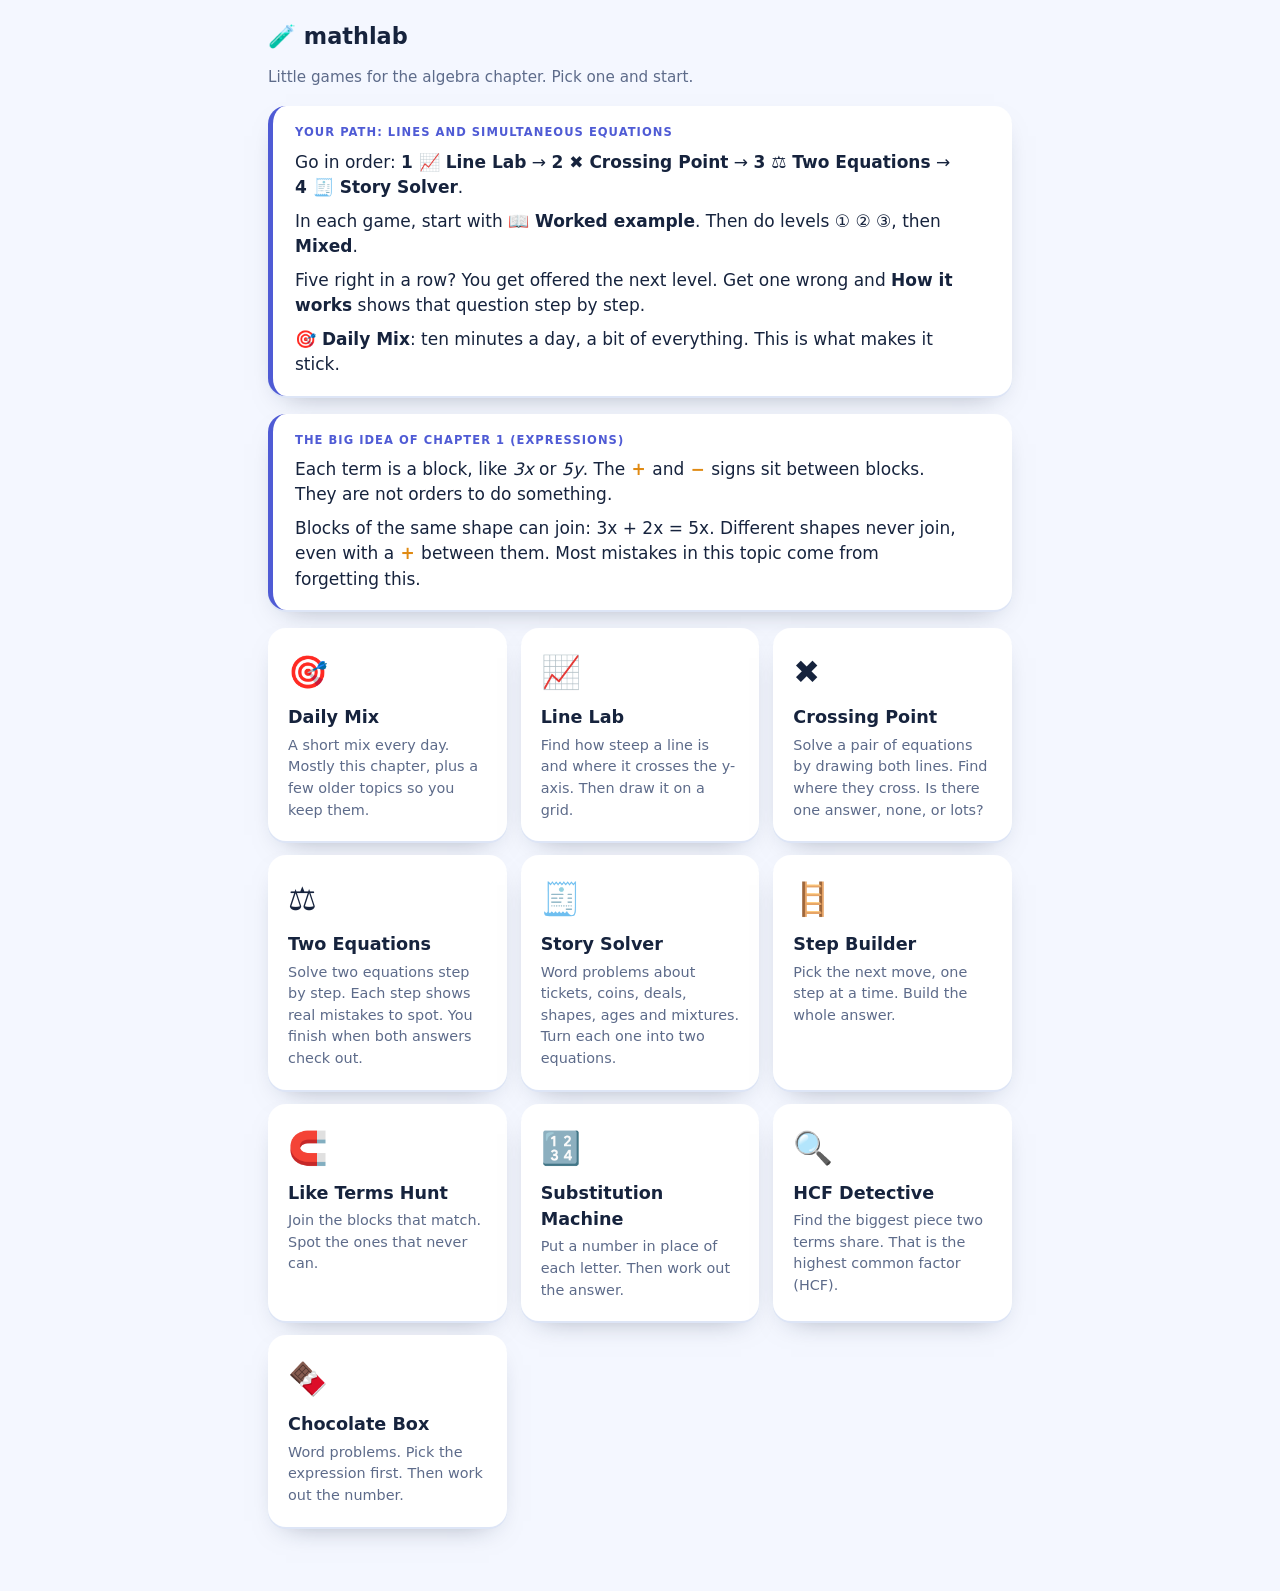
<file: index.html>
<!doctype html>
<html lang="en">
<head>
<meta charset="utf-8">
<meta name="viewport" content="width=device-width, initial-scale=1">
<title>mathlab — algebra, but fun</title>
<link rel="stylesheet" href="shared/theme.css?v=1129e16b">
</head>
<body>
<!-- GENERATED by tools/bundle.mjs from the apps' own registrations. Do not edit by hand. -->
<main class="wrap">
  <div class="topbar">
    <h1>🧪 mathlab</h1>
    <p class="tagline">Little games for the algebra chapter. Pick one and start.</p>
  </div>

  <div class="idea path">
    <b>Your path: lines and simultaneous equations</b>
    <p>Go in order: <strong>1 📈 Line Lab</strong> → <strong>2 ✖️ Crossing Point</strong> →
    <strong>3 ⚖️ Two Equations</strong> → <strong>4 🧾 Story Solver</strong>.</p>
    <p>In each game, start with <strong>📖 Worked example</strong>. Then do levels ① ② ③, then <strong>Mixed</strong>.</p>
    <p>Five right in a row? You get offered the next level. Get one wrong and <strong>How it works</strong> shows that question step by step.</p>
    <p><strong>🎯 Daily Mix</strong>: ten minutes a day, a bit of everything. This is what makes it stick.</p>
  </div>

  <div class="idea">
    <b>The big idea of chapter 1 (expressions)</b>
    <p>Each term is a block, like <em>3x</em> or <em>5y</em>. The <span class="op">+</span> and <span class="op">−</span>
    signs sit between blocks. They are not orders to do something.</p>
    <p>Blocks of the same shape can join: 3x + 2x = 5x. Different shapes never join, even with a
    <span class="op">+</span> between them. Most mistakes in this topic come from forgetting this.</p>
  </div>

  <div class="grid">
    <a class="tile" href="apps/daily-mix.html">
      <span class="emoji">🎯</span>
      <h2>Daily Mix</h2>
      <p>A short mix every day. Mostly this chapter, plus a few older topics so you keep them.</p>
    </a>
    <a class="tile" href="apps/line-lab.html">
      <span class="emoji">📈</span>
      <h2>Line Lab</h2>
      <p>Find how steep a line is and where it crosses the y-axis. Then draw it on a grid.</p>
    </a>
    <a class="tile" href="apps/crossing.html">
      <span class="emoji">✖️</span>
      <h2>Crossing Point</h2>
      <p>Solve a pair of equations by drawing both lines. Find where they cross. Is there one answer, none, or lots?</p>
    </a>
    <a class="tile" href="apps/two-equations.html">
      <span class="emoji">⚖️</span>
      <h2>Two Equations</h2>
      <p>Solve two equations step by step. Each step shows real mistakes to spot. You finish when both answers check out.</p>
    </a>
    <a class="tile" href="apps/story-solver.html">
      <span class="emoji">🧾</span>
      <h2>Story Solver</h2>
      <p>Word problems about tickets, coins, deals, shapes, ages and mixtures. Turn each one into two equations.</p>
    </a>
    <a class="tile" href="apps/step-builder.html">
      <span class="emoji">🪜</span>
      <h2>Step Builder</h2>
      <p>Pick the next move, one step at a time. Build the whole answer.</p>
    </a>
    <a class="tile" href="apps/like-terms.html">
      <span class="emoji">🧲</span>
      <h2>Like Terms Hunt</h2>
      <p>Join the blocks that match. Spot the ones that never can.</p>
    </a>
    <a class="tile" href="apps/substitution.html">
      <span class="emoji">🔢</span>
      <h2>Substitution Machine</h2>
      <p>Put a number in place of each letter. Then work out the answer.</p>
    </a>
    <a class="tile" href="apps/hcf-detective.html">
      <span class="emoji">🔍</span>
      <h2>HCF Detective</h2>
      <p>Find the biggest piece two terms share. That is the highest common factor (HCF).</p>
    </a>
    <a class="tile" href="apps/chocolate-box.html">
      <span class="emoji">🍫</span>
      <h2>Chocolate Box</h2>
      <p>Word problems. Pick the expression first. Then work out the number.</p>
    </a>
  </div>
</main>
</body>
</html>
</file>
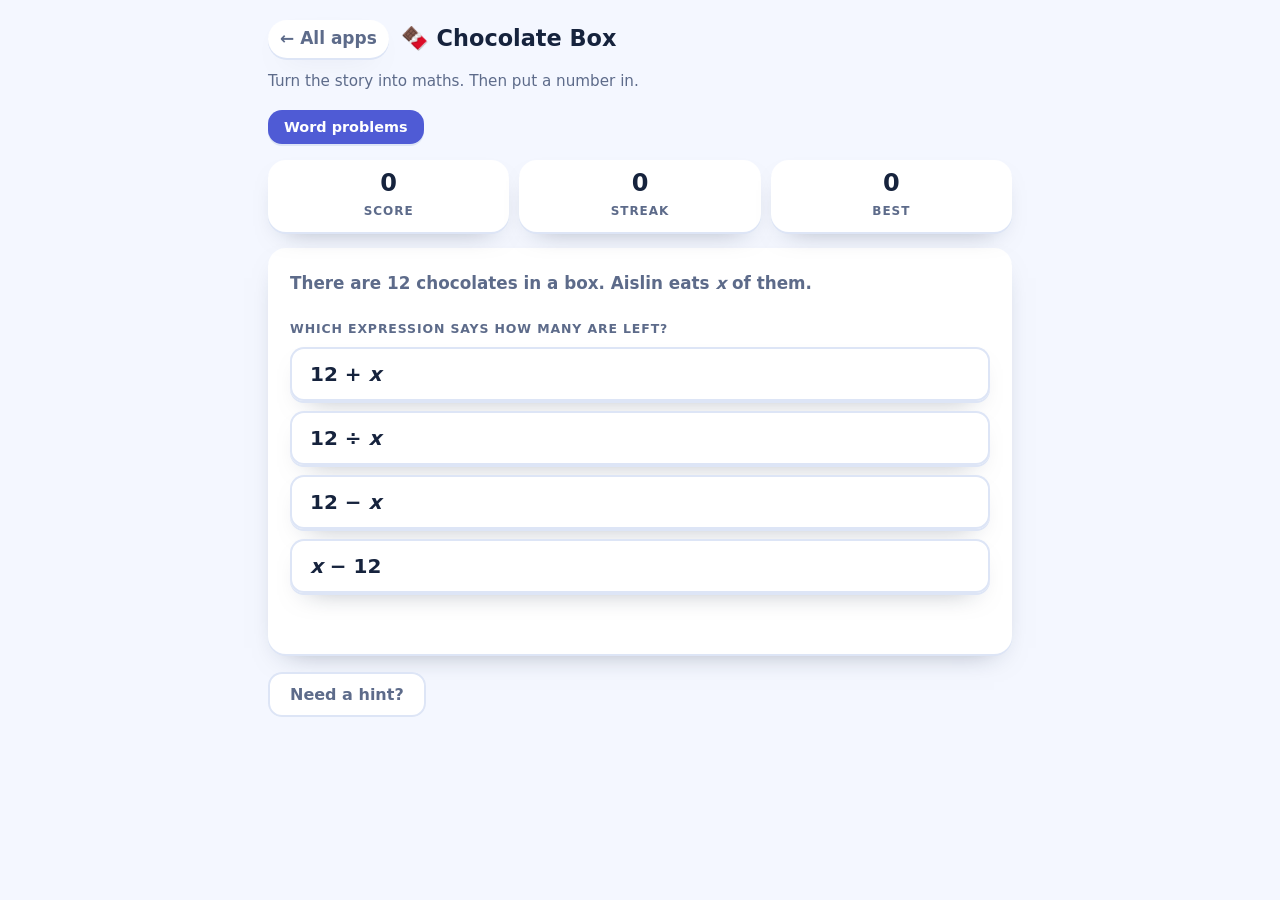
<file: apps/chocolate-box.html>
<!doctype html>
<html lang="en">
<head>
<meta charset="utf-8">
<meta name="viewport" content="width=device-width, initial-scale=1">
<title>Chocolate Box · mathlab</title>
<link rel="stylesheet" href="../shared/theme.css?v=1129e16b">
</head>
<body>
<main class="wrap">
  <div class="topbar">
    <a class="back" href="../index.html">← All apps</a>
    <h1>🍫 Chocolate Box</h1>
    <p class="tagline">Turn the story into maths. Then put a number in.</p>
  </div>
  <div id="game"></div>
</main>

<script src="../shared/engine.js?v=573a6efc"></script>
<script>
MathLab.app('chocolate-box', {
  emoji: '🍫',
  title: 'Chocolate Box',
  tagline: 'Turn the story into maths. Then put a number in.',
  blurb: 'Word problems. Pick the expression first. Then work out the number.',

  build() {
  const { rnd, pick, shuffle, mathHTML } = MathLab;

  /* Each story gives the right expression and the wrong ones people actually write.
     Offering the real mistakes as choices is the point: a blank box tells you nothing
     about which idea is broken, a chosen distractor tells you exactly. */

  function chocolates() {
    const N = pick([12, 16, 20, 24, 30]);
    return {
      story: 'There are <b>' + N + '</b> chocolates in a box. Aislin eats <i class="var">x</i> of them.',
      ask: 'Which expression says how many are <b>left</b>?',
      right: { text: N + ' − x', f: (x) => N - x },
      wrong: [
        { text: 'x − ' + N, f: (x) => x - N, why: 'That is the wrong way round. It gives a negative answer.' },
        { text: N + ' + x', f: (x) => N + x, why: 'Eating chocolates makes the number go down, not up.' },
        { text: N + ' ÷ x', f: (x) => N / x, why: 'Nothing is being shared out here.' },
      ],
      value: rnd(3, 9),
      letter: 'x',
    };
  }

  function halfOfTheRest() {
    const N = pick([16, 20, 24, 28]);
    return {
      story: 'There are <b>' + N + '</b> chocolates. Aislin eats <i class="var">x</i>. ' +
             'Then Brindi eats <b>half</b> of what is left.',
      ask: 'Which expression says how many <b>Brindi</b> eats?',
      right: { text: '(' + N + ' − x) ÷ 2', f: (x) => (N - x) / 2 },
      wrong: [
        { text: N + ' − x ÷ 2', f: (x) => N - x / 2, why: 'Without a bracket, only the x gets halved.' },
        { text: N + ' ÷ 2 − x', f: (x) => N / 2 - x, why: 'That halves the box before Aislin eats.' },
        { text: '(' + N + ' + x) ÷ 2', f: (x) => (N + x) / 2, why: 'Aislin eats some, so the pile gets smaller, not bigger.' },
      ],
      value: pick([4, 8, 10, 14]).valueOf() <= N ? pick([4, 8, 10]) : 4,
      letter: 'x',
    };
  }

  function change() {
    const price = rnd(2, 6);
    const paid = pick([20, 50]);
    return {
      story: 'A bag of sweets costs <b>$' + price + '</b>. You buy <i class="var">n</i> bags. ' +
             'You pay with a <b>$' + paid + '</b> note.',
      ask: 'Which expression says your <b>change</b>?',
      right: { text: paid + ' − ' + price + 'n', f: (n) => paid - price * n },
      wrong: [
        { text: price + 'n − ' + paid, f: (n) => price * n - paid, why: 'That is the wrong way round. The note is worth more than the bill.' },
        { text: paid + ' − ' + price + ' + n', f: (n) => paid - price + n, why: 'Multiply the price by the number of bags.' },
        { text: '(' + paid + ' − ' + price + ')n', f: (n) => (paid - price) * n, why: 'Only the price gets multiplied by n. The $' + paid + ' does not.' },
      ],
      value: rnd(2, 5),
      letter: 'n',
    };
  }

  function perimeter() {
    const less = rnd(2, 6);
    return {
      story: 'A rectangle is <i class="var">x</i> cm long. Its width is <b>' + less +
             ' cm less</b> than that.',
      ask: 'Which expression says the <b>perimeter</b>?',
      right: { text: '4x − ' + 2 * less, f: (x) => 4 * x - 2 * less },
      wrong: [
        { text: '2x − ' + less, f: (x) => 2 * x - less, why: 'That is only one long side and one short side. A rectangle has four sides.' },
        { text: '4x − ' + less, f: (x) => 4 * x - less, why: 'There are two short sides. So take off ' + less + ' twice.' },
        { text: 'x(x − ' + less + ')', f: (x) => x * (x - less), why: 'That is the area. The perimeter is the distance all the way round.' },
      ],
      value: rnd(5, 12),
      letter: 'x',
    };
  }

  function sharing() {
    const N = pick([24, 30, 36, 40]);
    const left = rnd(2, 5);
    return {
      story: '<b>' + N + '</b> sweets are shared equally between <i class="var">n</i> friends. ' +
             '<b>' + left + '</b> sweets are left over.',
      ask: 'Which expression says how many each friend gets?',
      right: { text: '(' + N + ' − ' + left + ') ÷ n', f: (n) => (N - left) / n },
      wrong: [
        { text: N + ' ÷ n − ' + left, f: (n) => N / n - left, why: 'Take the leftovers off the whole pile first. Then share.' },
        { text: N + ' ÷ n + ' + left, f: (n) => N / n + left, why: 'Nobody gets the leftovers. Take them away, do not add them.' },
        { text: '(' + N + ' + ' + left + ') ÷ n', f: (n) => (N + left) / n, why: 'The leftovers mean fewer to share, not more.' },
      ],
      value: pick([1, 2, 5, 7].filter((d) => (N - left) % d === 0)) || 1,
      letter: 'n',
    };
  }

  const STORIES = [chocolates, halfOfTheRest, change, perimeter, sharing];

  function round() {
    const s = pick(STORIES)();
    const options = shuffle([{ ...s.right, ok: true }, ...s.wrong.map((w) => ({ ...w, ok: false }))]);

    return {
      prompt: s.story,
      question: '',
      hint: 'Read one sentence at a time. Write down what each part does. ' +
            'If something happens to a whole amount, put a bracket round it.',
      solution: s.right.text,
      rightWhy: 'Yes! Each part of the story became one part of the expression.',
      explain: '<ol><li>The expression is <b>' + mathHTML(s.right.text) + '</b>.</li>' +
        s.wrong.map((w) => '<li>Not ' + mathHTML(w.text) + ': ' + w.why + '</li>').join('') + '</ol>',

      mount(stage, submit) {
        let picked = null;

        stage.innerHTML = `
          <p class="piece-label" data-ask></p>
          <div class="options" data-options></div>
          <p class="why-line" data-why> </p>
        `;
        stage.querySelector('[data-ask]').innerHTML = s.ask;

        const box = stage.querySelector('[data-options]');
        const why = stage.querySelector('[data-why]');

        const buttons = options.map((opt) => {
          const b = document.createElement('button');
          b.type = 'button';
          b.className = 'option';
          b.innerHTML = mathHTML(opt.text);
          b.addEventListener('click', () => choose(opt, b));
          box.appendChild(b);
          return b;
        });

        function choose(opt, btn) {
          if (picked) return;
          picked = opt;

          buttons.forEach((b, i) => {
            b.disabled = true;
            if (options[i].ok) b.classList.add('hit');
            else if (b === btn) b.classList.add('miss');
          });

          why.className = 'why-line ' + (opt.ok ? 'good' : 'bad');
          why.innerHTML = opt.ok
            ? 'Yes! ' + mathHTML(s.right.text) + ' does each step of the story in order. Now put a number in.'
            : opt.why + ' The expression is <b>' + mathHTML(s.right.text) + '</b>.';

          askValue(opt.ok);
        }

        /* Second half: the expression is only useful if you can actually use it. */
        function askValue(cleanSoFar) {
          const want = s.right.f(s.value);

          const box2 = document.createElement('div');
          box2.className = 'banned';
          box2.innerHTML =
            '<b>Now use it</b><p>Find the answer when <i class="var">' + s.letter +
            '</i> = <b>' + s.value + '</b>. Use ' + mathHTML(s.right.text) + '.</p>' +
            '<div data-stage2></div>';
          stage.appendChild(box2);

          MathLab.textAnswer(box2.querySelector('[data-stage2]'), (ok) => {
            const line = document.createElement('p');
            line.className = 'why-line ' + (ok ? 'good' : 'bad');
            line.innerHTML = ok
              ? 'Correct! ' + s.right.text.replace(new RegExp(s.letter, 'g'), s.value) + ' = ' + want + '.'
              : 'Not quite. The answer is <b>' + want + '</b>: ' +
                s.right.text.replace(new RegExp(s.letter, 'g'), s.value) + '.';
            box2.appendChild(line);

            const bridge = document.createElement('div');
            bridge.className = 'bridge';
            bridge.innerHTML =
              '<b>Written down</b><div class="written">' + mathHTML(s.right.text) +
              ',&nbsp; when ' + mathHTML(s.letter) + ' = ' + s.value + ' this is ' + want + '</div>';
            stage.appendChild(bridge);

            submit(ok && cleanSoFar);
          }, {
            placeholder: 'number',
            check: (raw) => {
              const n = Number(raw.replace(/[−–—]/g, '-').trim());
              return Number.isFinite(n) && Math.abs(n - want) < 1e-9;
            },
          });
        }
      },
    };
  }

  return [{ name: 'Word problems', make: round }];
  },
});
</script>
<script>MathLab.run('chocolate-box');</script>
</body>
</html>
</file>
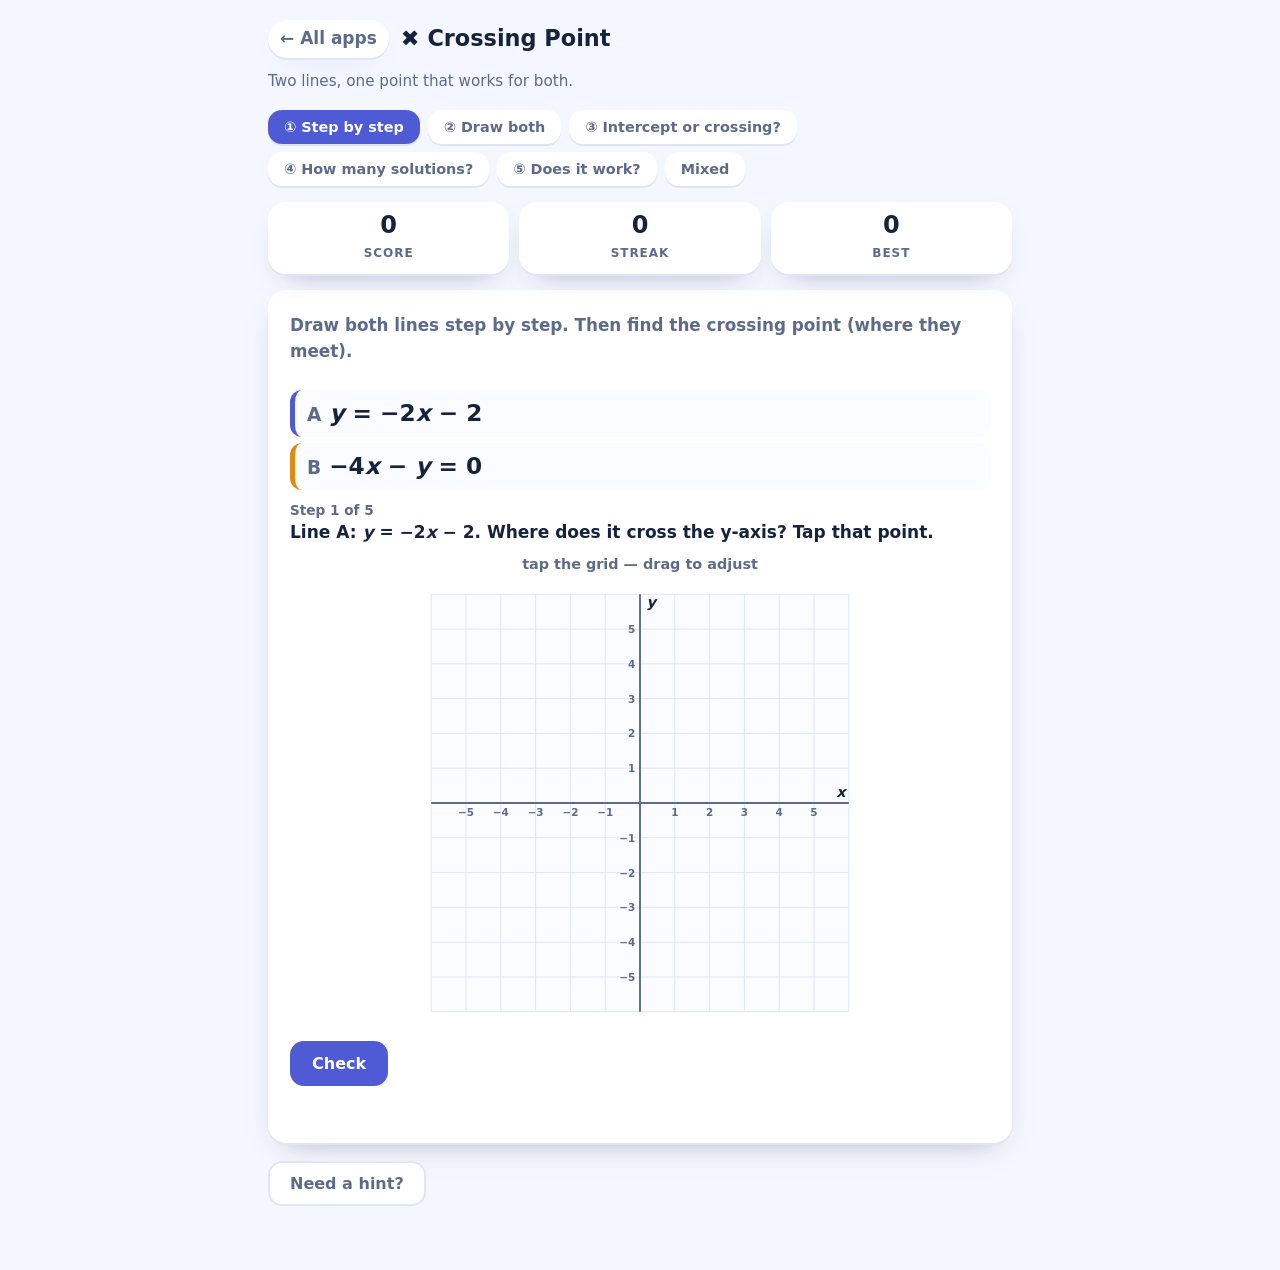
<file: apps/crossing.html>
<!doctype html>
<html lang="en">
<head>
<meta charset="utf-8">
<meta name="viewport" content="width=device-width, initial-scale=1">
<title>Crossing Point · mathlab</title>
<link rel="stylesheet" href="../shared/theme.css?v=1129e16b">
</head>
<body>
<main class="wrap">
  <div class="topbar">
    <a class="back" href="../index.html">← All apps</a>
    <h1>✖️ Crossing Point</h1>
    <p class="tagline">Two lines, one point that works for both.</p>
  </div>
  <div id="game"></div>
</main>

<script src="../shared/engine.js?v=573a6efc"></script>
<script src="../shared/linear.js?v=0ada118e"></script>
<script src="../shared/grid.js?v=16d8f245"></script>
<script>
MathLab.app('crossing', {
  emoji: '✖️',
  title: 'Crossing Point',
  tagline: 'Two lines, one point that works for both.',
  blurb: 'Solve a pair of equations by drawing both lines. Find where they cross. Is there one answer, none, or lots?',

  build() {
  const { rnd, pick, shuffle, note } = MathLab;
  const L = Linear;
  const { Q, eq, qText, isZero } = L;

  const ORDER = ['x', 'y'];
  const pt = (p) => '(' + qText(p.x) + ', ' + qText(p.y) + ')';
  const asQ = (p) => ({ x: Q(p.x), y: Q(p.y) });

  /** Show a line the way the worksheets do — sometimes y = mx + c, sometimes ax + by = c. */
  function shown(e, how = pick(['mc', 'mc', 'std', 'std', 'zero', 'cm'])) {
    if (how === 'mc') return L.dispHTML(L.layoutLine(e));
    if (how === 'cm') return L.dispHTML(L.layoutFor(e, 'y', true) || L.layoutLine(e));
    const n = L.normal(e);
    const sc = L.scale(n, pick([1, 1, -1]));
    return L.dispHTML(how === 'zero' ? L.layoutZero(sc, ORDER) : L.layoutStd(sc, ORDER));
  }

  function eqsBlock(stage, a, b) {
    const box = document.createElement('div');
    box.className = 'eqs';
    box.innerHTML = '<div class="eqn a"><span class="tag">A</span>' + a + '</div><div class="eqn b"><span class="tag">B</span>' + b + '</div>';
    stage.appendChild(box);
  }

  /** Check a point in each line — written as y = mx + c, the form a line is read in. */
  function checks(e1, e2, p) {
    const c = (e, tag) => L.checkDispHTML(L.layoutLine(e), asQ(p), tag, L.qText);
    return '<div class="checks">' + c(e1, 'A') + c(e2, 'B') + '</div>';
  }

  function addHTML(stage, html) {
    const d = document.createElement('div');
    d.innerHTML = html;
    stage.appendChild(d);
    return d;
  }

  /** Intercepts of a line that land on whole grid points inside ±6. */
  function intercepts(e, name) {
    const out = [];
    const xi = L.xIntercept(e), yi = L.yIntercept(e);
    if (xi && L.isInt(xi) && Math.abs(xi.n) <= 6) out.push({ x: L.num(xi), y: 0, what: 'where line ' + name + ' crosses the x-axis', trap: 'intercept-vs-intersection' });
    if (yi && L.isInt(yi) && Math.abs(yi.n) <= 6) out.push({ x: 0, y: L.num(yi), what: 'where line ' + name + ' crosses the y-axis', trap: 'intercept-vs-intersection' });
    return out;
  }

  function judgeTap(p, e1, e2, sol) {
    const P = asQ(p);
    if (eq(P.x, sol.x) && eq(P.y, sol.y)) return null;
    const ints = [...intercepts(e1, 'A'), ...intercepts(e2, 'B')];
    const hit = ints.find((i) => i.x === p.x && i.y === p.y);
    if (hit) return { trap: 'intercept-vs-intersection', why: 'That is ' + hit.what + '. The answer is where the two LINES meet each other.' };
    const onA = L.satisfies(e1, P), onB = L.satisfies(e2, P);
    if (onA || onB) return { trap: 'one-line-only', why: pt(p) + ' is on line ' + (onA ? 'A' : 'B') + ' but not on line ' + (onA ? 'B' : 'A') + '. It has to be on both lines.' };
    if (p.x === L.num(sol.y) && p.y === L.num(sol.x)) return { trap: 'coordinates-swapped', why: 'You swapped x and y. Write x first (across), then y (up).' };
    return { trap: 'crossing-other', why: 'Follow both lines with your finger. Tap where they meet.' };
  }

  const ptQ = (x, y) => '(' + qText(x) + ', ' + qText(y) + ')';
  const lineHTML = (d) => L.dispHTML(d);

  /** Working for "where does this line cross the y-axis / x-axis" — with this line's numbers. */
  function axisWork(e, axis) {
    const a = L.coef(e, 'x'), b = L.coef(e, 'y');
    if (axis === 'y') {
      const v = L.yIntercept(e);
      return 'Put x = 0: ' + lineHTML({ L: [L.T(b, 'y')], R: [L.T(e.k)] }) + (eq(b, 1) ? '' : ', so y = ' + L.qHTML(v)) + ' → ' + ptQ(0, v);
    }
    const v = L.xIntercept(e);
    return 'Put y = 0: ' + lineHTML({ L: [L.T(a, 'x')], R: [L.T(e.k)] }) + (eq(a, 1) ? '' : ', so x = ' + L.qHTML(v)) + ' → ' + ptQ(v, 0);
  }

  const EXPLAIN_CROSS = '<ol><li>A line is made of every point that makes its equation true.</li>' +
    '<li>The crossing point is on BOTH lines. So it makes BOTH equations true. That x and y are the solution.</li>' +
    '<li>An intercept is different. It is where ONE line meets an axis. It always has a 0 in it.</li>' +
    '<li>Always check the crossing point in both equations.</li></ol>';

  /* ---------------- ① step by step: build both lines, then cross ---------------- */

  function guidedRound() {
    const { e1, e2, sol } = L.graphPair({});
    const m1 = L.gradient(e1), c1 = L.yIntercept(e1);
    const B = L.scale(L.normal(e2), pick([1, -1]));
    const xiB = L.xIntercept(e2);
    const useXInt = xiB && L.isInt(xiB) && Math.abs(xiB.n) <= 6 && !L.isZero(xiB);
    const a = lineHTML(L.layoutLine(e1)), b = lineHTML(L.layoutStd(B, ORDER));

    const phases = [
      { line: 0, ask: 'Line A: ' + a + '. Where does it cross the <b>y-axis</b>? Tap that point.',
        ok: (p) => p.x === 0 && eq(Q(p.y), c1),
        because: 'In y = mx + c, the number on its own is ' + qText(c1) + '. That is the y-intercept (where it crosses the y-axis): ' + ptQ(0, c1) + '.',
        wrong: (p) => (p.y === 0 && eq(Q(p.x), c1) ? { trap: 'intercept-x-axis', why: 'That is on the x-axis. The y-intercept sits on the y-axis, where x = 0. It is ' + ptQ(0, c1) + '.' }
          : p.x === 0 && eq(Q(p.y), L.neg(c1)) ? { trap: 'intercept-sign', why: 'Check the sign. The number on its own is ' + qText(c1) + '.' }
          : { trap: 'intercept-other', why: 'On the y-axis, x = 0. Put x = 0 into y = mx + c. You get y = c = ' + qText(c1) + '.' }) },
      { line: 0, ask: 'Now use the gradient (how steep it is), ' + L.qHTML(m1) + '. From ' + ptQ(0, c1) + ' go ' + m1.d + ' right and ' + (m1.n < 0 ? -m1.n + ' down' : m1.n + ' up') + '. Tap that point.',
        ok: (p) => L.satisfies(e1, { x: Q(p.x), y: Q(p.y) }) && !(p.x === 0),
        because: 'Gradient ' + qText(m1) + ' means ' + (m1.n < 0 ? 'down ' + -m1.n : 'up ' + m1.n) + ' for every ' + m1.d + ' across. So ' + ptQ(m1.d, L.add(c1, m1.n)) + ' is on the line too.',
        wrong: (p) => (L.satisfies(e1, { x: Q(p.x), y: Q(-p.y + 2 * L.num(c1)) }) ? { trap: 'gradient-sign', why: 'Wrong direction. ' + (m1.n < 0 ? 'A negative gradient goes DOWN as you go right.' : 'A positive gradient goes UP as you go right.') }
          : { trap: 'gradient-wrong', why: 'Across first (' + m1.d + '), then ' + (m1.n < 0 ? 'down ' + -m1.n : 'up ' + m1.n) + '. Count the squares from ' + ptQ(0, c1) + '.' }) },
      { line: 1, ask: 'Line B: ' + b + '. Put <b>x = 0</b>. Where does it cross the y-axis? Tap it.',
        ok: (p) => p.x === 0 && eq(Q(p.y), L.yIntercept(e2)),
        because: axisWork(B, 'y') + '.',
        wrong: (p) => (p.y === 0 ? { trap: 'intercepts-swapped', why: 'x = 0 is the y-axis, the one going up and down. ' + axisWork(B, 'y') + '.' }
          : { trap: 'intercept-other', why: axisWork(B, 'y') + '.' }) },
      useXInt
        ? { line: 1, ask: 'Put <b>y = 0</b> in line B. Where does it cross the x-axis? Tap it.',
          ok: (p) => p.y === 0 && eq(Q(p.x), xiB),
          because: axisWork(B, 'x') + '. That is two points, so line B is drawn.',
          wrong: (p) => (p.x === 0 ? { trap: 'intercepts-swapped', why: 'y = 0 is the x-axis, the one going left to right. ' + axisWork(B, 'x') + '.' }
            : L.satisfies(e2, { x: Q(p.x), y: Q(p.y) }) ? { trap: 'intercept-other', why: 'That point IS on line B. But the x-intercept has y = 0. ' + axisWork(B, 'x') + '.' }
            : { trap: 'intercept-sign', why: axisWork(B, 'x') + '.' }) }
        : { line: 1, ask: 'Find one more point on line B. Pick an x. Work out y from ' + b + '. Then tap it.',
          ok: (p) => L.satisfies(e2, { x: Q(p.x), y: Q(p.y) }) && p.x !== 0,
          because: 'It makes ' + b + ' true, so it is on line B. That is two points, so line B is drawn.',
          wrong: () => ({ trap: 'line-other', why: 'Put your x into ' + b + ' and solve for y. Tip: the gradient of B is ' + qText(L.gradient(e2)) + '.' }) },
      { line: 2, ask: 'Both lines are drawn. Tap where they <b>cross</b>.',
        ok: (p) => eq(Q(p.x), sol.x) && eq(Q(p.y), sol.y),
        because: ptQ(sol.x, sol.y) + ' is on both lines. So it makes both equations true:',
        wrong: (p) => judgeTap(p, e1, e2, sol) },
    ];

    const round = {
      prompt: 'Draw both lines step by step. Then find the crossing point (where they meet).',
      question: '',
      solution: ptQ(sol.x, sol.y),
      explain: () => '<ol><li>Line A, ' + a + '. Start at the y-intercept (where it crosses the y-axis), ' + ptQ(0, c1) + '. Then use the gradient (how steep it is), ' + L.qHTML(m1) + ', for a second point.</li>' +
        '<li>Line B, ' + b + '. ' + axisWork(B, 'y') + (useXInt ? '. ' + axisWork(B, 'x') : '') + '.</li>' +
        '<li>The lines cross at ' + ptQ(sol.x, sol.y) + '.' + checks(e1, e2, { x: L.num(sol.x), y: L.num(sol.y) }) + '</li></ol>',
      mount(stage, submit) {
        eqsBlock(stage, a, b);
        // the instruction sits ABOVE the grid: below it, on a phone, it is off-screen
        const status = addHTML(stage, '<p class="step-prompt"></p>').firstChild;
        const grid = Grid.create(stage, {});
        const row = addHTML(stage, '<div class="answer-row"><button type="button">Check</button></div>');
        const btn = row.querySelector('button');
        const why = addHTML(stage, '<p class="why-line"> </p>').firstChild;
        let at = 0, misses = 0, tries = 0, pk = null;
        const placed = [[], []];
        const missedSteps = new Set();

        function start() {
          const ph = phases[at];
          status.innerHTML = '<span class="kind-blurb">Step ' + (at + 1) + ' of ' + phases.length + '</span>' + ph.ask;
          tries = 0;
          pk = Grid.picker(grid, { max: 1 });
          btn.hidden = false;
          btn.disabled = false;
        }

        function advance(p, ph) {
          pk.stop(); pk.clear();
          if (ph.line < 2) {
            placed[ph.line].push(p);
            grid.point(p.x, p.y, { cls: ph.line ? 'hot' : 'given', label: '(' + Grid.fmtNum(p.x) + ', ' + Grid.fmtNum(p.y) + ')' });
            if (placed[ph.line].length === 2) grid.line(ph.line ? e2 : e1, { cls: ph.line ? 'b' : 'a', label: ph.line ? 'B' : 'A' });
          }
          btn.hidden = true;
          const cont = addHTML(stage, '<div class="answer-row"><button type="button" class="continue">' + (at === phases.length - 1 ? 'Finish' : 'Continue →') + '</button></div>');
          cont.querySelector('button').addEventListener('click', () => {
            cont.remove();
            why.innerHTML = ' ';
            at++;
            if (at < phases.length) { start(); return; }
            // finishing every step is the win; the mistakes on the way cost points, not the round
            round.firstTry = misses === 0;
            submit(true, Math.max(6, 20 - 3 * misses), misses === 0
              ? 'All five steps right first time. You built both lines from the equations.'
              : 'Finished. ' + missedSteps.size + ' of ' + phases.length + ' steps needed another try. Open How it works to see each step again.');
          });
        }

        btn.addEventListener('click', () => {
          const [p] = pk.points();
          const ph = phases[at];
          if (!p) { why.className = 'why-line bad'; why.innerHTML = 'Tap a point on the grid first.'; return; }
          if (ph.ok(p)) {
            why.className = 'why-line good';
            why.innerHTML = ph.because + (ph.line === 2 ? checks(e1, e2, p) : '');
            if (ph.line === 2) grid.point(p.x, p.y, { cls: 'good', label: '(' + Grid.fmtNum(p.x) + ', ' + Grid.fmtNum(p.y) + ')' });
            advance(p, ph);
            return;
          }
          misses++; tries++;
          missedSteps.add(at);
          const w = ph.wrong(p) || { trap: 'crossing-other', why: 'Not that one.' };
          note('trap', { trap: w.trap });
          why.className = 'why-line bad';
          if (tries >= 2) {
            // show it, explain it, move on — a third blind try teaches nothing
            const want = ph.line === 2 ? { x: L.num(sol.x), y: L.num(sol.y) }
              : at === 0 ? { x: 0, y: L.num(c1) }
              : at === 1 ? { x: m1.d, y: L.num(L.add(c1, m1.n)) }
              : at === 2 ? { x: 0, y: L.num(L.yIntercept(e2)) }
              : useXInt ? { x: L.num(xiB), y: 0 } : (() => { for (let x = 1; x <= 6; x++) { const y = L.div(L.sub(e2.k, L.mul(L.coef(e2, 'x'), x)), L.coef(e2, 'y')); if (L.isInt(y) && Math.abs(y.n) <= 6) return { x, y: y.n }; } return { x: 0, y: L.num(L.yIntercept(e2)) }; })();
            why.innerHTML = w.why + ' It is (' + Grid.fmtNum(want.x) + ', ' + Grid.fmtNum(want.y) + '). ' + ph.because;
            if (ph.line === 2) grid.point(want.x, want.y, { cls: 'good' });
            advance(want, ph);
            return;
          }
          why.innerHTML = w.why + ' Try again.';
          pk.clear();
        });

        start();
      },
    };
    return round;
  }

  /* ---------------- spot the crossing (Mixed only) ---------------- */

  function findRound() {
    const { e1, e2, sol } = L.graphPair({});
    const a = shown(e1), b = shown(e2);
    return {
      prompt: 'Where do the lines cross? Tap the point.',
      question: '',
      solution: pt(sol),
      explain: EXPLAIN_CROSS,
      hint: 'Ignore where the lines hit the axes. Find the one spot where blue and orange touch.',
      mount(stage, submit) {
        eqsBlock(stage, a, b);
        const grid = Grid.create(stage, {});
        grid.line(e1, { cls: 'a', label: 'A' });
        grid.line(e2, { cls: 'b', label: 'B' });
        const pk = Grid.picker(grid, { max: 1 });
        const row = addHTML(stage, '<div class="answer-row"><button type="button">That\'s it</button></div>');
        const why = addHTML(stage, '<p class="why-line"> </p>').firstChild;
        row.querySelector('button').addEventListener('click', () => {
          const [p] = pk.points();
          if (!p) { why.innerHTML = 'Tap a point on the grid first.'; return; }
          pk.stop();
          row.querySelector('button').disabled = true;
          const bad = judgeTap(p, e1, e2, sol);
          grid.point(L.num(sol.x), L.num(sol.y), { cls: 'good', label: pt(sol) });
          addHTML(stage, checks(e1, e2, { x: L.num(sol.x), y: L.num(sol.y) }));
          if (!bad) { submit(true, undefined, 'Yes! It works in both equations. That is what a solution is.'); return; }
          note('trap', { trap: bad.trap });
          submit(false, 0, bad.why);
        });
      },
    };
  }

  /* ---------------- ② draw both, then cross ---------------- */

  function drawRound() {
    const { e1, e2, sol } = L.graphPair({});
    const a = shown(e1, pick(['mc', 'std'])), b = shown(e2, pick(['mc', 'std', 'cm']));
    return {
      prompt: 'Draw both lines, then find where they cross.',
      question: '',
      solution: pt(sol),
      explain: () => '<ol><li>Line A: ' + a + '. ' + axisWork(e1, 'y') + '. Then use the gradient (how steep it is), ' + L.qHTML(L.gradient(e1)) + '.</li>' +
        '<li>Line B: ' + b + '. ' + axisWork(e2, 'y') + '. Then use the gradient, ' + L.qHTML(L.gradient(e2)) + '.</li>' +
        '<li>They cross at ' + pt(sol) + '. Check it in both equations.</li></ol>',
      hint: 'Find two points on each line and tap them. The points where it crosses the axes work well.',
      mount(stage, submit) {
        eqsBlock(stage, a, b);
        const status = addHTML(stage, '<p class="step-prompt"></p>').firstChild;
        const grid = Grid.create(stage, {});
        const row = addHTML(stage, '<div class="answer-row"><button type="button">Check</button></div>');
        const btn = row.querySelector('button');
        const why = addHTML(stage, '<p class="why-line"> </p>').firstChild;
        let misses = 0;
        let phase = 0;
        let pk = null;
        const lines = [e1, e2];

        function start() {
          if (phase < 2) {
            status.innerHTML = 'Line ' + (phase ? 'B' : 'A') + ': tap two points on it.';
            pk = Grid.picker(grid, { max: 2, line: true });
          } else {
            status.innerHTML = 'Now tap where they cross.';
            pk = Grid.picker(grid, { max: 1 });
          }
        }

        btn.addEventListener('click', () => {
          const pts = pk.points();
          if (phase < 2) {
            if (pts.length < 2) { why.className = 'why-line bad'; why.innerHTML = 'You need two points for a line. Tap one more.'; note('unfinished', { what: 'one point' }); return; }
            const [p, q] = pts;
            const user = L.E({ x: q.y - p.y, y: p.x - q.x }, (q.y - p.y) * p.x + (p.x - q.x) * p.y);
            pk.stop(); pk.clear();
            const e = lines[phase];
            const ok = L.sameLine(user, e);
            grid.line(e, { cls: phase ? 'b' : 'a', label: phase ? 'B' : 'A' });
            if (!ok) {
              misses++;
              note('trap', { trap: 'draw-line' });
              why.className = 'why-line bad';
              why.innerHTML = 'Not quite. Here is line ' + (phase ? 'B' : 'A') + '. ' +
                (L.gradient(e) ? 'It crosses the y-axis at ' + qText(L.yIntercept(e)) + '. Its gradient is ' + qText(L.gradient(e)) + '.' : '');
            } else {
              why.className = 'why-line good';
              why.innerHTML = 'Line ' + (phase ? 'B' : 'A') + ' ✓';
            }
            phase++;
            start();
            return;
          }
          const [p] = pts;
          if (!p) { why.innerHTML = 'Tap the crossing point.'; return; }
          pk.stop();
          btn.disabled = true;
          const bad = judgeTap(p, e1, e2, sol);
          grid.point(L.num(sol.x), L.num(sol.y), { cls: 'good', label: pt(sol) });
          addHTML(stage, checks(e1, e2, { x: L.num(sol.x), y: L.num(sol.y) }));
          if (bad) { misses++; note('trap', { trap: bad.trap }); }
          if (bad) submit(false, 0, bad.why);
          else submit(true, Math.max(6, 20 - 5 * misses), misses ? 'You found the crossing point. Now you have seen both lines too.' : 'Both lines and the crossing point, all right first time.');
        });
        start();
      },
    };
  }

  /* ---------------- ③ intercept or intersection? ---------------- */

  function sortRound() {
    const { e1, e2, sol } = L.graphPair({});
    const cands = [
      { x: L.num(sol.x), y: L.num(sol.y), what: 'where the two lines cross' },
      ...intercepts(e1, 'A'), ...intercepts(e2, 'B'),
    ].filter((c, i, arr) => arr.findIndex((d) => d.x === c.x && d.y === c.y) === i);
    const target = Math.random() < 0.4 ? cands[0] : pick(cands);
    const labels = ['where the two lines cross', 'where line A crosses the x-axis', 'where line A crosses the y-axis',
      'where line B crosses the x-axis', 'where line B crosses the y-axis'];
    // a point can be two things at once (an intercept that is also the crossing)
    const isAlso = cands.filter((c) => c.x === target.x && c.y === target.y).map((c) => c.what);
    const opts = labels.map((lab) => ({
      html: lab[0].toUpperCase() + lab.slice(1),
      ok: isAlso.includes(lab),
      trap: 'intercept-vs-intersection',
      why: isAlso.includes(lab) ? ''
        : lab === labels[0] ? 'A crossing point is on BOTH lines. This one is on an axis. One of its numbers is 0.'
        : 'Look again. Which axis is it on, if any? Which line is it on?',
    }));
    return {
      prompt: 'What is the orange point?',
      question: '',
      explain: '<ol><li><b>Intercept</b>: where ONE line meets an axis. On the x-axis, y = 0. On the y-axis, x = 0. So an intercept always has a 0 in it.</li>' +
        '<li><b>Crossing point</b> (also called the intersection): where the TWO lines meet. It is on both lines. So it makes both equations true.</li>' +
        '<li>To test a point, ask: is one of its numbers 0? Is it on line A, line B, or both?</li></ol>',
      solution: pt(target) + ' is ' + isAlso.join(' and '),
      hint: 'On an axis, one of the numbers is 0. A crossing point is on both lines.',
      mount(stage, submit) {
        eqsBlock(stage, shown(e1), shown(e2));
        const grid = Grid.create(stage, {});
        grid.line(e1, { cls: 'a', label: 'A' });
        grid.line(e2, { cls: 'b', label: 'B' });
        grid.point(target.x, target.y, { cls: 'hot', r: 11 });
        MathLab.choice(stage, {
          options: opts,
          onDone(misses) {
            addHTML(stage, checks(e1, e2, target));
            grid.say(pt(target));
            submit(misses === 0, undefined, pt(target) + ' is ' + isAlso.join(' and ') + '.');
          },
        });
      },
    };
  }

  /* ---------------- ④ how many solutions? ---------------- */

  function signal(e1, e2) {
    const r = L.solve2(e1, e2, ORDER);
    if (r.kind === 'one') {
      const m1 = L.gradient(e1), m2 = L.gradient(e2);
      const perp = m1 && m2 && eq(L.mul(m1, m2), -1);
      return 'Different gradients' + (m1 && m2 ? ' (' + qText(m1) + ' and ' + qText(m2) + ')' : '') +
        '. So they cross exactly once, at ' + pt(r.sol) + '.' + (perp ? ' They meet at a right angle. That is still just one crossing.' : '');
    }
    // scale ② so the x-terms match, then subtract — exactly what elimination would do
    const ax = L.coef(e1, 'x'), bx = L.coef(e2, 'x');
    const f = !isZero(bx) ? L.div(ax, bx) : L.div(L.coef(e1, 'y'), L.coef(e2, 'y'));
    const d = L.subEq(e1, L.scale(e2, f));
    return r.kind === 'none'
      ? 'Same gradient, different y-intercepts. So the lines are parallel and never meet. The algebra says <b>0 = ' + qText(d.k) + '</b>. That is never true. No answer works.'
      : 'Rearrange both and they are the SAME line. The algebra says <b>0 = 0</b>. That is always true. Every point on the line works.';
  }

  function countRound() {
    const roll = Math.random();
    let e1, e2, kind;
    if (roll < 0.34) ({ e1, e2, kind } = L.specialPair('none'));
    else if (roll < 0.62) ({ e1, e2, kind } = L.specialPair('infinite'));
    else if (roll < 0.8) {
      // perpendicular-looking pair: a classic wrong category
      const m = pick([Q(1), Q(2), Q(-1), Q(1, 2), Q(-2), Q(3)]);
      const x0 = rnd(-3, 3), y0 = rnd(-3, 3);
      const mp = L.div(-1, m);
      e1 = L.lineMC(m, L.sub(y0, L.mul(m, x0)));
      e2 = L.lineMC(mp, L.sub(y0, L.mul(mp, x0)));
      kind = 'one';
    } else ({ e1, e2 } = L.graphPair({}), kind = 'one');
    const answer = { one: 'Exactly one', none: 'None', infinite: 'Infinitely many' };
    const why = {
      one: { none: 'They are not parallel. Lines with different gradients always cross once.', infinite: 'The gradients are different, so it is not the same line. They share just one point.' },
      none: { one: 'Rearrange both. Same gradient, different y-intercept. Parallel lines never meet.', infinite: 'Same gradient, but they cross the y-axis at different places. So they are two different parallel lines.' },
      infinite: { one: 'Rearrange both. They turn into the same line. Every point on it works.', none: 'Same gradient AND same y-intercept. That is one line written twice, not two parallel lines.' },
    };
    const traps = { 'one>none': 'parallel-one', 'infinite>none': 'coincident-none', 'none>infinite': 'parallel-coincident' };
    const a = shown(e1), b = shown(e2);
    return {
      prompt: 'How many solutions does this pair have?',
      question: '',
      solution: answer[kind],
      explain: '<ol><li>Rearrange both into y = mx + c. The gradient (m) is how steep it is. The y-intercept (c) is where it crosses the y-axis.</li><li>Different gradients → the lines cross once → <b>exactly one</b> solution. A right angle still counts as one.</li>' +
        '<li>Same gradient, different y-intercept → parallel, never meet → <b>no</b> solution. The algebra gives something false, like 0 = 7.</li>' +
        '<li>Same gradient AND same y-intercept → the same line twice → <b>infinitely many</b>. The algebra gives 0 = 0.</li></ol>',
      hint: 'Get both into y = mx + c. Compare the gradients first. Then compare the y-intercepts.',
      mount(stage, submit) {
        eqsBlock(stage, a, b);
        const opts = ['one', 'none', 'infinite'].map((k) => ({
          html: answer[k], ok: k === kind,
          trap: traps[k + '>' + kind] || 'count-solutions',
          why: k === kind ? '' : why[kind][k],
        }));
        MathLab.choice(stage, {
          options: opts,
          onDone(misses) {
            const grid = Grid.create(stage, {});
            grid.line(e1, { cls: 'a', label: 'A' });
            grid.line(e2, { cls: 'b', label: 'B', dashed: kind === 'infinite' });
            submit(misses === 0, undefined, signal(e1, e2));
          },
        });
      },
    };
  }

  /* ---------------- ⑤ does it work? ---------------- */

  function checkRound() {
    const { e1, e2, sol } = L.elimPair({ range: 6, maxCo: 5 });
    const kind = pick(['right', 'right', 'one', 'swap', 'sign']);
    let cand = sol;
    if (kind === 'one') {
      // another point on ① that is not on ②
      const a = L.coef(e1, 'x'), b = L.coef(e1, 'y');
      cand = { x: L.add(sol.x, b), y: L.sub(sol.y, a) };
    } else if (kind === 'swap') cand = { x: sol.y, y: sol.x };
    else if (kind === 'sign') cand = pick([{ x: L.neg(sol.x), y: sol.y }, { x: sol.x, y: L.neg(sol.y) }]);
    const works = L.satisfies(e1, cand) && L.satisfies(e2, cand);
    const onlyOne = !works && (L.satisfies(e1, cand) || L.satisfies(e2, cand));
    return {
      prompt: 'Is ' + pt(cand) + ' the solution of this pair?',
      question: '',
      solution: works ? 'Yes' : 'No. The solution is ' + pt(sol),
      explain: 'A solution must make BOTH equations true. Put x and y into each one. Work out the left side. Compare it with the right side. Equal both times → it is the solution. Equal in only one → it is just a point on that one line.',
      hint: 'Put x and y into BOTH equations. Do the two sides come out equal each time?',
      mount(stage, submit) {
        const box = document.createElement('div');
        box.className = 'eqs';
        box.innerHTML = '<div class="eqn a"><span class="tag">①</span>' + L.dispHTML(L.layoutStd(e1, ORDER)) + '</div>' +
          '<div class="eqn b"><span class="tag">②</span>' + L.dispHTML(L.layoutStd(e2, ORDER)) + '</div>';
        stage.appendChild(box);
        MathLab.choice(stage, {
          options: [
            { html: 'Yes, it works in both', ok: works, trap: onlyOne ? 'checked-one-only' : 'check-pair', why: onlyOne ? 'It works in one equation but not the other. A solution has to work in BOTH.' : 'Put x and y into each equation. Then compare the two sides.' },
            { html: 'No', ok: !works, trap: 'check-pair', why: 'Put x and y in. Both sides come out equal in both equations.' },
          ],
          onDone(misses) {
            addHTML(stage, '<div class="checks">' + L.checkHTML(e1, cand, ORDER, '①') + L.checkHTML(e2, cand, ORDER, '②') + '</div>');
            submit(misses === 0, undefined, works ? 'Equal both times, so it is the solution.' : 'Not equal every time, so it is not the solution. The solution is ' + pt(sol) + '.');
          },
        });
      },
    };
  }

  const MIX = [findRound, guidedRound, drawRound, sortRound, countRound, checkRound];

  return [
    { name: '① Step by step', make: guidedRound },
    { name: '② Draw both', make: drawRound },
    { name: '③ Intercept or crossing?', make: sortRound },
    { name: '④ How many solutions?', make: countRound },
    { name: '⑤ Does it work?', make: checkRound },
    { name: 'Mixed', make: () => pick(MIX)() },
  ];
  },
});
</script>
<script>MathLab.run('crossing');</script>
</body>
</html>
</file>
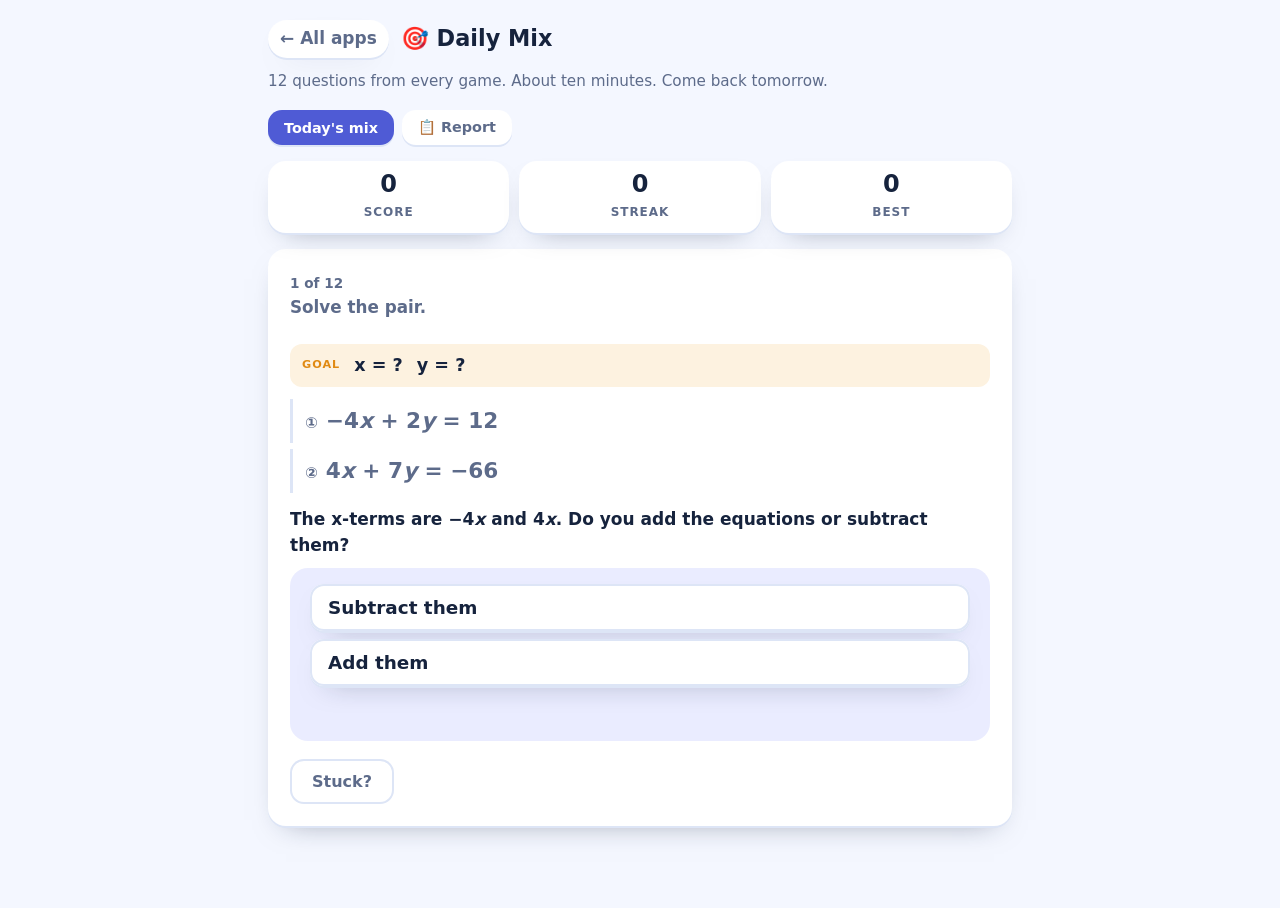
<file: apps/daily-mix.html>
<!doctype html>
<html lang="en">
<head>
<meta charset="utf-8">
<meta name="viewport" content="width=device-width, initial-scale=1">
<title>Daily Mix · mathlab</title>
<link rel="stylesheet" href="../shared/theme.css?v=1129e16b">
</head>
<body>
<main class="wrap">
  <div class="topbar">
    <a class="back" href="../index.html">← All apps</a>
    <h1>🎯 Daily Mix</h1>
    <p class="tagline">12 questions from every game. About ten minutes. Come back tomorrow.</p>
  </div>
  <div id="game"></div>
</main>

<script src="../shared/engine.js?v=573a6efc"></script>
<script src="../shared/algebra.js?v=f49aaedf"></script>
<script src="../shared/problems.js?v=7ef0eb90"></script>
<script src="../shared/linear.js?v=0ada118e"></script>
<script src="../shared/grid.js?v=16d8f245"></script>
<script src="../shared/stories.js?v=2736addb"></script>
<!-- every other app's registration, generated by tools/bundle.mjs -->
<script src="../shared/all-apps.js?v=8dba3bcf"></script>
<script>
MathLab.app('daily-mix', {
  emoji: '🎯',
  title: 'Daily Mix',
  tagline: '12 questions from every game. About ten minutes. Come back tomorrow.',
  blurb: 'A short mix every day. Mostly this chapter, plus a few older topics so you keep them.',

  build() {
  const { pick, note } = MathLab;

  /*
   * Interleaving is the best-supported technique for this age (Rohrer et al. 2020, d ≈ 0.83)
   * and spacing keeps older topics alive. So a session mixes ~75% of this chapter with ~25%
   * review, never says which topic a question is from, and is short enough to repeat daily.
   */
  const CHAPTER = ['line-lab', 'crossing', 'two-equations', 'story-solver'];
  const REVIEW = ['step-builder', 'like-terms', 'substitution', 'hcf-detective', 'chocolate-box'];
  const SESSION = 12;

  const available = new Map(MathLab.listApps().filter((a) => a.key !== 'daily-mix').map((a) => [a.key, a]));
  const levelCache = new Map();
  const levelsOf = (key) => {
    if (!levelCache.has(key)) levelCache.set(key, available.get(key).build());
    return levelCache.get(key);
  };
  // the levels that are practice, not settings: skip Mixed (it already mixes) and the extras
  const playable = (key) => levelsOf(key).filter((lv) => !/^(Mixed|🌶|✍️|Which kind\?|Match the story)/.test(lv.name));

  let count = 0;
  let results = [];
  let lastMisses = 0;

  function pickRound() {
    const chapter = CHAPTER.filter((k) => available.has(k));
    const review = REVIEW.filter((k) => available.has(k));
    const useReview = review.length && Math.random() < 0.25;
    const key = pick(useReview ? review : chapter);
    const levels = playable(key);
    // two misses in a row: step down to the first, gentlest level of an app
    const lv = lastMisses >= 2 ? levels[0] : pick(levels);
    return { key, lv };
  }

  function sessionRound() {
    if (count >= SESSION) return summary();
    count += 1;
    const { key, lv } = pickRound();
    const inner = lv.make();
    const round = {
      ...inner,
      origin: { app: key, level: lv.name },
      noHint: !!available.get(key).ownHints || inner.noHint,   // those apps bring their own Stuck? button
      prompt: '<span class="kind-blurb">' + count + ' of ' + SESSION + '</span>' + (inner.prompt || ''),
      mount(stage, submit) {
        inner.mount(stage, (ok, pts, why) => {
          const first = ok && inner.firstTry !== false;
          results.push({ key, ok: first });
          lastMisses = first ? 0 : lastMisses + 1;
          round.firstTry = inner.firstTry;
          submit(ok, pts, why);
        });
      },
    };
    return round;
  }

  function summary() {
    const right = results.filter((r) => r.ok).length;
    const byApp = {};
    for (const r of results) {
      byApp[r.key] = byApp[r.key] || { n: 0, ok: 0 };
      byApp[r.key].n++;
      if (r.ok) byApp[r.key].ok++;
    }
    note('session', { right, of: results.length });
    const rows = Object.entries(byApp).map(([k, v]) =>
      '<tr><td>' + available.get(k).emoji + ' ' + available.get(k).title + '</td><td class="n">' + v.ok + ' / ' + v.n + '</td></tr>').join('');
    return {
      noScore: true,
      prompt: 'All done for today!',
      question: '',
      mount(stage, submit) {
        stage.innerHTML = '<div class="report"><p class="summary-big">' + right + ' / ' + results.length + '</p>' +
          '<p>right first time. A little practice every day works best. Come back tomorrow for a new mix.</p>' +
          '<table>' + rows + '</table></div>';
        count = 0;
        results = [];
        lastMisses = 0;
        submit(true);
      },
    };
  }

  /* ---------------- report for grown-ups ---------------- */

  const TRAPS = {
    'implicit-one': 'Read −x as gradient 0',
    'gradient-sign': 'Gradient sign flipped',
    'intercept-sign': 'Intercept sign flipped',
    'intercept-x-axis': 'Put the y-intercept on the x-axis',
    'coefficient-as-gradient': 'Took the x-coefficient as gradient without rearranging',
    'forgot-divide': 'Rearranged but did not divide by the y-coefficient',
    'm-c-swapped': 'Swapped gradient and intercept',
    'intercepts-merged': 'Merged two intercepts into one point',
    'intercepts-swapped': 'Swapped the intercepts',
    'x-equals-horizontal': 'Took x = a as a horizontal line',
    'intercept-vs-intersection': 'Intercept instead of intersection',
    'one-line-only': 'Point on one line only',
    'coordinates-swapped': 'Swapped x and y',
    'parallel-one': 'Parallel lines → "one solution"',
    'coincident-none': 'Same line → "no solution"',
    'checked-one-only': 'Checked a pair in one equation only',
    'scale-not-rhs': 'Multiplied an equation but not its right side',
    'scale-first-only': 'Multiplied only the first term',
    'add-vs-subtract': 'Added when it should subtract (or the reverse)',
    'subtract-rhs': 'Subtracted the letters but added the numbers',
    'subtract-negative': 'Taking away a negative',
    'collect-sign': 'Collecting like terms with different signs (−4y + y = −5y)',
    'collect-flip': 'Sign of a collected term',
    'move-sign': 'Moved a number across without changing its sign',
    'value-sign': 'Sign slip in the last division',
    'value-upside-down': 'Divided the wrong way round',
    'value-subtract': 'Subtracted instead of dividing',
    'sub-coefficient': 'Dropped the coefficient when substituting',
    'sub-sign': 'Sign of a product when substituting',
    'sub-no-bracket': 'Substituted without a bracket',
    'expand-sign': 'Sign in front of a bracket',
    'expand-first-only': 'Multiplied only the first term in a bracket',
    'count-is-value': 'Mixed up a count with a total value',
    'swap-values': 'Matched prices/values to the wrong letter',
    'units-mix': 'Mixed cents and dollars',
    'dropped-letter': 'Dropped the letter from a rate (y = 3 instead of 3x)',
    'more-reversed': '"k more than" the wrong way round',
    'times-reversed': '"k times as many" the wrong way round (6S = P)',
    'more-is-times': 'Read "more than" as "times"',
    'age-shift-one': 'Added the years to one person only',
    'age-bracket': '2(e + 6) written as 2e + 6',
    'consecutive-odd': 'Consecutive odd numbers as x and x + 1',
    'average-is-sum': 'Used the average as the sum',
    'angle-sum-360': 'Angle sum 360° in a triangle',
    'half-perimeter': 'Perimeter as l + w',
    'adjacent-sides': 'Set adjacent sides equal',
    'break-even-equal': 'Break-even point counted as "cheaper"',
    'nonsense-answer': 'Accepted a negative or fractional count',
    'answer-swapped': 'Swapped x and y in the final answer',
    'add-rhs': 'Added the letters but not the numbers',
    'age-direction': '"Years ago" added instead of subtracted',
    'age-shift-now': 'Shifted ages that are about now',
    'apex-equals-base': 'Wrong pair of equal angles in an isosceles triangle',
    'average-halved': 'Halved the average instead of doubling',
    'break-even-direction': 'Which deal wins on which side of break-even',
    'break-even-never': 'Thought the cheaper rate never catches up',
    'break-even-side': 'Picked the dearer deal for a given amount',
    'change-one-part': 'Changed only the top (or bottom) of a fraction',
    'check-pair': 'Judged whether a pair works without checking it',
    'collect-multiply': 'Multiplied like terms instead of adding them',
    'consecutive-one': 'Wrote only one of two consecutive numbers',
    'cross-multiply': 'Cross-multiplied the wrong way round',
    'crossing-other': 'Tapped a point that is not the crossing',
    'difference-order': 'Difference as small − big',
    'draw-line': 'Drew a line wrongly',
    'expand-skip-term': 'Skipped a term when opening a bracket',
    'fee-rate-swapped': 'Swapped the one-off fee and the rate',
    'fewer-reversed': '"k fewer" the wrong way round',
    'flat-gradient': 'Gradient of a flat line',
    'gradient-other': 'Gradient misread',
    'gradient-wrong': 'Right start, wrong steepness',
    'intercept-other': 'Intercept misread',
    'intercept-wrong': 'Right steepness, wrong start',
    'line-other': 'Line drawn wrongly',
    'match-story': 'Matched equations to the wrong story',
    'mixture-no-total': 'Mixture: forgot to multiply the strength by the total',
    'percent-is-amount': 'Used a percentage as an amount',
    'perimeter-doubled': 'Perimeter doubled twice',
    'scale-arith': 'Arithmetic slip when multiplying an equation',
    'schema': 'Recognising the kind of word problem',
    'sign-copy': 'Copied an expression with the wrong sign',
    'square': 'Treated a rectangle as a square',
    'sub-wrong-letter': 'Substituted for the wrong letter',
    'sum-is-difference': 'Mixed up sum and difference',
    'swap-quantities': 'Matched quantities to the wrong item',
    'times-dropped': 'Dropped a "times as many"',
    'times-in-total': 'Multiplied again in the total',
    'times-is-more': 'Read "times" as "more than"',
    'times-wrong-letter': '"Twice a number" put on the wrong number',
    'value-is-count': 'Used a value equation as the count',
    'vertical-line': 'Vertical line x = a',
    'wrong-rate': 'Used the other company\'s rate',
    'wrong-total': 'Used the other shopper\'s total',
  };

  const label = (k) => TRAPS[k]
    || (k.startsWith('hence-') ? 'The "hence" part of a ' + k.slice(6) + ' question'
    : k.startsWith('typed-') ? 'Writing a line of working by hand' : k);

  function reportRound() {
    return {
      noScore: true,
      noHint: true,
      prompt: 'For grown-ups — what the last two weeks show',
      question: '',
      mount(stage, submit) {
        const since = Date.now() - 14 * 864e5;
        const log = MathLab.readLog().filter((e) => e.t >= since);
        const rounds = log.filter((e) => e.kind === 'round');
        const days = new Set(log.map((e) => new Date(e.t).toDateString())).size;
        const firstTry = rounds.filter((e) => e.firstTry).length;

        const perApp = {};
        for (const r of rounds) {
          const k = r.app || '?';
          perApp[k] = perApp[k] || { n: 0, ok: 0 };
          perApp[k].n++;
          if (r.firstTry) perApp[k].ok++;
        }
        const appRows = Object.entries(perApp).sort((a, b) => b[1].n - a[1].n).map(([k, v]) => {
          const a = available.get(k) || { emoji: '', title: k };
          const pct = Math.round((100 * v.ok) / v.n);
          return '<tr><td>' + a.emoji + ' ' + a.title + '</td><td class="n">' + v.n + '</td><td class="n">' + pct + '%</td></tr>';
        }).join('');

        const trapCount = {};
        for (const e of log.filter((x) => x.kind === 'trap')) trapCount[e.trap] = (trapCount[e.trap] || 0) + 1;
        const trapRows = Object.entries(trapCount).sort((a, b) => b[1] - a[1]).slice(0, 10).map(([k, n]) => {
          const max = Math.max(...Object.values(trapCount));
          return '<tr><td>' + label(k) + '</td><td class="n">' + n + '</td><td style="width:30%"><div class="bar" style="width:' + Math.round((100 * n) / max) + '%"></div></td></tr>';
        }).join('');

        const unfinished = log.filter((e) => e.kind === 'unfinished').length;
        const half = since + 7 * 864e5;
        const unf1 = log.filter((e) => e.kind === 'unfinished' && e.t < half).length;
        const unf2 = log.filter((e) => e.kind === 'unfinished' && e.t >= half).length;

        stage.innerHTML = '<div class="report">' +
          (rounds.length
            ? '<p class="summary-big">' + rounds.length + ' questions</p><p>on ' + days + ' day' + (days === 1 ? '' : 's') +
              ', ' + Math.round((100 * firstTry) / rounds.length) + '% right first time.</p>' +
              '<h3>By app</h3><table><tr><th>App</th><th class="n">Qs</th><th class="n">1st try</th></tr>' + appRows + '</table>' +
              '<h3>Mistakes met most</h3>' + (trapRows ? '<table>' + trapRows + '</table>' : '<p>None picked yet.</p>') +
              '<h3>Stopping before the end</h3><p>' + unfinished + ' times tried to submit with a part missing (' +
              unf1 + ' in week one, ' + unf2 + ' in week two). Fewer over time is the goal.</p>'
            : '<p>Nothing logged on this device yet. Play a few rounds first.</p>') +
          '<p class="kind-blurb">Stored only on this device. Nothing is sent anywhere.</p></div>';
        submit(true);
      },
    };
  }

  return [
    { name: 'Today\'s mix', make: sessionRound },
    { name: '📋 Report', make: reportRound },
  ];
  },
});
</script>
<script>MathLab.run('daily-mix');</script>
</body>
</html>
</file>
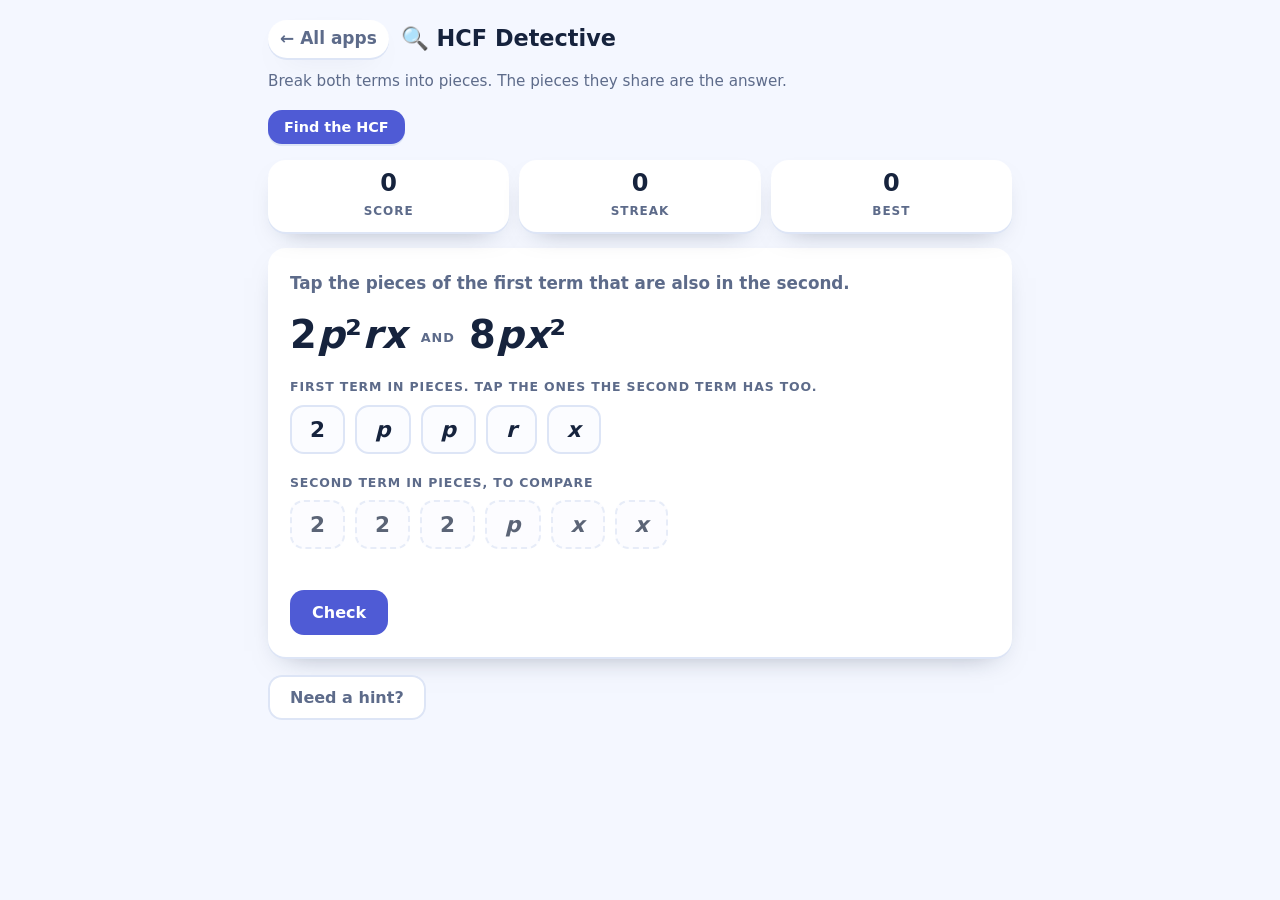
<file: apps/hcf-detective.html>
<!doctype html>
<html lang="en">
<head>
<meta charset="utf-8">
<meta name="viewport" content="width=device-width, initial-scale=1">
<title>HCF Detective · mathlab</title>
<link rel="stylesheet" href="../shared/theme.css?v=1129e16b">
</head>
<body>
<main class="wrap">
  <div class="topbar">
    <a class="back" href="../index.html">← All apps</a>
    <h1>🔍 HCF Detective</h1>
    <p class="tagline">Break both terms into pieces. The pieces they share are the answer.</p>
  </div>
  <div id="game"></div>
</main>

<script src="../shared/engine.js?v=573a6efc"></script>
<script>
MathLab.app('hcf-detective', {
  emoji: '🔍',
  title: 'HCF Detective',
  tagline: 'Break both terms into pieces. The pieces they share are the answer.',
  blurb: 'Find the biggest piece two terms share. That is the highest common factor (HCF).',

  build() {
  const { rnd, pick, shuffle, mathHTML, sup } = MathLab;

  const LETTERS = ['x', 'y', 'z', 'p', 'q', 'r', 'a', 'b', 'c'];

  /** Prime factors of n, smallest first: 26 -> [2, 13]. */
  function primes(n) {
    const out = [];
    let v = Math.abs(n);
    for (let d = 2; d * d <= v; d++) while (v % d === 0) { out.push(d); v /= d; }
    if (v > 1) out.push(v);
    return out;
  }

  /**
   * A term written out as the things it is multiplied from: 26xy²z becomes
   * 2 · 13 · x · y · y · z. Seeing the pieces IS the method — the HCF is just the
   * pieces that appear in both lists.
   */
  function pieces(term) {
    const out = primes(term.c).map(String);
    for (const k of Object.keys(term.v).sort()) {
      for (let i = 0; i < term.v[k]; i++) out.push(k);
    }
    for (const b of term.blocks || []) out.push(b);
    return out;
  }

  /** How a term is written normally: 26xy²z */
  function label(term) {
    const body = Object.keys(term.v).sort()
      .map((k) => k + (term.v[k] === 1 ? '' : sup(term.v[k]))).join('');
    const blocks = (term.blocks || []).join('');
    const c = term.c === 1 && (body || blocks) ? '' : String(term.c);
    return c + body + blocks;
  }

  /** The pieces present in both lists, counting repeats — this is the HCF. */
  function shared(a, b) {
    const pool = [...b];
    const out = [];
    for (const piece of a) {
      const at = pool.indexOf(piece);
      if (at !== -1) { out.push(piece); pool.splice(at, 1); }
    }
    return out;
  }

  const tally = (list) => {
    const m = new Map();
    for (const x of list) m.set(x, (m.get(x) || 0) + 1);
    return m;
  };

  const sameTally = (a, b) => {
    const ta = tally(a), tb = tally(b);
    if (ta.size !== tb.size) return false;
    for (const [k, v] of ta) if (tb.get(k) !== v) return false;
    return true;
  };

  /** Write a list of pieces back as a single term: [2, x, z] -> 2xz */
  function asTerm(list) {
    if (!list.length) return '1';
    let n = 1;
    const powers = new Map();
    for (const piece of list) {
      if (/^\d+$/.test(piece)) n *= Number(piece);
      else powers.set(piece, (powers.get(piece) || 0) + 1);
    }
    // letters first, then any whole brackets — b(b + 1), never (b + 1)b
    const body = [...powers.entries()]
      .sort((x, y) => {
        const bx = x[0].startsWith('('), by = y[0].startsWith('(');
        if (bx !== by) return bx ? 1 : -1;
        return x[0] < y[0] ? -1 : 1;
      })
      .map(([k, n]) => k + (n === 1 ? '' : sup(n)))
      .join('');
    return (n === 1 && body ? '' : String(n)) + body;
  }

  /* ---- the two terms ---- */

  const randomTerm = (letters, maxPower) => ({
    c: rnd(2, 30),
    v: Object.fromEntries(letters.map((k) => [k, rnd(1, maxPower)])),
  });

  function plainPair() {
    const all = shuffle(LETTERS.slice()).slice(0, 3);
    const pickSome = () => shuffle(all.slice()).slice(0, rnd(1, 3));
    const a = randomTerm(pickSome(), 3);
    const b = randomTerm(pickSome(), 3);
    return { a, b, note: 'Only take letters that are in both terms. Use the lower power of each.' };
  }

  /** The worksheet's harder pair: a whole bracket counts as one piece. */
  function blockPair() {
    const x = pick(LETTERS);
    const block = '(' + x + ' + 1)';
    const a = { c: rnd(2, 6), v: { [x]: 2 }, blocks: [block] };
    const b = { c: 1, v: { [x]: 1 }, blocks: [block] };
    return { a, b, note: 'A bracket counts as one piece. Never break it open. It is in both terms or it is not.' };
  }

  function round() {
    const { a, b, note } = Math.random() < 0.25 ? blockPair() : plainPair();
    const pa = pieces(a), pb = pieces(b);
    const want = shared(pa, pb);

    return {
      prompt: 'Tap the pieces of the <b>first</b> term that are also in the second.',
      question: mathHTML(label(a)) + '<span class="hcf-and">and</span>' + mathHTML(label(b)),
      hint: note + ' If they share nothing, the HCF is 1.',
      solution: asTerm(want),
      rightWhy: 'Yes! You took exactly the pieces in both terms. Multiply them for the HCF.',
      explain: '<ol><li>Break the first term into pieces: ' + pa.map((p) => mathHTML(p)).join(' · ') + '.</li>' +
        '<li>Break the second into pieces: ' + pb.map((p) => mathHTML(p)).join(' · ') + '.</li>' +
        '<li>Keep only the pieces in BOTH. If a piece repeats, keep the smaller count: ' + (want.length ? want.map((p) => mathHTML(p)).join(' · ') : 'none') + '.</li>' +
        '<li>Multiply them: HCF = <b>' + mathHTML(asTerm(want)) + '</b>.</li></ol>',

      mount(stage, submit) {
        const chosen = [];

        stage.innerHTML = `
          <p class="piece-label">First term in pieces. Tap the ones the second term has too.</p>
          <div class="chips" data-a></div>
          <p class="piece-label">Second term in pieces, to compare</p>
          <div class="chips" data-b></div>
          <p class="why-line" data-why> </p>
          <div class="answer-row"><button type="button" data-check>Check</button></div>
        `;

        const rowA = stage.querySelector('[data-a]');
        const rowB = stage.querySelector('[data-b]');
        const why = stage.querySelector('[data-why]');
        const check = stage.querySelector('[data-check]');

        const buttons = pa.map((piece, i) => {
          const btn = document.createElement('button');
          btn.type = 'button';
          btn.className = 'chip';
          btn.setAttribute('aria-pressed', 'false');
          btn.innerHTML = mathHTML(piece);
          btn.addEventListener('click', () => {
            const at = chosen.indexOf(i);
            if (at === -1) chosen.push(i); else chosen.splice(at, 1);
            btn.setAttribute('aria-pressed', String(chosen.includes(i)));
          });
          rowA.appendChild(btn);
          return btn;
        });

        for (const piece of pb) {
          const s = document.createElement('span');
          s.className = 'chip quiet';
          s.innerHTML = mathHTML(piece);
          rowB.appendChild(s);
        }

        check.addEventListener('click', () => {
          const picked = chosen.map((i) => pa[i]);
          const right = sameTally(picked, want);

          buttons.forEach((btn) => { btn.disabled = true; });
          check.disabled = true;

          const answer = asTerm(want);
          why.className = 'why-line ' + (right ? 'good' : 'bad');
          why.innerHTML = right
            ? 'Right pieces! Multiply them to get the HCF: <b>' + mathHTML(answer) + '</b>.'
            : 'Not quite. The pieces in both are ' +
              (want.length ? want.map((p) => mathHTML(p)).join(' · ') : 'nothing') +
              ', so the HCF is <b>' + mathHTML(answer) + '</b>.';

          const bridge = document.createElement('div');
          bridge.className = 'bridge';
          bridge.innerHTML =
            '<b>Written down</b><div class="written">HCF of ' + mathHTML(label(a)) + ' and ' +
            mathHTML(label(b)) + ' = ' + mathHTML(answer) + '</div>';
          stage.appendChild(bridge);

          submit(right);
        });
      },
    };
  }

  return [{ name: 'Find the HCF', make: round }];
  },
});
</script>
<script>MathLab.run('hcf-detective');</script>
</body>
</html>
</file>
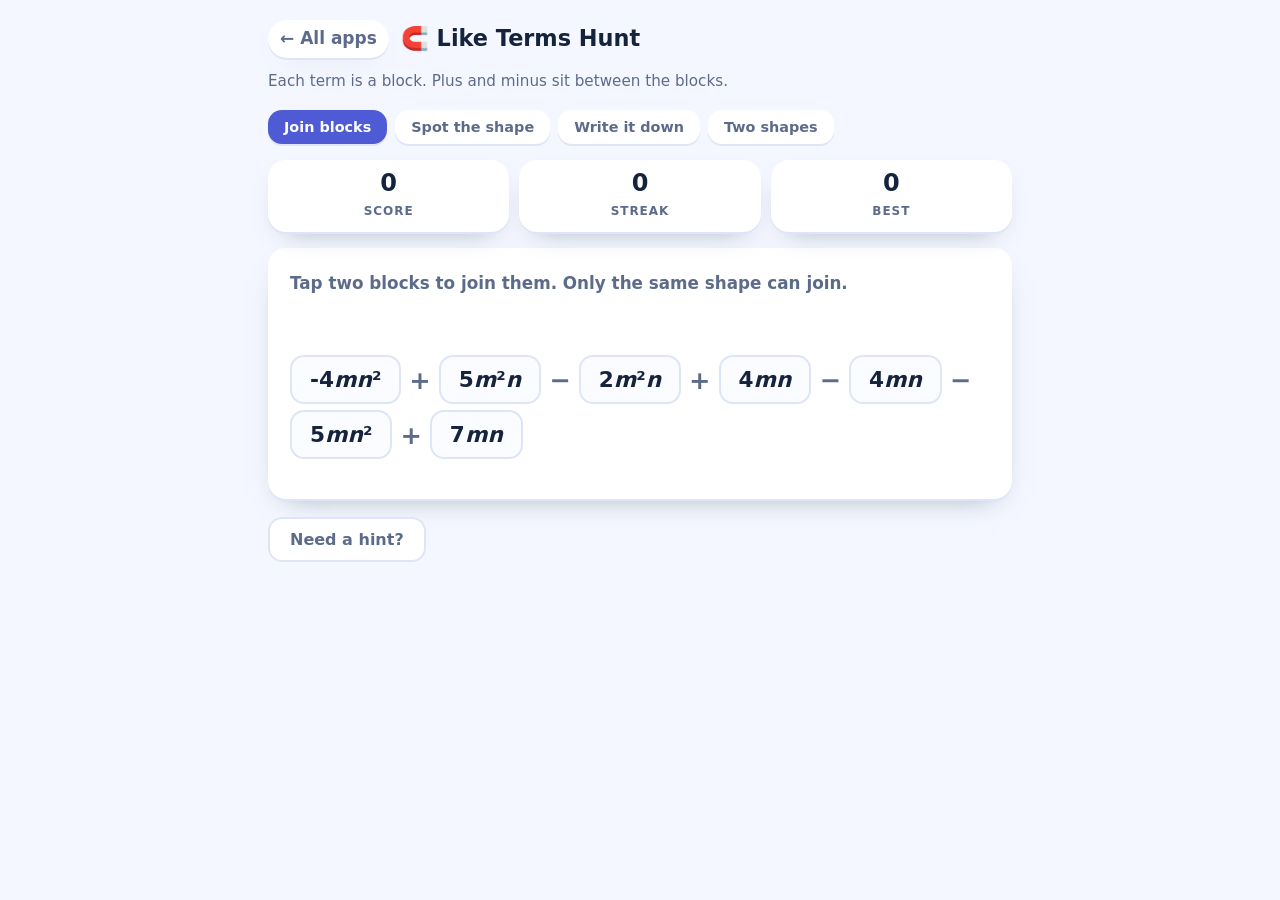
<file: apps/like-terms.html>
<!doctype html>
<html lang="en">
<head>
<meta charset="utf-8">
<meta name="viewport" content="width=device-width, initial-scale=1">
<title>Like Terms Hunt · mathlab</title>
<link rel="stylesheet" href="../shared/theme.css?v=1129e16b">
</head>
<body>
<main class="wrap">
  <div class="topbar">
    <a class="back" href="../index.html">← All apps</a>
    <h1>🧲 Like Terms Hunt</h1>
    <p class="tagline">Each term is a block. Plus and minus sit between the blocks.</p>
  </div>
  <div id="game"></div>
</main>

<script src="../shared/engine.js?v=573a6efc"></script>
<script>
MathLab.app('like-terms', {
  emoji: '🧲',
  title: 'Like Terms Hunt',
  tagline: 'Each term is a block. Plus and minus sit between the blocks.',
  blurb: 'Join the blocks that match. Spot the ones that never can.',

  build() {
  const { rnd, rndNonZero, pick, sample, shuffle, formatTerm, formatSum, signature, mathHTML } = MathLab;

  const FAMILIES = [['x', 'y'], ['p', 'q'], ['a', 'b'], ['m', 'n']];

  /** All the variable shapes a term can take for one letter pair. */
  const shapesFor = ([u, v]) => [
    {},
    { [u]: 1 }, { [v]: 1 },
    { [u]: 2 }, { [v]: 2 },
    { [u]: 1, [v]: 1 },
    { [u]: 2, [v]: 1 }, { [u]: 1, [v]: 2 },
    { [u]: 3 },
  ];

  const term = (vars) => ({ coeff: rndNonZero(-6, 8), vars });

  /** Name a shape the way the wall chart names it: squares, bars, numbers. */
  function shapeName(vars, plural = true) {
    const keys = Object.keys(vars);
    if (keys.length === 0) return plural ? 'numbers' : 'number';
    if (keys.length === 1 && vars[keys[0]] === 1) return plural ? 'bars' : 'bar';
    if (keys.length === 1 && vars[keys[0]] === 2) return plural ? 'squares' : 'square';
    if (keys.length === 1 && vars[keys[0]] === 3) return plural ? 'cubes' : 'cube';
    return formatTerm({ coeff: 1, vars }) + (plural ? ' blocks' : ' block');
  }

  /* ---- Level 1: tap every term like the glowing one ---- */

  function spotRound() {
    const shapes = shuffle(shapesFor(pick(FAMILIES)));
    const targetShape = shapes[0];
    const likeCount = rnd(1, 3);
    const decoyShapes = sample(shapes.slice(1), rnd(3, 4));

    const target = term(targetShape);
    const likes = Array.from({ length: likeCount }, () => term(targetShape));
    const decoys = decoyShapes.map(term);

    const others = shuffle([...likes, ...decoys]);
    const wanted = new Set(others.map((t, i) => (signature(t) === signature(target) ? i : -1))
                                 .filter((i) => i >= 0));

    return {
      prompt: 'Tap every block with the <b>same shape</b> as the glowing one. Then press Check.',
      question: '',
      hint: 'Same letters <i>and</i> same powers. The number in front does not matter. ' +
            '3<i class="var">pq</i> and −7<i class="var">pq</i> are the same shape.',
      solution: likes.map((t) => formatTerm(t)).join(', '),
      rightWhy: 'Yes! Same letters, same powers. The number in front never matters.',
      explain: '<ol><li>The shape of ' + mathHTML(formatTerm(target)) + ' is its letters and powers: ' + mathHTML(formatTerm({ coeff: 1, vars: target.vars })) + '.</li>' +
        '<li>A match needs exactly those letters, each with the same power. Order does not matter (pq = qp).</li>' +
        '<li>Same shape here: ' + likes.map((t) => mathHTML(formatTerm(t))).join(', ') + '. The others have a different letter or power.</li></ol>',

      mount(stage, submit) {
        const chosen = new Set();

        const targetRow = document.createElement('div');
        targetRow.className = 'chips';
        targetRow.style.marginBottom = '18px';
        const targetChip = document.createElement('span');
        targetChip.className = 'chip target';
        targetChip.innerHTML = mathHTML(formatTerm(target));
        targetRow.appendChild(targetChip);

        const row = document.createElement('div');
        row.className = 'chips';

        const buttons = others.map((t, i) => {
          const b = document.createElement('button');
          b.type = 'button';
          b.className = 'chip';
          b.setAttribute('aria-pressed', 'false');
          b.innerHTML = mathHTML(formatTerm(t));
          b.addEventListener('click', () => {
            if (chosen.has(i)) chosen.delete(i); else chosen.add(i);
            b.setAttribute('aria-pressed', String(chosen.has(i)));
          });
          row.appendChild(b);
          return b;
        });

        const actions = document.createElement('div');
        actions.className = 'answer-row';
        const check = document.createElement('button');
        check.type = 'button';
        check.textContent = 'Check';
        actions.appendChild(check);

        check.addEventListener('click', () => {
          const correct = chosen.size === wanted.size && [...chosen].every((i) => wanted.has(i));
          buttons.forEach((b, i) => {
            b.disabled = true;
            if (wanted.has(i)) b.classList.add('hit');
            else if (chosen.has(i)) b.classList.add('miss');
          });
          check.disabled = true;
          submit(correct);
        });

        stage.append(targetRow, row, actions);
      },
    };
  }

  /* ---- Level 2: join the blocks ----
     The mechanic carries the idea the wall chart can only assert. Two blocks of the same
     shape fuse and the shape visibly does not change, which is the whole of 3x²+4x²=7x².
     Two blocks of different shapes refuse to fuse and the joint between them lights up,
     so "you can't do that" is something the student watches instead of something they
     are told. Every round ends on the written line, or none of this transfers to paper. */

  // Variation theory: hold the shapes still for three rounds and change only the numbers,
  // so what varies is what the student is meant to notice.
  let seq = null;

  function nextSpec() {
    if (seq && seq.left > 0) {
      seq.left -= 1;
      return seq;
    }
    const family = pick(FAMILIES);
    const shapes = shuffle(shapesFor(family)).slice(0, rnd(2, 3));
    seq = { family, shapes, left: 2 };
    return seq;
  }

  function joinRound() {
    const { shapes } = nextSpec();

    const terms = [];
    for (const vars of shapes) {
      for (let i = 0, n = rnd(2, 3); i < n; i++) terms.push(term(vars));
    }
    shuffle(terms);

    const original = formatSum(terms);

    const round = {
      prompt: 'Tap two blocks to join them. Only the <b>same shape</b> can join.',
      question: '',
      hint: 'The + and − signs just sit between blocks. They are not orders. ' +
            'Joining adds the numbers in front. The shape stays the same.',
      solution: '',   // filled in once the round resolves

      mount(stage, submit) {
        const live = terms.map((t) => ({ ...t }));
        let picked = null;
        let mistakes = 0;

        const why = document.createElement('p');
        why.className = 'why-line';
        why.textContent = ' ';

        const expr = document.createElement('div');
        expr.className = 'expr';

        stage.append(why, expr);

        const say = (text, tone) => {
          why.className = 'why-line' + (tone ? ' ' + tone : '');
          why.innerHTML = text;
        };

        function finish() {
          const answer = live.length ? formatSum(live) : '0';
          round.solution = answer;

          const bridge = document.createElement('div');
          bridge.className = 'bridge';
          bridge.innerHTML =
            '<b>The same thing, written down</b>' +
            '<div class="written">' + mathHTML(original) + ' = ' + mathHTML(answer) + '</div>';
          stage.appendChild(bridge);

          submit(mistakes === 0);
        }

        function render(flash) {
          expr.innerHTML = '';

          live.forEach((t, i) => {
            if (i > 0) {
              const j = document.createElement('span');
              j.className = 'joint';
              j.textContent = t.coeff < 0 ? '−' : '+';
              if (flash && flash.joints.includes(i)) j.classList.add('blocked');
              expr.appendChild(j);
            }

            const b = document.createElement('button');
            b.type = 'button';
            b.className = 'chip';
            if (picked === i) b.classList.add('picked');
            if (flash && flash.shake.includes(i)) b.classList.add('shake');
            if (flash && flash.fuse === i) b.classList.add('fused');

            // after the first block the sign lives in the joint, so show the size only
            const shown = i === 0 ? formatTerm(t) : formatTerm({ ...t, coeff: Math.abs(t.coeff) });
            b.innerHTML = mathHTML(shown);
            b.addEventListener('click', () => tap(i));
            expr.appendChild(b);
          });
        }

        function tap(i) {
          if (picked === null) {
            picked = i;
            say('Now tap the block to join it with.');
            render();
            return;
          }
          if (picked === i) {
            picked = null;
            say(' ');
            render();
            return;
          }

          const a = live[picked];
          const b = live[i];

          if (signature(a) !== signature(b)) {
            mistakes += 1;
            const between = [];
            for (let k = Math.min(picked, i) + 1; k <= Math.max(picked, i); k++) between.push(k);
            say(
              formatTerm(a) + ' is ' + shapeName(a.vars) + ', ' +
              formatTerm(b) + ' is ' + shapeName(b.vars) +
              '. Different shapes never join. Pick two that match.',
              'bad',
            );
            render({ shake: [picked, i], joints: between, fuse: null });
            picked = null;
            return;
          }

          const sum = a.coeff + b.coeff;
          const name = shapeName(a.vars);
          const keep = Math.min(picked, i);
          const drop = Math.max(picked, i);

          if (sum === 0) {
            live.splice(drop, 1);
            live.splice(keep, 1);
            say(a.coeff + ' and ' + b.coeff + ' cancel out. No ' + name + ' left.', 'good');
            picked = null;
            render();
          } else {
            live[keep] = { coeff: sum, vars: a.vars };
            live.splice(drop, 1);
            say(
              a.coeff + ' and ' + b.coeff + ' make ' + sum + ' ' + name +
              '. The shape stays the same.',
              'good',
            );
            picked = null;
            render({ shake: [], joints: [], fuse: keep });
          }

          const done = !live.some((t, x) => live.some((u, y) => x !== y && signature(t) === signature(u)));
          if (done) finish();
        }

        render();
      },
    };

    return round;
  }

  /* ---- Levels 3 & 4: write the collected expression down ----
     This is the transfer step. Blocks are the model; standard notation is the exam. */

  function collectRound({ groups, perGroup }) {
    const shapes = shuffle(shapesFor(pick(FAMILIES))).slice(0, groups);

    const terms = [];
    const totals = [];

    for (const vars of shapes) {
      const count = rnd(perGroup[0], perGroup[1]);
      let sum = 0;
      for (let i = 0; i < count; i++) {
        const t = term(vars);
        terms.push(t);
        sum += t.coeff;
      }
      if (sum !== 0) totals.push({ coeff: sum, vars });
    }

    if (!totals.length) return collectRound({ groups, perGroup });   // everything cancelled — redraw

    const shown = shuffle(terms);
    const answer = formatSum(totals);

    return {
      prompt: 'Collect the like terms (same letters, same powers). Write the answer:',
      question: mathHTML(formatSum(shown)),
      hint: 'Find the matching shapes. Add the numbers in front of them. ' +
            'Keep the letters and powers as they are.',
      solution: answer,
      explain: '<ol>' + totals.map((t) => {
        const same = terms.filter((x) => signature(x) === signature(t));
        return '<li>' + same.map((x) => mathHTML(formatTerm(x))).join(', ') + ' are the same shape. Add the numbers in front: ' +
          same.map((x) => x.coeff).join(' + ').replace(/\+ -/g, '− ') + ' = ' + t.coeff + ' → ' + mathHTML(formatTerm(t)) + '</li>';
      }).join('') + '<li>Different shapes stay apart: <b>' + mathHTML(answer) + '</b></li></ol>',

      mount(stage, submit) {
        MathLab.textAnswer(stage, submit, {
          placeholder: 'e.g. 6pq',
          check: (raw) => MathLab.sameExpression(raw, answer),
        });
      },
    };
  }

  // Joining is the game. It lands first because it is what carries the idea; spotting is
  // the easier warm-up you drop back to, not the front door.
  return [
    { name: 'Join blocks', make: joinRound },
    { name: 'Spot the shape', make: spotRound },
    { name: 'Write it down', make: () => collectRound({ groups: 1, perGroup: [3, 3] }) },
    { name: 'Two shapes', make: () => collectRound({ groups: 2, perGroup: [2, 3] }) },
  ];
  },
});
</script>
<script>MathLab.run('like-terms');</script>
</body>
</html>
</file>
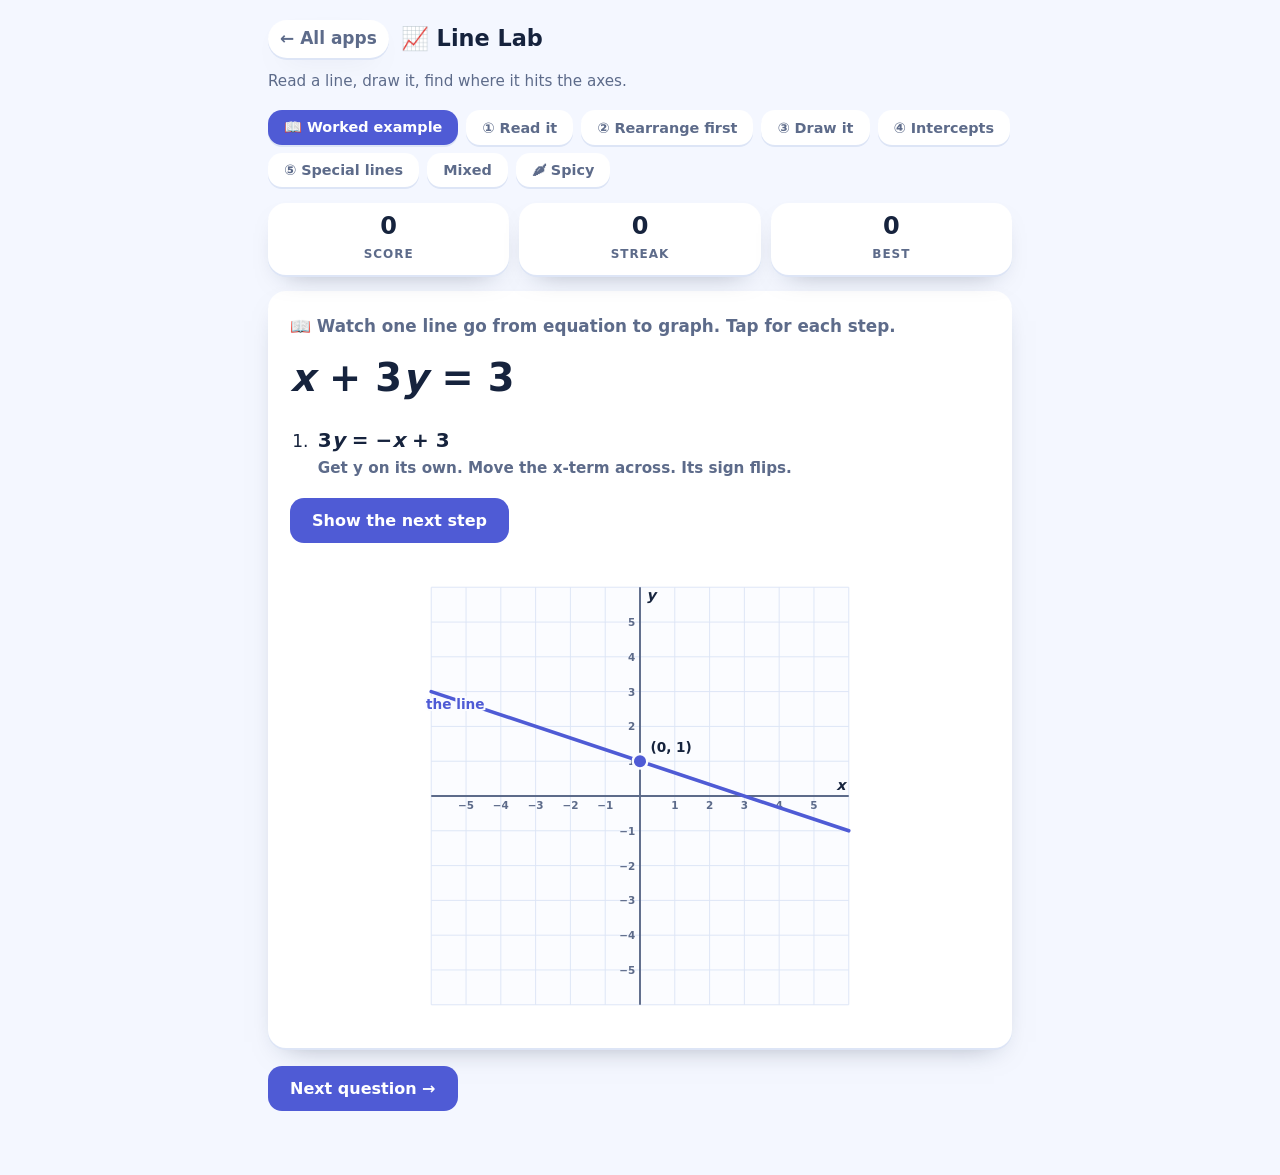
<file: apps/line-lab.html>
<!doctype html>
<html lang="en">
<head>
<meta charset="utf-8">
<meta name="viewport" content="width=device-width, initial-scale=1">
<title>Line Lab · mathlab</title>
<link rel="stylesheet" href="../shared/theme.css?v=1129e16b">
</head>
<body>
<main class="wrap">
  <div class="topbar">
    <a class="back" href="../index.html">← All apps</a>
    <h1>📈 Line Lab</h1>
    <p class="tagline">Read a line, draw it, find where it hits the axes.</p>
  </div>
  <div id="game"></div>
</main>

<script src="../shared/engine.js?v=573a6efc"></script>
<script src="../shared/linear.js?v=0ada118e"></script>
<script src="../shared/grid.js?v=16d8f245"></script>
<script>
MathLab.app('line-lab', {
  emoji: '📈',
  title: 'Line Lab',
  tagline: 'Read a line, draw it, find where it hits the axes.',
  blurb: 'Find how steep a line is and where it crosses the y-axis. Then draw it on a grid.',

  build() {
  const { rnd, rndNonZero, pick, mathHTML, note } = MathLab;
  const L = Linear;
  const { Q, eq, neg, div, isZero, qHTML, qText, SLOPES } = L;

  const lineHTML = (d) => L.dispHTML(d);
  const pt = (x, y) => '(' + qText(x) + ', ' + qText(y) + ')';

  /** The gradient a slip produces, named — so feedback can say WHICH mistake it was. */
  function diagnoseGradient(got, m, c, written) {
    if (isZero(got) && eq(L.abs(m), 1)) {
      return { trap: 'implicit-one', why: (m.n < 0 ? '−x' : 'x') + ' means ' + qText(m) + ' × x. So the gradient is ' + qText(m) + ', not 0.' };
    }
    if (written && eq(got, written) && !eq(written, m)) {
      return { trap: 'coefficient-as-gradient', why: 'The number in front of x only gives the gradient once y is on its own.' };
    }
    if (eq(got, neg(m))) return { trap: 'gradient-sign', why: 'Check the sign of the gradient. ' + (m.n < 0 ? 'This line goes downhill, so it is negative.' : 'This line goes uphill, so it is positive.') };
    if (eq(got, c) && !eq(c, m)) return { trap: 'm-c-swapped', why: 'That is the y-intercept. The gradient is the number in front of x.' };
    if (isZero(m)) return { trap: 'flat-gradient', why: 'There is no x at all. So the line is flat and the gradient is 0.' };
    return { trap: 'gradient-other', why: 'Write the line as y = mx + c. The gradient is the number in front of x.' };
  }

  function diagnoseIntercept(got, m, c) {
    if (eq(got, neg(c))) return { trap: 'intercept-sign', why: 'Check the sign. The line crosses the y-axis at ' + qText(c) + '.' };
    if (!isZero(m) && eq(got, div(neg(c), m))) return { trap: 'intercept-x-axis', why: 'That is where it crosses the x-axis. The y-intercept is where x = 0.' };
    if (eq(got, m) && !eq(c, m)) return { trap: 'm-c-swapped', why: 'That is the gradient. The y-intercept is the number on its own.' };
    return { trap: 'intercept-other', why: 'Put x = 0 and work out y. That is where the line crosses the y-axis.' };
  }

  /* ---------------- explanations, with this question's own numbers ---------------- */

  const M = (h) => '<span class="m">' + h + '</span>';

  /** How to read m and c off a line already in y = … form. */
  function explainRead(e, m, c, shownHTML) {
    const std = lineHTML(L.layoutLine(e));
    const steps = [];
    if (isZero(m)) steps.push('There is no x-term. So y is the same everywhere. The line is flat and the gradient (how steep it is) is <b>0</b>.');
    else steps.push('Match it to ' + M('y = <i class="var">m</i>x + <i class="var">c</i>') + (shownHTML !== std ? '. ' + M(shownHTML) + ' is the same as ' + M(std) : '. Here it is ' + M(std)) + '.');
    if (eq(L.abs(m), 1)) steps.push(M(m.n < 0 ? '−x' : 'x') + ' means ' + M(qText(m) + ' × x') + '. So the gradient (how steep it is) is <b>' + qHTML(m) + '</b>, not 0.');
    else if (!isZero(m)) steps.push('The number in front of x is the gradient (how steep it is): <b>' + qHTML(m) + '</b>' + (m.d > 1 ? '. That means up ' + m.n + ' for every ' + m.d + ' across' : '') + '.');
    steps.push(isZero(c) ? 'There is no number on its own. So it crosses the y-axis at <b>0</b>. It goes through the origin.'
      : 'The number on its own is the y-intercept (where it crosses the y-axis): <b>' + qHTML(c) + '</b>. That is the point ' + M(pt(0, c)) + '. Check it: put x = 0 and you get y = ' + qText(c) + '.');
    return '<ol>' + steps.map((x) => '<li>' + x + '</li>').join('') + '</ol>';
  }

  /** Rearranging a·x + b·y = k into y = mx + c, every line shown. */
  function explainRearrange(e, shownHTML) {
    const a = L.coef(e, 'x'), b = L.coef(e, 'y');
    const steps = ['Start: ' + M(shownHTML)];
    steps.push('Keep the y-term on the left. Move the rest across. Each sign flips: ' + M(lineHTML({ L: [L.T(b, 'y')], R: [L.T(neg(a), 'x'), L.T(e.k)] })));
    if (!eq(b, 1)) steps.push('Divide EVERY term by ' + qHTML(b) + ': ' + M(lineHTML(L.layoutLine(e))));
    steps.push('Now read it. Gradient (how steep it is): ' + M(qHTML(L.gradient(e))) + '. Y-intercept (where it crosses the y-axis): ' + M(qHTML(L.yIntercept(e))) + '.');
    return '<ol>' + steps.map((x) => '<li>' + x + '</li>').join('') + '</ol>';
  }

  /** Drawing from y = mx + c: start on the y-axis, then step with the gradient. */
  function explainDraw(e, m, c) {
    if (m === null) {
      const k = L.div(e.k, L.coef(e, 'x'));
      return 'Every point on ' + M(lineHTML(L.layoutLine(e))) + ' has x = ' + qText(k) + '. It does not matter what y is: ' + M(pt(k, 0)) + ', ' + M(pt(k, 1)) + ', ' + M(pt(k, 2)) + ' … So it is a straight up-and-down line through x = ' + qText(k) + '.';
    }
    if (isZero(m)) return 'Every point has y = ' + qText(c) + ': ' + M(pt(0, c)) + ', ' + M(pt(1, c)) + ' … So it is a flat line at height ' + qText(c) + '.';
    const run = m.d, rise = m.n;
    const p2 = { x: Q(run), y: L.add(c, rise) };
    return '<ol><li>Start at the y-intercept (where it crosses the y-axis): ' + M(pt(0, c)) + '.</li>' +
      '<li>The gradient (how steep it is) is ' + M(qHTML(m)) + '. That means ' + (rise < 0 ? 'down ' + -rise : 'up ' + rise) + ' for every ' + run + ' across' + (run === 1 ? '' : '. The bottom of the fraction is the steps across') + '.</li>' +
      '<li>From ' + M(pt(0, c)) + ' go ' + run + ' right and ' + (rise < 0 ? -rise + ' down' : rise + ' up') + ': ' + M(pt(p2.x, p2.y)) + '.</li>' +
      '<li>Join the two points. Then extend the line both ways.</li></ol>';
  }

  /* ---------------- 📖 worked example ---------------- */

  function workedRound() {
    const { eq: e0 } = L.mcLine({ frac: Math.random() < 0.5, cRange: 4 });
    const e = L.normal(e0);
    const m = L.gradient(e), c = L.yIntercept(e);
    const a = L.coef(e, 'x'), b = L.coef(e, 'y');
    const shown = lineHTML(L.layoutStd(e, ['x', 'y']));
    const xi = L.xIntercept(e);
    return {
      noScore: true,
      noHint: true,
      prompt: '📖 Watch one line go from equation to graph. Tap for each step.',
      question: shown,
      mount(stage, submit) {
        const steps = [
          { html: lineHTML({ L: [L.T(b, 'y')], R: [L.T(neg(a), 'x'), L.T(e.k)] }), because: 'Get y on its own. Move the x-term across. Its sign flips.' },
          ...(eq(b, 1) ? [] : [{ html: lineHTML(L.layoutLine(e)), because: 'Divide every term by ' + qText(b) + '.' }]),
          { html: 'gradient ' + qHTML(m) + ', y-intercept ' + qHTML(c), because: 'In y = mx + c, the number in front of x is the gradient (how steep it is). The number on its own is the y-intercept (where it crosses the y-axis).' },
          { html: 'start at ' + pt(0, c), because: 'The y-intercept is a point ON the y-axis. So x is 0 there.' },
          { html: 'next point ' + pt(Q(m.d), L.add(c, m.n)), because: 'Gradient ' + qText(m) + ' means ' + (m.n < 0 ? 'down ' + -m.n : 'up ' + m.n) + ' for every ' + m.d + ' across.' },
          ...(xi && L.isInt(xi) && !isZero(xi) ? [{ html: 'check: crosses the x-axis at ' + pt(xi, 0), because: 'Put y = 0 in ' + shown.replace(/<[^>]+>/g, '') + ' and solve for x. This point should be on your line.' }] : []),
          { html: 'join and extend', because: 'Two points make the line. A third point, like the x-intercept, catches mistakes.' },
        ];
        MathLab.worked(stage, { steps, tryLevel: 1, onDone() {} });
        const grid = Grid.create(stage, {});
        grid.line(e, { cls: 'a', label: 'the line' });
        grid.point(0, L.num(c), { cls: 'given', label: pt(0, c) });
        submit(true);
      },
    };
  }

  /* ---------------- ① read it ---------------- */

  function readRound(frac) {
    const kind = pick(['mc', 'mc', 'cm', 'negx', 'negx', 'flat', 'origin']);
    let m, c;
    if (kind === 'negx') { m = Q(pick([-1, -1, 1])); c = rndNonZero(-7, 7); }
    else if (kind === 'flat') { m = Q(0); c = rndNonZero(-6, 6); }
    else if (kind === 'origin') { m = pick(frac ? SLOPES.frac : SLOPES.whole); c = 0; }
    else { m = pick(frac ? SLOPES.frac : SLOPES.whole); c = rnd(-7, 7); }
    c = Q(c);
    const e = L.lineMC(m, c);
    const constFirst = kind === 'cm' || (kind === 'negx' && Math.random() < 0.5);
    const shown = lineHTML(constFirst ? L.layoutFor(e, 'y', true) : L.layoutLine(e));

    const round = {
      prompt: 'What are the gradient (how steep it is) and the y-intercept (where it crosses the y-axis)?',
      question: shown,
      solution: 'gradient ' + qHTML(m) + ', y-intercept ' + qHTML(c),
      explain: () => explainRead(e, m, c, shown),
      rightWhy: 'Yes! Gradient ' + qHTML(m) + ' is the number in front of x. Y-intercept ' + qHTML(c) + ' is the number on its own.',
      hint: 'Match it to y = <i class="var">m</i>x + <i class="var">c</i>. The number in front of x is the gradient. The number on its own is where it crosses the y-axis.',
      mount(stage, submit) {
        MathLab.fields(stage, {
          fields: [{ key: 'm', label: 'gradient', long: true }, { key: 'c', label: 'y-intercept', long: true }],
          onSubmit(v) {
            const gm = L.parseNumber(v.m), gc = L.parseNumber(v.c);
            const empty = Object.keys(v).filter((k) => !v[k]);
            if (empty.length) {
              note('unfinished', { what: 'one of gradient/intercept' });
              return { ok: false, why: 'Fill in both boxes. You need the gradient AND the y-intercept.', wrong: empty };
            }
            if (!gm || !gc) return { ok: false, why: 'I can\'t read that. Type a number like −2, 3/4 or 1.5.', wrong: [!gm ? 'm' : 'c'] };
            const okM = eq(gm, m), okC = eq(gc, c);
            if (okM && okC) { submit(true); return { ok: true, right: ['m', 'c'] }; }
            const why = [];
            if (!okM) { const d = diagnoseGradient(gm, m, c); note('trap', { trap: d.trap }); why.push(d.why); }
            if (!okC) { const d = diagnoseIntercept(gc, m, c); note('trap', { trap: d.trap }); why.push(d.why); }
            submit(false, 0, why.join(' '));
            return { ok: false, lock: true, why: '', wrong: [!okM && 'm', !okC && 'c'].filter(Boolean), right: [okM && 'm', okC && 'c'].filter(Boolean) };
          },
        });
      },
    };
    return round;
  }

  /* ---------------- ② rearrange first ---------------- */

  function rearrangeRound(frac) {
    const { eq: e0, m, c } = L.mcLine({ frac: frac || Math.random() < 0.5, cRange: 6 });
    let e = L.normal(e0);
    if (isZero(L.coef(e, 'y'))) return rearrangeRound(frac);
    if (Math.random() < 0.4) e = L.scale(e, -1);
    const a = L.coef(e, 'x'), b = L.coef(e, 'y'), k = e.k;
    const style = pick(['std', 'std', 'zero', 'by']);
    const disp = style === 'zero' ? L.layoutZero(e, ['x', 'y'])
      : style === 'by' ? { L: [L.T(b, 'y')], R: [L.T(k), L.T(neg(a), 'x')] }
      : L.layoutStd(e, ['x', 'y']);
    const steps = (isZero(a) ? '' : lineHTML({ L: [L.T(b, 'y')], R: [L.T(neg(a), 'x'), L.T(k)] }) + ', then ÷ ' + qHTML(b) + ': ') + lineHTML(L.layoutLine(e));

    return {
      prompt: 'Get <i class="var">y</i> on its own first. Then find the gradient (how steep it is) and the y-intercept (where it crosses the y-axis).',
      question: lineHTML(disp),
      explain: () => explainRearrange(e, lineHTML(disp)),
      rightWhy: 'Yes! With y on its own: ' + lineHTML(L.layoutLine(e)) + '.',
      solution: 'gradient ' + qHTML(m) + ', y-intercept ' + qHTML(c) + ' &nbsp;(' + steps + ')',
      hint: 'Move the x-term to the other side. Its sign flips. Then divide EVERY term by the number in front of y.',
      mount(stage, submit) {
        MathLab.fields(stage, {
          fields: [{ key: 'm', label: 'gradient', long: true }, { key: 'c', label: 'y-intercept', long: true }],
          onSubmit(v) {
            const empty = Object.keys(v).filter((key) => !v[key]);
            if (empty.length) {
              note('unfinished', { what: 'one of gradient/intercept' });
              return { ok: false, why: 'Fill in both boxes.', wrong: empty };
            }
            const gm = L.parseNumber(v.m), gc = L.parseNumber(v.c);
            if (!gm || !gc) return { ok: false, why: 'Type a number like −2, 3/4 or 1.5.', wrong: [!gm ? 'm' : 'c'] };
            const okM = eq(gm, m), okC = eq(gc, c);
            if (okM && okC) { submit(true); return { ok: true, right: ['m', 'c'] }; }
            const why = [];
            if (!okM) {
              let d;
              if (eq(gm, neg(a)) && !eq(b, 1)) d = { trap: 'forgot-divide', why: 'You moved the x-term. Now divide by ' + qText(b) + ' as well.' };
              else d = diagnoseGradient(gm, m, c, a);
              note('trap', { trap: d.trap }); why.push(d.why);
            }
            if (!okC) {
              let d;
              if (eq(gc, k) && !eq(b, 1)) d = { trap: 'forgot-divide', why: 'Divide the number on its own by ' + qText(b) + ' too. Every term gets divided.' };
              else d = diagnoseIntercept(gc, m, c);
              note('trap', { trap: d.trap }); why.push(d.why);
            }
            submit(false, 0, why.join(' '));
            return { ok: false, lock: true, wrong: [!okM && 'm', !okC && 'c'].filter(Boolean), right: [okM && 'm', okC && 'c'].filter(Boolean) };
          },
        });
      },
    };
  }

  /* ---------------- ③ draw it ---------------- */

  const lineThrough = (p, q) => {
    const a = q.y - p.y, b = p.x - q.x;
    return L.E({ x: a, y: b }, a * p.x + b * p.y);
  };

  function drawRound(target, prompt) {
    const { e, m, c, label } = target;
    return {
      prompt: prompt || 'Tap two points on this line. You can drag a point before you let go.',
      question: label,
      solution: label,
      explain: () => explainDraw(e, m, c),
      rightWhy: 'Both your points make the equation true. So your line is this line.',
      noHint: false,
      hint: m === null ? 'Every point on this line has the same ' + (isZero(L.coef(e, 'y')) ? 'x' : 'y') + '.'
        : 'Start at the y-intercept (where it crosses the y-axis): (0, ' + qText(c) + '). Then use the gradient ' + qText(m) + '. It tells you how far up for each step across.',
      mount(stage, submit) {
        const grid = Grid.create(stage, {});
        const pick2 = Grid.picker(grid, { max: 2, line: true });
        const row = document.createElement('div');
        row.className = 'answer-row';
        row.innerHTML = '<button type="button">Check my line</button>';
        stage.appendChild(row);
        const why = document.createElement('p');
        why.className = 'why-line';
        stage.appendChild(why);
        const btn = row.querySelector('button');
        btn.addEventListener('click', () => {
          const pts = pick2.points();
          if (pts.length < 2) {
            note('unfinished', { what: 'one point' });
            why.className = 'why-line bad';
            why.innerHTML = 'You need two points for a line. Tap one more.';
            return;
          }
          pick2.stop();
          btn.disabled = true;
          const user = lineThrough(pts[0], pts[1]);
          if (L.sameLine(user, e)) {
            grid.line(e, { cls: 'good' });
            submit(true);
            return;
          }
          grid.line(e, { cls: 'ghost', dashed: true, label: 'the line' });
          let d;
          const um = L.gradient(user), uc = L.yIntercept(user);
          const onXAxisC = c && !isZero(c) && pts.some((p) => p.y === 0 && eq(Q(p.x), c));
          if (m === null || isZero(L.coef(e, 'y'))) d = { trap: 'vertical-line', why: label.replace(/<[^>]+>/g, '') + ' is vertical. Every point on it has the same x.' };
          else if (isZero(m) && (um === null || !isZero(um))) d = { trap: 'flat-gradient', why: 'There is no x in it, so the line is flat. Every point has the same y.' };
          else if (onXAxisC) d = { trap: 'intercept-x-axis', why: 'You put ' + qText(c) + ' on the x-axis. The y-intercept sits on the y-axis, at (0, ' + qText(c) + ').' };
          else if (um && eq(um, neg(m)) && !isZero(m)) d = { trap: 'gradient-sign', why: 'Your line slopes the wrong way. Gradient ' + qText(m) + (m.n < 0 ? ' goes DOWN' : ' goes UP') + ' from left to right.' };
          else if (um && eq(um, m)) d = { trap: 'intercept-wrong', why: 'You got the steepness right. Now make it cross the y-axis at (0, ' + qText(c) + ').' };
          else if (uc && eq(uc, c)) d = { trap: 'gradient-wrong', why: 'You started in the right place, (0, ' + qText(c) + '). Then for every ' + m.d + ' across, go ' + Math.abs(m.n) + (m.n < 0 ? ' down.' : ' up.') };
          else d = { trap: 'line-other', why: 'Start at (0, ' + qText(c) + ') on the y-axis. Then use the gradient to find the next point.' };
          note('trap', { trap: d.trap });
          submit(false, 0, d.why);
        });
      },
    };
  }

  function mcTarget(frac) {
    const { eq: e, m, c } = L.mcLine({ frac });
    return { e, m, c, label: lineHTML(L.layoutLine(e)) };
  }

  function specialTarget() {
    const k = rndNonZero(-5, 5);
    const kind = pick(['vertical', 'horizontal', 'origin']);
    if (kind === 'vertical') { const e = L.vertical(k); return { e, m: null, c: null, label: lineHTML(L.layoutLine(e)) }; }
    if (kind === 'horizontal') { const e = L.horizontal(k); return { e, m: Q(0), c: Q(k), label: lineHTML(L.layoutLine(e)) }; }
    const m = pick(SLOPES.whole);
    const e = L.lineMC(m, 0);
    return { e, m, c: Q(0), label: lineHTML(L.layoutLine(e)) };
  }

  /* ---------------- ④ intercepts ---------------- */

  function interceptRound() {
    const origin = Math.random() < 0.15;
    if (origin) {
      const m = pick(SLOPES.whole);
      const e = L.normal(L.lineMC(m, 0));
      return {
        prompt: 'Tap where this line crosses the x-axis and where it crosses the y-axis.',
        question: lineHTML(L.layoutStd(e, ['x', 'y'])),
        solution: 'both are (0, 0). The line goes through the origin, so you need one more point to draw it',
        explain: 'Put y = 0. Then the x-term must be 0, so x = 0. Put x = 0. Then y = 0 too. So both intercepts are the same point: the origin, (0, 0). To draw the line you need a second point. Pick x = 1 and work out y.',
        hint: 'Put y = 0 and solve for x. Then put x = 0 and solve for y. Look closely at what you get.',
        mount(stage, submit) { originMount(stage, submit, e); },
      };
    }
    const { eq: e, xInt, yInt } = L.interceptLine();
    const disp = Math.random() < 0.25 ? L.layoutZero(e, ['x', 'y']) : L.layoutStd(e, ['x', 'y']);
    const a = L.coef(e, 'x'), b = L.coef(e, 'y');
    const working = 'Put y = 0: ' + lineHTML({ L: [L.T(a, 'x')], R: [L.T(e.k)] }) + ', so x = ' + qHTML(xInt) + ' → ' + pt(xInt, 0) +
      '. Put x = 0: ' + lineHTML({ L: [L.T(b, 'y')], R: [L.T(e.k)] }) + ', so y = ' + qHTML(yInt) + ' → ' + pt(0, yInt) + '.';
    return {
      prompt: 'Tap the two points where this line crosses the axes.',
      question: lineHTML(disp),
      explain: '<ol><li>On the x-axis every point has y = 0. ' + working.split('. Put x = 0')[0] + '.</li><li>On the y-axis every point has x = 0. Put x = 0' + working.split('. Put x = 0')[1] + '</li><li>An intercept sits ON an axis. So it always has a 0 in it.</li></ol>',
      solution: pt(xInt, 0) + ' and ' + pt(0, yInt),
      hint: 'On the x-axis y = 0. On the y-axis x = 0. Put each one in and solve.',
      mount(stage, submit) {
        const grid = Grid.create(stage, {});
        const pick2 = Grid.picker(grid, { max: 2, line: true });
        const row = document.createElement('div');
        row.className = 'answer-row';
        row.innerHTML = '<button type="button">Check</button>';
        stage.appendChild(row);
        const why = document.createElement('p');
        why.className = 'why-line';
        stage.appendChild(why);
        const btn = row.querySelector('button');
        btn.addEventListener('click', () => {
          const pts = pick2.points();
          if (pts.length < 2) {
            note('unfinished', { what: 'one intercept' });
            why.className = 'why-line bad';
            why.innerHTML = 'This line crosses BOTH axes. Find the other point too.';
            return;
          }
          pick2.stop();
          btn.disabled = true;
          const want = [{ x: L.num(xInt), y: 0 }, { x: 0, y: L.num(yInt) }];
          const has = (w) => pts.some((p) => p.x === w.x && p.y === w.y);
          if (has(want[0]) && has(want[1])) {
            grid.line(e, { cls: 'good' });
            want.forEach((w) => grid.point(w.x, w.y, { cls: 'good' }));
            submit(true, undefined, working);
            return;
          }
          grid.line(e, { cls: 'ghost', dashed: true });
          want.forEach((w) => grid.point(w.x, w.y, { cls: 'good' }));
          let d;
          if (pts.some((p) => p.x === want[0].x && p.y === want[1].y && p.x !== 0 && p.y !== 0)) {
            d = { trap: 'intercepts-merged', why: 'You joined the two answers into one point, ' + pt(xInt, yInt) + '. An intercept sits ON an axis, so one of its numbers is always 0. The answers are ' + pt(xInt, 0) + ' and ' + pt(0, yInt) + '.' };
          } else if (pts.some((p) => p.x === want[1].y && p.y === 0) && pts.some((p) => p.x === 0 && p.y === want[0].x)) {
            d = { trap: 'intercepts-swapped', why: 'You swapped them. You get the x-intercept by putting y = 0. ' + working };
          } else if (pts.some((p) => (p.x === -want[0].x && p.y === 0 && p.x !== 0) || (p.x === 0 && p.y === -want[1].y && p.y !== 0))) {
            d = { trap: 'intercept-sign', why: 'Check the sign when you divide. ' + working };
          } else {
            d = { trap: 'intercept-other', why: working };
          }
          note('trap', { trap: d.trap });
          submit(false, 0, d.why);
        });
      },
    };
  }

  function originMount(stage, submit, e) {
    const grid = Grid.create(stage, {});
    const pick2 = Grid.picker(grid, { max: 2, line: true });
    const row = document.createElement('div');
    row.className = 'answer-row';
    row.innerHTML = '<button type="button">Check</button>';
    stage.appendChild(row);
    const why = document.createElement('p');
    why.className = 'why-line';
    stage.appendChild(why);
    row.querySelector('button').addEventListener('click', () => {
      const pts = pick2.points();
      const onLine = pts.filter((p) => L.satisfies(e, { x: Q(p.x), y: Q(p.y) }));
      const hasO = pts.some((p) => p.x === 0 && p.y === 0);
      if (pts.length === 1 && hasO) {
        why.className = 'why-line';
        why.innerHTML = 'Yes! Both intercepts are the origin. One point can\'t make a line. Tap one more point on it.';
        return;
      }
      pick2.stop();
      row.querySelector('button').disabled = true;
      if (hasO && onLine.length === 2) {
        grid.line(e, { cls: 'good' });
        submit(true, undefined, 'Both intercepts are (0, 0). So you need a second point to draw the line.');
      } else {
        grid.line(e, { cls: 'ghost', dashed: true });
        note('trap', { trap: hasO ? 'origin-second-point' : 'intercept-other' });
        submit(false, 0, hasO ? 'You got the origin right. Your second point is not on the line. Try x = 1.' : 'Put y = 0 and x comes out 0 too. So the line goes through the origin (0, 0).');
      }
    });
  }

  /* ---------------- ⑤ special lines ---------------- */

  function specialRound() {
    if (Math.random() < 0.5) return drawRound(specialTarget(), 'Tap two points on this line.');
    const k = rndNonZero(-6, 6);
    const kinds = [
      { key: 'v', label: 'Vertical (straight up and down)', e: L.vertical(k) },
      { key: 'h', label: 'Horizontal (flat)', e: L.horizontal(k) },
      { key: 'o', label: 'Slanted, through the origin', e: L.lineMC(pick(SLOPES.whole), 0) },
      { key: 's', label: 'Slanted, not through the origin', e: L.lineMC(pick(SLOPES.whole), k) },
    ];
    const target = pick(kinds);
    const why = {
      v: 'x = ' + qText(k) + ' means every point has x = ' + qText(k) + ', whatever y is. That is a vertical line. You can\'t write it as y = mx + c.',
      h: 'y = ' + qText(k) + ' means every point has y = ' + qText(k) + '. So the line is flat and the gradient is 0.',
      o: 'There is no number on its own. So when x = 0, y = 0. The line goes through the origin.',
      s: 'It has an x-term, so it is slanted. It has a number on its own, so it misses the origin.',
    };
    return {
      prompt: 'What kind of line is this?',
      question: lineHTML(L.layoutLine(target.e)),
      solution: target.label,
      explain: '<ol><li>Only x, no y (x = number): the line is vertical.</li><li>Only y, no x (y = number): the line is horizontal. Its gradient (how steep it is) is 0.</li><li>An x-term and no number on its own: slanted, through the origin.</li><li>An x-term and a number on its own: slanted. It crosses the y-axis at that number.</li></ol>',
      hint: 'Which letters are in it? Is there a number on its own?',
      mount(stage, submit) {
        const opts = MathLab.shuffle(kinds.map((kd) => ({
          html: kd.label,
          ok: kd.key === target.key,
          trap: target.key === 'v' && kd.key === 'h' ? 'x-equals-horizontal' : 'line-kind',
          why: kd.key === target.key ? why[kd.key] : why[target.key],
        })));
        MathLab.choice(stage, {
          options: opts,
          onDone(misses) {
            const grid = Grid.create(stage, {});
            grid.line(target.e, { cls: 'good' });
            submit(misses === 0, undefined, why[target.key]);
          },
        });
      },
    };
  }

  const MIX = [
    () => readRound(false), () => rearrangeRound(false), () => drawRound(mcTarget(false)),
    () => interceptRound(), () => specialRound(),
  ];
  const SPICY = [() => readRound(true), () => rearrangeRound(true), () => drawRound(mcTarget(true))];

  return [
    { name: '📖 Worked example', make: workedRound },
    { name: '① Read it', make: () => readRound(false) },
    { name: '② Rearrange first', make: () => rearrangeRound(false) },
    { name: '③ Draw it', make: () => drawRound(mcTarget(Math.random() < 0.3)) },
    { name: '④ Intercepts', make: interceptRound },
    { name: '⑤ Special lines', make: specialRound },
    { name: 'Mixed', make: () => pick(MIX)() },
    { name: '🌶 Spicy', make: () => pick(SPICY)() },
  ];
  },
});
</script>
<script>MathLab.run('line-lab');</script>
</body>
</html>
</file>
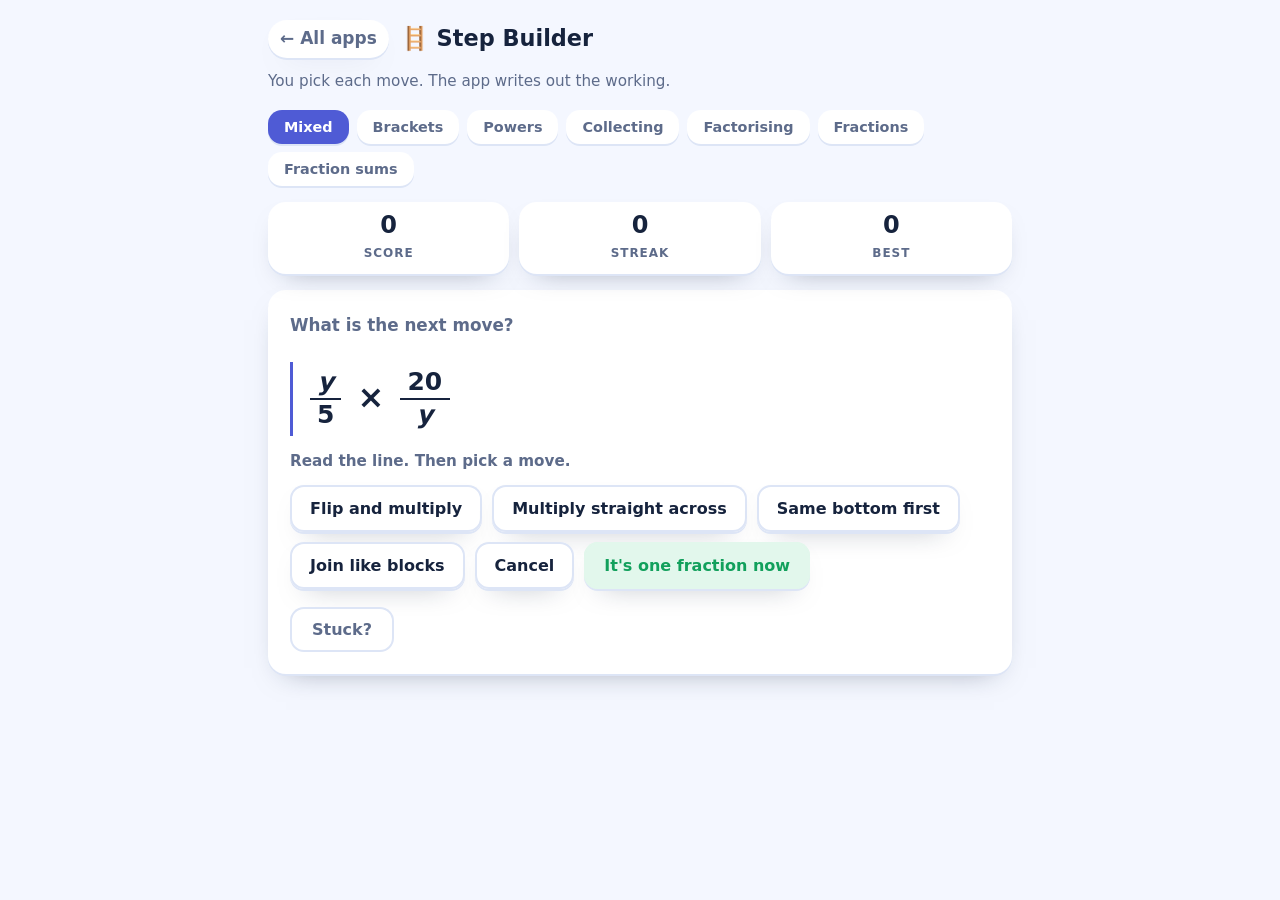
<file: apps/step-builder.html>
<!doctype html>
<html lang="en">
<head>
<meta charset="utf-8">
<meta name="viewport" content="width=device-width, initial-scale=1">
<title>Step Builder · mathlab</title>
<link rel="stylesheet" href="../shared/theme.css?v=1129e16b">
</head>
<body>
<main class="wrap">
  <div class="topbar">
    <a class="back" href="../index.html">← All apps</a>
    <h1>🪜 Step Builder</h1>
    <p class="tagline">You pick each move. The app writes out the working.</p>
  </div>
  <div id="game"></div>
</main>

<script src="../shared/engine.js?v=573a6efc"></script>
<script src="../shared/algebra.js?v=f49aaedf"></script>
<script src="../shared/problems.js?v=7ef0eb90"></script>
<script>
MathLab.app('step-builder', {
  emoji: '🪜',
  ownHints: true,          // this app has its own three-rung ladder
  title: 'Step Builder',
  tagline: 'You pick each move. The app writes out the working.',
  blurb: 'Pick the next move, one step at a time. Build the whole answer.',

  build() {
  const { pick, shuffle, mathHTML } = MathLab;
  const { cloneAll, MOVES, suggest, render, theFraction, predictions,
          reachedGoal, PALETTE, DONE_LABEL, notYet, bannedValues } = Algebra;

  function makeRound(pool, opts = {}) {
    const problem = pick(pool)();
    const mixed = !!opts.mixed;

    // The banned values come from the bottom of the ORIGINAL fraction. That is the whole
    // point of them: they survive cancelling, and they are the marks people throw away.
    const banned = bannedValues(problem.items);
    const asksBanned = !!(banned && banned.values && banned.values.length);

    const round = {
      prompt: problem.goal === 'factor' ? 'Write this as a product (things multiplied together).'
            : problem.goal === 'fraction' ? 'Simplify this fraction as far as it goes.'
            : 'What is the next move?',
      question: '',
      hint: 'Read the whole line before you make a move.',
      solution: '',

      mount(stage, submit) {
        let items = cloneAll(problem.items);
        const lines = [render(items)];
        const whys = ['Start.'];   // the reason for each line, for the "How it works" panel
        let wrongMoves = 0;
        let hintRung = 0;
        let finished = false;
        let bannedMissed = false;
        let badPredictions = 0;

        stage.innerHTML = `
          <p class="chip-label" data-type></p>
          <ol class="working" data-working></ol>
          <p class="why-line" data-why> </p>
          <div class="moves" data-moves></div>
          <div class="answer-row">
            <button type="button" class="ghost" data-stuck>Stuck?</button>
          </div>
        `;

        const el = {
          type: stage.querySelector('[data-type]'),
          working: stage.querySelector('[data-working]'),
          why: stage.querySelector('[data-why]'),
          moves: stage.querySelector('[data-moves]'),
          stuck: stage.querySelector('[data-stuck]'),
        };

        // In Mixed the label would name the move, which is exactly the decision she is
        // supposed to be making. Deciding is the skill interleaving trains.
        if (mixed) el.type.remove(); else el.type.textContent = problem.type;

        const say = (text, tone) => {
          el.why.className = 'why-line' + (tone ? ' ' + tone : '');
          el.why.innerHTML = text;
        };

        function paint() {
          el.working.innerHTML = lines
            .map((line, i) =>
              '<li' + (i === lines.length - 1 ? ' class="now"' : '') + '>' + mathHTML(line) + '</li>')
            .join('');

          el.moves.innerHTML = '';
          for (const key of PALETTE[problem.goal]) {
            const b = document.createElement('button');
            b.type = 'button';
            b.className = 'move';
            b.textContent = MOVES[key].label;
            b.disabled = finished;
            b.addEventListener('click', () => choose(key));
            el.moves.appendChild(b);
          }

          const done = document.createElement('button');
          done.type = 'button';
          done.className = 'move done';
          done.textContent = DONE_LABEL[problem.goal];
          done.disabled = finished;
          done.addEventListener('click', claimDone);
          el.moves.appendChild(done);
        }

        function choose(key) {
          if (finished) return;
          const move = MOVES[key];

          if (!move.can(items)) {
            wrongMoves += 1;
            say(move.refuse(items), 'bad');   // the line is left exactly as it was
            return;
          }

          const guess = predictions(key, items);
          if (guess) { predict(key, guess); return; }
          applyMove(key);
        }

        function applyMove(key) {
          const { next, why } = MOVES[key].apply(items);
          items = next;
          lines.push(render(items));
          whys.push(why);
          paint();

          if (reachedGoal(problem.goal, items)) {
            say(why + ' <b>That is as far as it goes. Press the finish button.</b>', 'good');
            el.moves.querySelector('.done').focus();
          } else {
            say(why, 'good');
          }
        }

        /* Right move chosen — now what does it actually give? The wrong options are the
           real mistakes, so she has to look at x² + 25 and turn it down. */
        function predict(key, guess) {
          el.moves.querySelectorAll('button').forEach((b) => { b.disabled = true; });

          const box = document.createElement('div');
          box.className = 'predict';
          box.innerHTML = '<b>' + MOVES[key].label + '. What does that give?</b>' +
                          '<div class="options" data-guess></div>';
          const holder = box.querySelector('[data-guess]');

          for (const opt of shuffle(guess.options.slice())) {
            const b = document.createElement('button');
            b.type = 'button';
            b.className = 'option';
            b.innerHTML = mathHTML(opt.text);
            b.addEventListener('click', () => {
              if (opt.ok) {
                b.classList.add('hit');
                box.querySelectorAll('button').forEach((x) => { x.disabled = true; });
                setTimeout(() => { box.remove(); applyMove(key); }, 420);
              } else {
                badPredictions += 1;
                b.classList.add('miss');
                b.disabled = true;
                say(opt.why, 'bad');
              }
            });
            holder.appendChild(b);
          }

          el.moves.insertAdjacentElement('beforebegin', box);
          say('Pick the line you get.');
        }

        function claimDone() {
          if (finished) return;

          if (!reachedGoal(problem.goal, items)) {
            wrongMoves += 1;
            say(notYet(problem.goal, items), 'bad');
            return;
          }

          finished = true;
          round.solution = render(items);
          round.explain = '<ol>' + lines.map((ln, i) => '<li><span class="m">' + mathHTML(ln) + '</span>' + (whys[i] ? '<br>' + whys[i] : '') + '</li>').join('') + '</ol>';
          paint();
          el.stuck.disabled = true;

          if (asksBanned) askBanned();
          else settle();
        }

        /* The second half of a fraction question. Cancelling makes a value LOOK harmless —
           (x + 7) disappears and x = -7 stops being visible — so it is asked separately,
           and the wrong answer on offer is exactly the one that forgets it. */
        function askBanned() {
          const L = banned.letter;
          const decoys = new Set(banned.values);
          for (const v of banned.values) decoys.add(-v);
          decoys.add(0);
          const options = [...decoys].sort((a, b) => a - b).slice(0, 6);
          const chosen = new Set();

          const box = document.createElement('div');
          box.className = 'banned';
          box.innerHTML =
            '<b>One more thing</b>' +
            '<p>Which values can <i class="var">' + L + '</i> never be? ' +
            'Look at the bottom of the fraction you <em>started</em> with.</p>' +
            '<div class="chips" data-banned></div>' +
            '<div class="answer-row"><button type="button" data-banned-check>Check</button></div>' +
            '<p class="why-line" data-banned-why> </p>';
          stage.appendChild(box);

          const row = box.querySelector('[data-banned]');
          const buttons = options.map((v) => {
            const b = document.createElement('button');
            b.type = 'button';
            b.className = 'chip';
            b.setAttribute('aria-pressed', 'false');
            b.innerHTML = mathHTML(L) + ' = ' + v;
            b.addEventListener('click', () => {
              if (chosen.has(v)) chosen.delete(v); else chosen.add(v);
              b.setAttribute('aria-pressed', String(chosen.has(v)));
            });
            row.appendChild(b);
            return b;
          });

          const why = box.querySelector('[data-banned-why]');
          const check = box.querySelector('[data-banned-check]');

          check.addEventListener('click', () => {
            const want = new Set(banned.values);
            const right = chosen.size === want.size && [...chosen].every((v) => want.has(v));

            buttons.forEach((b, i) => {
              b.disabled = true;
              if (want.has(options[i])) b.classList.add('hit');
              else if (chosen.has(options[i])) b.classList.add('miss');
            });
            check.disabled = true;

            if (!right) {
              bannedMissed = true;
              const missed = banned.values.filter((v) => !chosen.has(v));
              why.className = 'why-line bad';
              why.innerHTML = missed.length
                ? 'Missed ' + missed.map((v) => L + ' = ' + v).join(' and ') +
                  '. Cancelling hides it, but it still makes the first bottom zero.'
                : 'You picked extra ones. Only values that make the first bottom zero are banned.';
            } else {
              why.className = 'why-line good';
              why.innerHTML = 'Yes! Write them next to your answer. They are easy marks.';
            }
            settle();
          });
        }

        function settle() {
          const steps = lines.length - 1;
          const clean = wrongMoves === 0 && hintRung < 3 && !bannedMissed && badPredictions === 0;

          const answer = lines.join('  =  ') +
            (asksBanned ? ',   ' + banned.values.map((v) => banned.letter + ' ≠ ' + v).join(', ') : '');

          const bridge = document.createElement('div');
          bridge.className = 'bridge';
          bridge.innerHTML =
            '<b>Your working</b>' +
            '<div class="written">' + mathHTML(answer) + '</div>' +
            '<p class="process">' + steps + ' step' + (steps === 1 ? '' : 's') +
            (clean ? ' · you found every move yourself ⭐️' : ' · finished') + '</p>';
          stage.appendChild(bridge);

          // Finishing is always the win — that is deliberate, and it is why `correct` is
          // true whatever happened. What varies is the points, which score the process:
          // wrong turns, hints and wrong predictions each cost, with a floor so a messy
          // round still pays something.
          const points = Math.max(4, 20 - 3 * wrongMoves - 2 * hintRung - 3 * badPredictions - (bannedMissed ? 3 : 0));
          submit(true, points);

          // The next-question button sits below the card, which on a phone is off-screen —
          // and an off-screen button reads as a dead end. Bring it into view.
          const next = document.querySelector('[data-next]');
          if (next) next.scrollIntoView({ block: 'center', behavior: 'smooth' });
        }

        // Three rungs, and only the last one names the move.
        function stuck() {
          if (finished) return;
          hintRung = Math.min(hintRung + 1, 3);

          if (hintRung === 1) {
            const has = (k) => items.some((i) => i.k === k);
            say(theFraction(items) || items.filter((i) => i.k === 'f').length
              ? 'It is a fraction. Do <b>not</b> open the brackets here.'
              : has('x') ? 'There are two fractions side by side. Make them one fraction first.'
              : has('b') || has('p') ? 'Look at the whole line. Deal with brackets before anything else.'
              : has('m') || has('d') || has('e') ? 'Something is multiplied, divided or raised to a power. There is a rule for that.'
              : problem.goal === 'factor' ? 'This time you go the other way. You put brackets in, not take them out.'
              : 'No brackets here. So look for terms that match.');
            return;
          }

          if (hintRung === 2) {
            const f = theFraction(items);
            say(f ? 'Can you write the top or bottom as a product? Then you can cancel.'
                  : items.some((i) => i.k === 'b' || i.k === 'p') ? 'There is still a bracket on the line.'
                  : items.some((i) => i.k === 'm') ? 'Two powers of the same letter are being multiplied.'
                  : problem.goal === 'factor' ? 'What do all the terms have in common?'
                  : 'No brackets left. Are any two terms the same shape?');
            return;
          }

          const key = suggest(problem.goal, items);
          say(key
            ? 'The move is: <b>' + MOVES[key].label + '</b>.'
            : 'Nothing left to do. Press <b>' + DONE_LABEL[problem.goal] + '</b>.');
        }

        el.stuck.addEventListener('click', stuck);
        paint();
        say('Read the line. Then pick a move.');
      },
    };

    return round;
  }

  return [
    { name: 'Mixed', make: () => makeRound(Problems.EVERYTHING, { mixed: true }) },
    { name: 'Brackets', make: () => makeRound(Problems.BRACKETS) },
    { name: 'Powers', make: () => makeRound(Problems.POWERS) },
    { name: 'Collecting', make: () => makeRound(Problems.COLLECT) },
    { name: 'Factorising', make: () => makeRound(Problems.FACTOR) },
    { name: 'Fractions', make: () => makeRound(Problems.FRACTIONS) },
    { name: 'Fraction sums', make: () => makeRound(Problems.FRACTION_SUMS) },
  ];
  },
});
</script>
<script>MathLab.run('step-builder');</script>
</body>
</html>
</file>
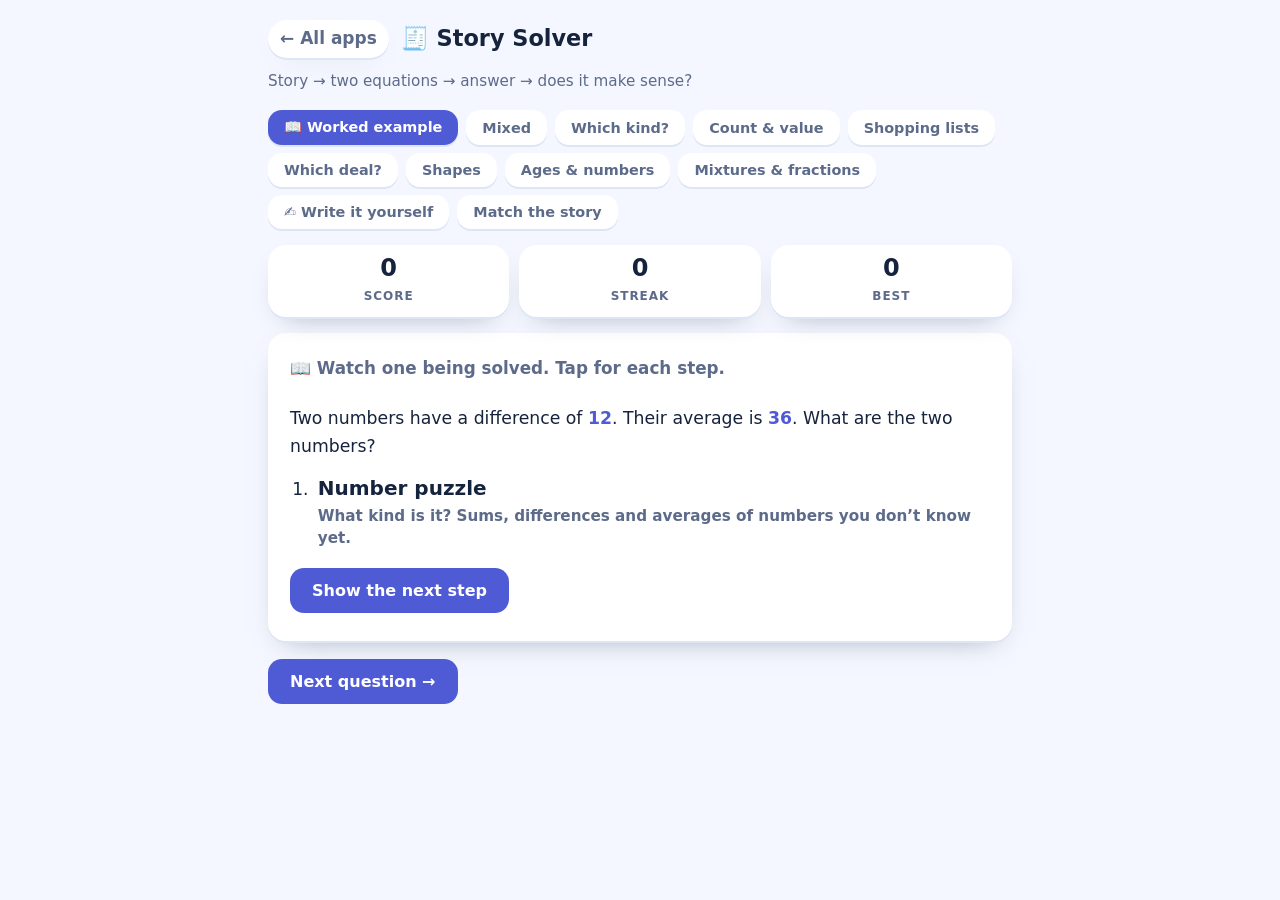
<file: apps/story-solver.html>
<!doctype html>
<html lang="en">
<head>
<meta charset="utf-8">
<meta name="viewport" content="width=device-width, initial-scale=1">
<title>Story Solver · mathlab</title>
<link rel="stylesheet" href="../shared/theme.css?v=1129e16b">
</head>
<body>
<main class="wrap">
  <div class="topbar">
    <a class="back" href="../index.html">← All apps</a>
    <h1>🧾 Story Solver</h1>
    <p class="tagline">Story → two equations → answer → does it make sense?</p>
  </div>
  <div id="game"></div>
</main>

<script src="../shared/engine.js?v=573a6efc"></script>
<script src="../shared/linear.js?v=0ada118e"></script>
<script src="../shared/grid.js?v=16d8f245"></script>
<script src="../shared/stories.js?v=2736addb"></script>
<script>
MathLab.app('story-solver', {
  emoji: '🧾',
  ownHints: true,
  title: 'Story Solver',
  tagline: 'Story → two equations → answer → does it make sense?',
  blurb: 'Word problems about tickets, coins, deals, shapes, ages and mixtures. Turn each one into two equations.',

  build() {
  const { pick, shuffle, mathHTML, note } = MathLab;
  const L = Linear;
  const { qNice, qHTML } = L;

  const fmtOf = (s) => (s.cents2 ? L.dispMoney : L.dispNice);
  const valFmt = (s, v) => (s.money && s.money.includes(v) ? (q) => L.money(q) : qNice);
  const layoutOf = (s, e) => e.layout || s.layout || ((x) => L.layoutStd(x, s.order));
  const optHTML = (s, e, o) => fmtOf(s)(o.disp || layoutOf(s, e)(o.eq));
  const rightHTML = (s, e) => optHTML(s, e, e.options.find((o) => o.ok));

  /* ---------- the shape picture for geometry stories ---------- */
  function figure(f) {
    const esc = (t) => String(t).replace(/<[^>]+>/g, '');
    if (!f) return '';
    if (f.type === 'rect' || f.type === 'para') {
      const skew = f.type === 'para' ? 40 : 0;
      return `<svg class="figure" viewBox="0 0 300 170" aria-hidden="true">
        <polygon class="shape" points="${40 + skew},30 ${260},30 ${260 - skew},130 40,130" />
        <text x="150" y="20" text-anchor="middle">${esc(f.top)}</text>
        <text x="150" y="155" text-anchor="middle">${esc(f.bottom)}</text>
        <text x="${30 + skew / 2}" y="85" text-anchor="end">${esc(f.left)}</text>
        <text x="${270 - skew / 2}" y="85">${esc(f.right)}</text>
      </svg>`;
    }
    if (f.type === 'tri') {
      const [nA, nB, nC] = f.names || ['', '', ''];
      return `<svg class="figure" viewBox="0 0 300 200" aria-hidden="true">
        <polygon class="shape" points="40,170 150,25 260,170" />
        ${f.equalSides ? '<line class="tick" x1="88" y1="92" x2="102" y2="102"/><line class="tick" x1="198" y1="102" x2="212" y2="92"/>' : ''}
        <text x="150" y="62" text-anchor="middle">${esc(f.a)}°</text>
        <text x="62" y="160">${esc(f.b)}°</text>
        <text x="238" y="160" text-anchor="end">${esc(f.c)}°</text>
        <text x="150" y="16" text-anchor="middle">${nA}</text>
        <text x="26" y="188">${nB}</text>
        <text x="274" y="188" text-anchor="end">${nC}</text>
      </svg>`;
    }
    if (f.type === 'tri-sides') {
      const [a, b, c] = f.sides.map(esc);
      return `<svg class="figure" viewBox="0 0 300 200" aria-hidden="true">
        <polygon class="shape" points="40,170 150,30 260,170" />
        <text x="82" y="92" text-anchor="end">${a}</text>
        <text x="218" y="92">${b}</text>
        <text x="150" y="192" text-anchor="middle">${c}</text>
      </svg>`;
    }
    return '';
  }

  const niceStep = (range, ticks = 6) => {
    const raw = range / ticks;
    const p = 10 ** Math.floor(Math.log10(raw));
    for (const m of [1, 2, 2.5, 5, 10]) if (m * p >= raw) return m * p;
    return 10 * p;
  };

  function costGraph(stage, s) {
    const g = s.graph;
    const xMax = g.nStar * 2;
    const yAt = (ln, x) => L.num(ln.f) + L.num(ln.r) * x;
    const yMaxRaw = Math.max(...g.lines.map((ln) => yAt(ln, xMax)));
    const xStep = niceStep(xMax, 8), yStep = niceStep(yMaxRaw, 8);
    const grid = Grid.create(stage, {
      xMin: 0, xMax: Math.ceil(xMax / xStep) * xStep, yMin: 0, yMax: Math.ceil(yMaxRaw / yStep) * yStep,
      xStep, yStep, xName: g.L, yName: 'c', firstQuadrant: true, labelEvery: 2,
    });
    g.lines.forEach((ln, k) => {
      grid.line(L.E({ c: 1, [g.L]: L.neg(ln.r) }, ln.f), { cls: k ? 'b' : 'a', label: ln.name.replace(/^the /, ''), vars: [g.L, 'c'] });
    });
    grid.point(g.nStar, L.num(g.cStar), { cls: 'good', label: g.nStar + ' ' + g.unit });
    grid.say('The lines cross at ' + g.nStar + ' ' + g.unit + '. There the costs are equal. The lower line is the cheaper deal.');
  }

  const checksFor = (s) => s.eqs.map((e, i) => (e.layout || s.layout
    ? L.checkDispHTML(layoutOf(s, e)(e.eq), s.sol, s.eqs.length > 1 ? (i ? '②' : '①') : '', s.cents2 ? L.qMoney : qNice)
    : L.checkHTML(e.eq, s.sol, s.order, s.eqs.length > 1 ? (i ? '②' : '①') : '', s.cents2 ? L.qMoney : qNice))).join('');

  /** How to get from the pair to the values — the step most likely to be skipped on paper. */
  function solveTip(s) {
    if (s.eqs.length === 1) return '<br>One letter, one equation. Collect the terms, then divide.';
    const [e1, e2] = s.eqs.map((e) => e.eq);
    const [u, v] = s.order;
    const solvedFor = [e1, e2].find((e) => Object.keys(e.co).some((k) => L.eq(L.coef(e, k), 1) && Object.keys(e.co).filter((j) => !L.isZero(L.coef(e, j))).length <= 2));
    return '<br>' + (s.layout ? 'Both equations say what c is. So set the two right-hand sides equal.'
      : solvedFor ? 'Rearrange one equation to get one letter on its own. Then put it into the other equation.'
      : 'Make the numbers in front of ' + u + ' (or ' + v + ') the same. Then add or take away the equations, so that letter disappears.');
  }

  /** The whole story, worked: kind, letters, each equation with its reason, solving, answer. */
  function explainStory(s) {
    const items = [
      '<b>Kind:</b> ' + Stories.KINDS[s.family].label + ' — ' + Stories.KINDS[s.family].blurb.toLowerCase(),
      '<b>Letters:</b> ' + s.letters.map((l) => mathHTML(l.v) + ' = ' + l.means).join(', '),
      ...s.eqs.map((e, i) => '<span class="m">' + rightHTML(s, e) + '</span><br>' + e.because),
      '<b>Solve:</b> ' + s.letters.map((l) => mathHTML(l.v) + ' = ' + valFmt(s, l.v)(s.sol[l.v])).join(', ') + solveTip(s) + '<div class="checks">' + checksFor(s) + '</div>',
    ];
    if (s.derived) items.push(s.derived.map((d) => d.label + ' = ' + d.html + ' = ' + qNice(d.value(s.sol))).join(', '));
    if (s.final && s.final.value) items.push(s.final.prompt.replace(/<[^>]+>/g, '') + ' ' + qNice(s.final.value) + ' ' + s.final.unit + (s.final.because ? ' — ' + s.final.because : ''));
    if (s.final && s.final.options) items.push(s.final.prompt + ' <b>' + s.final.options.find((o) => o.ok).label + '</b>');
    items.push('<b>Answer:</b> ' + s.sentence);
    return '<ol>' + items.map((x) => '<li>' + x + '</li>').join('') + '</ol>';
  }

  function workedRound() {
    const s = Stories.make();
    return {
      noScore: true,
      noHint: true,
      prompt: '📖 Watch one being solved. Tap for each step.',
      question: '',
      mount(stage, submit) {
        stage.innerHTML = '<p class="story">' + s.text + '</p>' + figure(s.figure);
        const steps = [
          { html: Stories.KINDS[s.family].label, because: 'What kind is it? ' + Stories.KINDS[s.family].blurb },
          { html: s.letters.map((l) => mathHTML(l.v) + ' = ' + l.means).join('<br>'), because: 'Say exactly what each letter stands for. It is a number, not the things themselves.' },
          ...s.eqs.map((e) => ({ html: rightHTML(s, e), because: e.because })),
          { html: s.letters.map((l) => mathHTML(l.v) + ' = ' + valFmt(s, l.v)(s.sol[l.v])).join(', '), because: solveTip(s).replace('<br>', '') + '<div class="checks">' + checksFor(s) + '</div>' },
        ];
        if (s.derived) steps.push({ html: s.derived.map((d) => d.label + ': ' + qNice(d.value(s.sol))).join(', '), because: 'The question asked for every one of them.' });
        if (s.final && s.final.value) steps.push({ html: qNice(s.final.value) + ' ' + s.final.unit, because: (s.final.because || s.final.prompt) });
        if (s.final && s.final.options) steps.push({ html: s.final.options.find((o) => o.ok).label, because: 'Answer the question that was asked. It wants a choice.' });
        steps.push({ html: s.sentence, because: 'Does it make sense? Things come in whole numbers. Nothing is negative. It fits the story.' });
        MathLab.worked(stage, { steps, tryLevel: 1 });
        submit(true);
      },
    };
  }

  /* ---------- one round ---------- */

  function makeRound(opts) {
    const s = Stories.make(opts.family ? pick([].concat(opts.family)) : undefined);
    const typed = !!opts.typed;

    const round = {
      prompt: '',
      question: '',
      solution: s.sentence,
      explain: () => explainStory(s),
      mount(stage, submit) {
        let misses = 0, stuck = 0, cur = null;
        stage.innerHTML = `
          <p class="story">${s.text}</p>
          ${figure(s.figure)}
          <div class="letters" data-letters hidden></div>
          <ol class="working" data-working></ol>
          <p class="step-prompt" data-prompt></p>
          <div data-area></div>
          <div class="answer-row"><button type="button" class="ghost" data-stuck>Stuck?</button></div>`;
        const lettersEl = stage.querySelector('[data-letters]');
        const working = stage.querySelector('[data-working]');
        const promptEl = stage.querySelector('[data-prompt]');
        const area = stage.querySelector('[data-area]');
        const stuckBtn = stage.querySelector('[data-stuck]');

        const write = (tag, html) => {
          working.querySelectorAll('li').forEach((li) => li.classList.remove('now'));
          const li = document.createElement('li');
          li.className = 'now';
          li.innerHTML = (tag ? '<span class="tag">' + tag + '</span>' : '') + html;
          working.appendChild(li);
        };

        const steps = [];
        if (opts.kind) steps.push(kindStep);
        steps.push(lettersStep);
        if (typed) steps.push(typedEquations);
        else s.eqs.forEach((e, k) => steps.push(() => eqStep(e, k)));
        if (!opts.kindOnly) {
          steps.push(solveStep);
          if (s.derived) steps.push(derivedStep);
          if (s.final) steps.push(finalStep);
        }
        let at = 0;
        const next = () => {
          area.innerHTML = '';
          cur = null;
          if (at >= steps.length) return settle();
          steps[at++]();
        };

        stuckBtn.addEventListener('click', () => {
          stuck++;
          if (cur && cur.reveal) cur.reveal();
          else if (cur && cur.fill) cur.fill();
        });

        /* --- which kind of problem? --- */
        function kindStep() {
          promptEl.innerHTML = 'Before any maths: what kind of problem is this?';
          const others = shuffle(Object.keys(Stories.KINDS).filter((k) => k !== s.family)).slice(0, 3);
          const options = shuffle([s.family, ...others]).map((k) => ({
            html: Stories.KINDS[k].label + '<span class="kind-blurb">' + Stories.KINDS[k].blurb + '</span>',
            ok: k === s.family,
            trap: 'schema',
            why: k === s.family ? Stories.KINDS[k].blurb : 'Look at what the story gives you: ' + Stories.KINDS[s.family].blurb.toLowerCase(),
          }));
          cur = MathLab.choice(area, { options, onMiss: () => misses++, onDone: next });
        }

        /* --- name the unknowns (given: the reversal error starts with fuzzy letters) --- */
        function lettersStep() {
          lettersEl.hidden = false;
          lettersEl.innerHTML = s.letters.map((l) => '<span>' + mathHTML(l.v) + ' = ' + l.means + '</span>').join('') +
            (s.derived ? s.derived.filter((d) => d.html !== '<i class="var">' + s.letters[0].v + '</i>')
              .map((d) => '<span>' + d.label + ' = ' + d.html + '</span>').join('') : '');
          next();
        }

        /* --- pick each equation --- */
        function eqStep(e, k) {
          promptEl.innerHTML = e.prompt;
          const options = shuffle(e.options.map((o) => ({ html: optHTML(s, e, o), ok: o.ok, why: o.ok ? e.because : o.why, trap: o.trap })));
          cur = MathLab.choice(area, {
            options,
            onMiss: () => misses++,
            onDone: () => { write(k ? '②' : '①', rightHTML(s, e)); next(); },
          });
        }

        /* --- write both equations yourself --- */
        function typedEquations() {
          promptEl.innerHTML = 'Write ' + (s.eqs.length > 1 ? 'two equations' : 'an equation') + ' for the story, using the letters above.';
          const vars = [...new Set(s.letters.map((l) => l.v))];
          let tries = 0;
          const flds = s.eqs.map((e, k) => ({ key: 'e' + k, label: k ? '②' : '①' }));
          cur = MathLab.fields(area, {
            fields: flds,
            keys: vars,
            onSubmit(v) {
              const empty = flds.filter((f) => !v[f.key]).map((f) => f.key);
              if (empty.length) { note('unfinished', { what: 'one equation' }); return { ok: false, why: 'Two unknowns need two equations.', wrong: empty }; }
              const parsed = flds.map((f) => L.parseEquation(v[f.key]));
              const unread = flds.filter((f, i) => !parsed[i]).map((f) => f.key);
              if (unread.length && ++tries < 3) return { ok: false, why: 'I can\'t read that. An equation needs an = sign, like 2a + 3c = 50.', wrong: unread };
              const matched = parsed.map((p) => (p ? s.eqs.findIndex((e) => L.equivalent(p, e.eq)) : -1));
              const covered = new Set(matched.filter((m) => m >= 0));
              if (covered.size === s.eqs.length) {
                s.eqs.forEach((e, k) => write(k ? '②' : '①', rightHTML(s, e)));
                return { ok: true, right: flds.map((f) => f.key), why: 'Yes. ' + s.eqs.map((e) => e.because).join(' '), next };
              }
              misses++;
              if (!unread.length) tries++;
              const wrong = flds.filter((f, i) => matched[i] < 0).map((f) => f.key);
              // name the mistake if her line is one of the known traps
              let why = 'One of those does not match the story. Read it again, one sentence at a time.';
              for (const p of parsed.filter(Boolean)) for (const e of s.eqs) for (const o of e.options) {
                if (!o.ok && L.equivalent(p, o.eq)) { why = o.why; note('trap', { trap: o.trap }); }
              }
              if (tries >= 3) {
                s.eqs.forEach((e, k) => write(k ? '②' : '①', rightHTML(s, e)));
                return { ok: false, lock: true, why: 'Here they are. Compare them with yours. ' + s.eqs.map((e) => e.because).join(' '), wrong, next };
              }
              return { ok: false, why, wrong };
            },
          });
          cur.fill = () => {
            const ins = Object.values(cur.inputs);
            s.eqs.forEach((e, k) => { ins[k].value = L.dispText(e.options.find((o) => o.ok).disp || layoutOf(s, e)(e.eq)); });
          };
        }

        /* --- solve: values for the letters, with sense checks built into the box --- */
        function solveStep() {
          promptEl.innerHTML = (s.solvePrompt || 'Now solve the pair.') + ' <span class="kind-blurb">Solve on paper, by substitution or elimination. Then type your answers.</span>';
          const letters = s.letters.map((l) => l.v);
          let tries = 0;
          cur = MathLab.fields(area, {
            fields: letters.map((v) => ({ key: v, label: mathHTML(v) + ' =' })),
            onSubmit(v) {
              const empty = letters.filter((k) => !v[k]);
              if (empty.length) {
                note('unfinished', { what: 'one value' });
                return { ok: false, why: 'The question needs ' + (letters.length > 1 ? 'every' : 'the') + ' value. Fill in ' + empty.join(' and ') + ' too.', wrong: empty };
              }
              const vals = {};
              for (const k of letters) { vals[k] = L.parseNumber(v[k]); if (!vals[k]) return { ok: false, why: 'Write a number for ' + k + '.', wrong: [k] }; }

              // sense first: a story has rules that algebra alone doesn't know
              const silly = letters.filter((k) => (s.whole || []).includes(k) && (!L.isInt(vals[k]) || L.sign(vals[k]) < 0)
                || (s.positive || []).includes(k) && L.sign(vals[k]) <= 0
                || (s.between && (L.num(vals[k]) < s.between.lo || L.num(vals[k]) > s.between.hi)));
              if (silly.length && tries < 2) {
                misses++; tries++;
                note('trap', { trap: 'nonsense-answer' });
                const k = silly[0];
                const what = (s.letters.find((l) => l.v === k) || {}).means || k;
                return { ok: false, why: k + ' = ' + qNice(vals[k]) + ' can\'t be right. It would make ' + what + ' equal to ' + qNice(vals[k]) + '. Check your equations against the story.', wrong: silly };
              }

              const okAll = letters.every((k) => L.eq(vals[k], s.sol[k]));
              if (okAll) {
                write('', letters.map((k) => mathHTML(k) + ' = ' + valFmt(s, k)(s.sol[k])).join(', '));
                return { ok: true, right: letters, next,
                  why: 'They work in ' + (s.eqs.length > 1 ? 'both equations' : 'the equation') + ':<div class="checks">' + checksFor(s) + '</div>' };
              }
              misses++; tries++;
              const checks = s.eqs.map((e, i) => L.checkHTML(e.eq, vals, s.order, i ? '②' : '①')).join('');
              if (tries >= 3) {
                write('', letters.map((k) => mathHTML(k) + ' = ' + valFmt(s, k)(s.sol[k])).join(', '));
                return { ok: false, lock: true, next, wrong: letters,
                  why: 'The solution is ' + letters.map((k) => k + ' = ' + qNice(s.sol[k])).join(', ') + '. It works:<div class="checks">' + checksFor(s) + '</div>' + solveTip(s) };
              }
              return { ok: false, why: 'Put your values back into the equations: <div class="checks">' + checks + '</div>', wrong: letters.filter((k) => !L.eq(vals[k], s.sol[k])) };
            },
          });
          cur.fill = () => letters.forEach((k) => { cur.inputs[k].value = L.qText(s.sol[k]); });
        }

        /* --- from the letter to every quantity the question asked about --- */
        function derivedStep() {
          promptEl.innerHTML = 'The question asked for all of them. Fill in each one.';
          const keys = s.derived.map((d, i) => 'd' + i);
          let tries = 0;
          cur = MathLab.fields(area, {
            fields: s.derived.map((d, i) => ({ key: keys[i], label: d.label, long: true })),
            onSubmit(v) {
              const empty = keys.filter((k) => !v[k]);
              if (empty.length) { note('unfinished', { what: 'stopped at the letter' }); return { ok: false, why: 'You found ' + s.letters[0].v + '. Now answer what was asked: every one.', wrong: empty }; }
              const want = s.derived.map((d) => d.value(s.sol));
              const wrong = keys.filter((k, i) => { const g = L.parseNumber(v[k]); return !g || !L.eq(g, want[i]); });
              if (!wrong.length) {
                write('', s.derived.map((d, i) => d.label + ': ' + qNice(want[i])).join(', '));
                return { ok: true, right: keys, next, why: 'Each one comes from its expression: ' + s.derived.map((d, i) => d.label + ' = ' + d.html + ' = ' + qNice(want[i])).join(', ') + '.' };
              }
              misses++; tries++;
              if (tries >= 3) {
                write('', s.derived.map((d, i) => d.label + ': ' + qNice(want[i])).join(', '));
                return { ok: false, lock: true, next, why: s.derived.map((d, i) => d.label + ' = ' + qNice(want[i])).join(', ') + '.', wrong };
              }
              return { ok: false, why: 'Use the expressions: ' + s.derived.map((d) => d.label + ' = ' + d.html).join(', ') + '.', wrong };
            },
          });
          cur.fill = () => s.derived.forEach((d, i) => { cur.inputs['d' + i].value = L.qText(d.value(s.sol)); });
        }

        /* --- the "hence" part, or the decision --- */
        function finalStep() {
          const f = s.final;
          promptEl.innerHTML = f.prompt;
          if (f.options) {
            cur = MathLab.choice(area, {
              options: f.options.map((o) => ({ html: o.label, ok: o.ok, why: o.why, trap: o.trap })),
              onMiss: () => misses++,
              onDone: () => { write('', f.options.find((o) => o.ok).label); next(); },
            });
            return;
          }
          let tries = 0;
          cur = MathLab.fields(area, {
            fields: [{ key: 'v', label: 'answer', long: true, unit: f.unit }],
            onSubmit(v) {
              if (!v.v) { note('unfinished', { what: 'hence part' }); return { ok: false, why: 'Finish the question. This part counts too.', wrong: ['v'] }; }
              const g = L.parseNumber(v.v);
              if (!g) return { ok: false, why: 'Write a number.', wrong: ['v'] };
              if (L.eq(g, f.value)) { write('', qNice(f.value) + ' ' + f.unit); return { ok: true, right: ['v'], next, why: f.because || 'Yes. You used the values you found.' }; }
              misses++; tries++;
              const t = (f.traps || []).find((tr) => L.eq(tr.value, g));
              if (t) note('trap', { trap: 'hence-' + s.family });
              if (tries >= 3) { write('', qNice(f.value) + ' ' + f.unit); return { ok: false, lock: true, next, why: 'It is ' + qNice(f.value) + ' ' + f.unit + '. ' + (f.because || ''), wrong: ['v'] }; }
              return { ok: false, why: t ? t.why : 'Use the values you found.', wrong: ['v'] };
            },
          });
          cur.fill = () => { cur.inputs.v.value = L.qText(f.value); };
        }

        function settle() {
          stuckBtn.hidden = true;
          promptEl.innerHTML = '';
          if (opts.kindOnly) {
            const box = document.createElement('div');
            box.className = 'bridge';
            box.innerHTML = '<b>The equations</b><div class="written">' + s.eqs.map((e) => rightHTML(s, e)).join('<br>') + '</div>';
            stage.appendChild(box);
          } else {
            const box = document.createElement('div');
            box.className = 'bridge';
            box.innerHTML = '<b>Answer</b><div class="written">' + s.sentence + '</div>' +
              '<div class="checks">' + s.eqs.map((e, i) => (e.layout || s.layout
                ? L.checkDispHTML(layoutOf(s, e)(e.eq), s.sol, i ? '②' : '①', s.cents2 ? L.qMoney : qNice)
                : L.checkHTML(e.eq, s.sol, s.order, i ? '②' : '①', s.cents2 ? L.qMoney : qNice))).join('') + '</div>' +
              '<p class="process">' + (misses === 0 && stuck === 0 ? 'Every step yours ⭐️' : 'Finished it') + '</p>';
            stage.appendChild(box);
            if (s.graph) costGraph(stage, s);
          }
          round.firstTry = misses === 0 && stuck === 0;
          submit(true, Math.max(4, 20 - 3 * misses - 3 * stuck));
          const nb = document.querySelector('[data-next]');
          if (nb) nb.scrollIntoView({ block: 'center', behavior: 'smooth' });
        }

        next();
      },
    };
    return round;
  }

  /* ---------- match the story: equations -> which story? ---------- */
  function matchRound() {
    const fams = shuffle(Object.keys(Stories.FAMILY)).slice(0, 3);
    const stories = fams.map((f) => Stories.make(f));
    const target = stories[0];
    return {
      prompt: 'Which story do these equations fit?',
      question: '',
      solution: 'the ' + Stories.KINDS[target.family].label.toLowerCase() + ' story',
      mount(stage, submit) {
        const eqs = document.createElement('div');
        eqs.className = 'eqs';
        eqs.innerHTML = target.eqs.map((e, i) => '<div class="eqn ' + (i ? 'b' : 'a') + '"><span class="tag">' + (i ? '②' : '①') + '</span>' + rightHTML(target, e) + '</div>').join('') +
          '<div class="letters">' + target.letters.map((l) => '<span>' + mathHTML(l.v) + ' = ' + l.means + '</span>').join('') + '</div>';
        stage.appendChild(eqs);
        MathLab.choice(stage, {
          options: shuffle(stories.map((st) => ({
            html: '<span style="font-size:.9rem;font-weight:600">' + st.text + '</span>',
            ok: st === target,
            trap: 'match-story',
            why: st === target ? '' : 'Check the numbers. Are they in this story, doing the same job?',
          }))),
          onDone(misses) { submit(misses === 0, undefined, target.sentence); },
        });
      },
    };
  }

  return [
    { name: '📖 Worked example', make: workedRound },
    { name: 'Mixed', make: () => makeRound({ kind: true }) },
    { name: 'Which kind?', make: () => makeRound({ kind: true, kindOnly: true }) },
    { name: 'Count & value', make: () => makeRound({ family: ['count-value', 'relation'] }) },
    { name: 'Shopping lists', make: () => makeRound({ family: 'two-baskets' }) },
    { name: 'Which deal?', make: () => makeRound({ family: 'break-even' }) },
    { name: 'Shapes', make: () => makeRound({ family: 'shape' }) },
    { name: 'Ages & numbers', make: () => makeRound({ family: ['age', 'number'] }) },
    { name: 'Mixtures & fractions', make: () => makeRound({ family: ['mixture', 'fraction'] }) },
    { name: '✍️ Write it yourself', make: () => makeRound({ typed: true }) },
    { name: 'Match the story', make: matchRound },
  ];
  },
});
</script>
<script>MathLab.run('story-solver');</script>
</body>
</html>
</file>
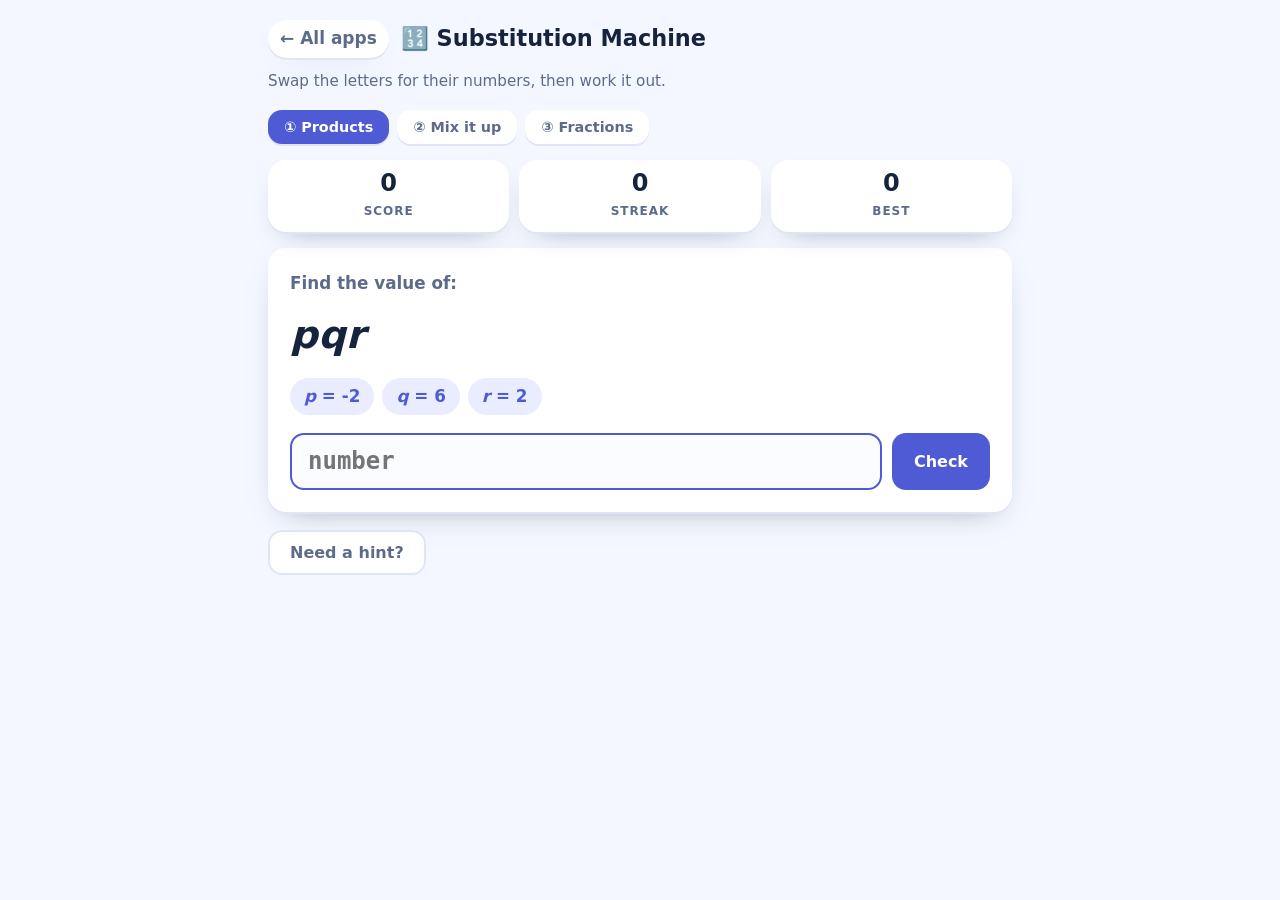
<file: apps/substitution.html>
<!doctype html>
<html lang="en">
<head>
<meta charset="utf-8">
<meta name="viewport" content="width=device-width, initial-scale=1">
<title>Substitution Machine · mathlab</title>
<link rel="stylesheet" href="../shared/theme.css?v=1129e16b">
</head>
<body>
<main class="wrap">
  <div class="topbar">
    <a class="back" href="../index.html">← All apps</a>
    <h1>🔢 Substitution Machine</h1>
    <p class="tagline">Swap the letters for their numbers, then work it out.</p>
  </div>
  <div id="game"></div>
</main>

<script src="../shared/engine.js?v=573a6efc"></script>
<script>
MathLab.app('substitution', {
  emoji: '🔢',
  title: 'Substitution Machine',
  tagline: 'Swap the letters for their numbers, then work it out.',
  blurb: 'Put a number in place of each letter. Then work out the answer.',

  build() {
  const { rnd, rndNonZero, pick, mathHTML, sup } = MathLab;

  const FAMILIES = [
    ['k', 'l', 'm'],
    ['a', 'b', 'c'],
    ['p', 'q', 'r'],
    ['d', 'e', 'f'],
  ];

  /** "k = 3" chips for the given-values strip. */
  const givens = (names, vals) => names.map((n) => n + ' = ' + vals[n]);

  /** Accepts 7, -7, 3.5 or 7/2. */
  function numericCheck(want) {
    return (raw) => {
      const s = raw.replace(/\s+/g, '').replace(/[−–—]/g, '-');
      let val;
      if (/^-?\d+\/-?\d+$/.test(s)) {
        const [a, b] = s.split('/').map(Number);
        if (b === 0) return false;
        val = a / b;
      } else if (/^-?\d*\.?\d+$/.test(s)) {
        val = Number(s);
      } else {
        return false;
      }
      return Math.abs(val - want) < 1e-9;
    };
  }

  const round = (parts) => ({
    ...parts,
    mount(stage, submit) {
      MathLab.textAnswer(stage, submit, { check: numericCheck(parts.value), placeholder: 'number' });
    },
  });

  /* ---- Level 1: pure products, e.g. klm or 3ab ---- */

  function productRound() {
    const [x, y, z] = pick(FAMILIES);
    const vals = { [x]: rndNonZero(-6, 8), [y]: rndNonZero(-6, 8), [z]: rndNonZero(-6, 8) };
    const useThird = Math.random() < 0.5;
    const coeff = pick([1, 1, 2, 3, 4]);

    const names = useThird ? [x, y, z] : [x, y];
    const shown = coeff === 1 ? names.join('') : coeff + names.join('');
    const value = names.reduce((acc, n) => acc * vals[n], coeff);

    const subbed = (coeff === 1 ? '' : coeff + ' × ') + names.map((n) => (vals[n] < 0 ? '(' + vals[n] + ')' : vals[n])).join(' × ');
    return round({
      prompt: 'Find the value of:',
      question: mathHTML(shown),
      given: givens(useThird ? [x, y, z] : [x, y], vals),
      value,
      solution: String(value),
      rightWhy: subbed + ' = ' + value + '.',
      explain: '<ol><li>Letters side by side are multiplied: ' + mathHTML(shown) + ' means ' + (coeff === 1 ? '' : coeff + ' × ') + names.join(' × ') + '.</li>' +
        '<li>Swap in the numbers. Keep negatives in brackets: ' + subbed + '.</li>' +
        '<li>Multiply. Count the minus signs. Even count: answer is positive. Odd count: negative. = <b>' + value + '</b>.</li></ol>',
      hint: 'Swap each letter for its number, then multiply. Negative × negative = positive.',
    });
  }

  /* ---- Level 2: sums and differences, e.g. 8km − 2l ---- */

  function mixedRound() {
    const [x, y, z] = pick(FAMILIES);
    const vals = { [x]: rndNonZero(-5, 7), [y]: rndNonZero(-5, 7), [z]: rndNonZero(-5, 7) };

    const c1 = rnd(2, 9);
    const c2 = rnd(2, 9);
    const minus = Math.random() < 0.6;

    const first = c1 * vals[x] * vals[y];
    const second = c2 * vals[z];
    const value = minus ? first - second : first + second;

    const question = mathHTML(c1 + x + y) + (minus ? ' − ' : ' + ') + mathHTML(c2 + z);

    const b = (v) => (v < 0 ? '(' + v + ')' : v);
    return round({
      prompt: 'Find the value of:',
      question,
      given: givens([x, y, z], vals),
      value,
      solution: String(value),
      rightWhy: first + (minus ? ' − ' : ' + ') + b(second) + ' = ' + value + '.',
      explain: '<ol><li>First part: ' + c1 + ' × ' + b(vals[x]) + ' × ' + b(vals[y]) + ' = ' + first + '.</li>' +
        '<li>Second part: ' + c2 + ' × ' + b(vals[z]) + ' = ' + second + '.</li>' +
        '<li>Then ' + first + (minus ? ' − ' : ' + ') + b(second) + ' = <b>' + value + '</b>' + (minus && second < 0 ? ' (taking away a negative is the same as adding)' : '') + '.</li></ol>',
      hint: 'Work out each part on its own. Then add or take away. ' +
            c1 + '<i class="var">' + x + '</i><i class="var">' + y + '</i> means ' +
            c1 + ' × ' + vals[x] + ' × ' + vals[y] + '.',
    });
  }

  /* ---- Level 3: fractions, built so the answer stays a whole number ---- */

  const frac = (num, den) =>
    '<span class="frac"><span class="num">' + num + '</span><span class="den">' + den + '</span></span>';

  /** (p + q + r) ÷ (p − r), with q chosen so it divides exactly. */
  function sumOverDifference() {
    const [x, y, z] = pick(FAMILIES);
    let vx, vz, den, k, vy;
    do {
      vx = rndNonZero(-6, 8);
      vz = rndNonZero(-6, 8);
      den = vx - vz;
      k = rndNonZero(-4, 4);
      vy = k * den - vx - vz;
    } while (den === 0 || vy === 0 || Math.abs(vy) > 40);

    const vals = { [x]: vx, [y]: vy, [z]: vz };

    return round({
      prompt: 'Find the value of:',
      question: frac(mathHTML(x + ' + ' + y + ' + ' + z), mathHTML(x + ' − ' + z)),
      given: givens([x, y, z], vals),
      value: k,
      solution: String(k),
      explain: '<ol><li>Top: ' + vx + ' + ' + vy + ' + ' + vz + ' = ' + (vx + vy + vz) + '.</li><li>Bottom: ' + vx + ' − ' + (vz < 0 ? '(' + vz + ')' : vz) + ' = ' + den + '.</li><li>Divide: ' + (vx + vy + vz) + ' ÷ ' + den + ' = <b>' + k + '</b>.</li></ol>',
      hint: 'Work out the top. Then the bottom. Then divide. Top = ' +
            vx + ' + ' + vy + ' + ' + vz + '.',
    });
  }

  /** c·q ÷ (p + r), with q a multiple of (p + r). */
  function multipleOverSum() {
    const [x, y, z] = pick(FAMILIES);
    let s, vx, vz, k, vy;
    do {
      s = rndNonZero(-7, 7);
      vx = rndNonZero(-6, 8);
      vz = s - vx;
      k = rndNonZero(-3, 3);
      vy = k * s;
    } while (vz === 0 || Math.abs(vy) > 30);

    const c = pick([2, 4, 8]);
    const vals = { [x]: vx, [y]: vy, [z]: vz };
    const value = c * k;

    return round({
      prompt: 'Find the value of:',
      question: frac(mathHTML(c + y), mathHTML(x + ' + ' + z)),
      given: givens([x, y, z], vals),
      value,
      solution: String(value),
      explain: '<ol><li>Bottom: ' + vx + ' + ' + (vz < 0 ? '(' + vz + ')' : vz) + ' = ' + s + '.</li><li>Top: ' + c + ' × ' + (vy < 0 ? '(' + vy + ')' : vy) + ' = ' + c * vy + '.</li><li>Divide: ' + c * vy + ' ÷ ' + s + ' = <b>' + value + '</b>.</li></ol>',
      hint: 'Bottom first: ' + vx + ' + ' + vz + ' = ' + s +
            '. Then divide the top by that.',
    });
  }

  return [
    { name: '① Products', make: productRound },
    { name: '② Mix it up', make: mixedRound },
    { name: '③ Fractions', make: () => (Math.random() < 0.5 ? sumOverDifference() : multipleOverSum()) },
  ];
  },
});
</script>
<script>MathLab.run('substitution');</script>
</body>
</html>
</file>
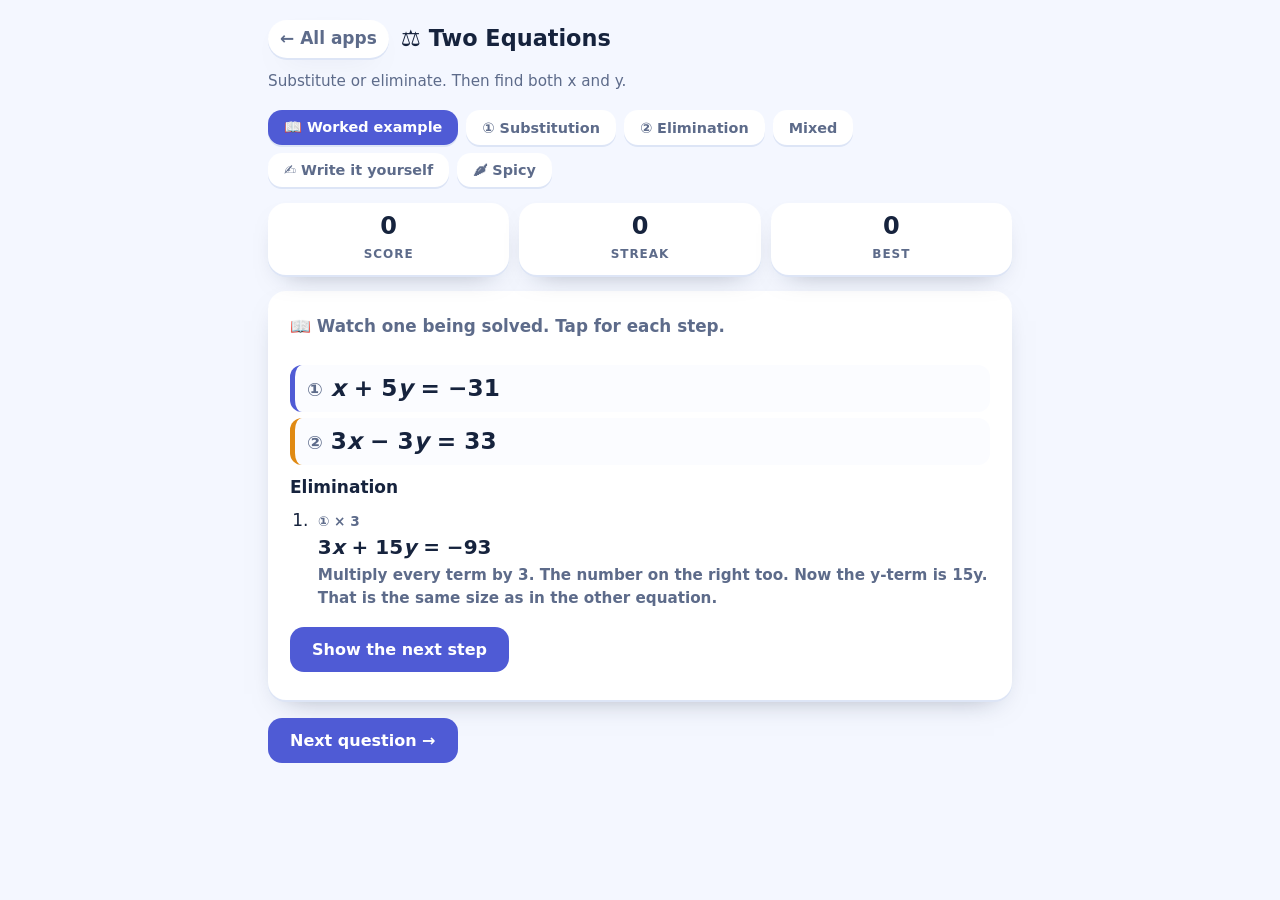
<file: apps/two-equations.html>
<!doctype html>
<html lang="en">
<head>
<meta charset="utf-8">
<meta name="viewport" content="width=device-width, initial-scale=1">
<title>Two Equations · mathlab</title>
<link rel="stylesheet" href="../shared/theme.css?v=1129e16b">
</head>
<body>
<main class="wrap">
  <div class="topbar">
    <a class="back" href="../index.html">← All apps</a>
    <h1>⚖️ Two Equations</h1>
    <p class="tagline">Substitute or eliminate. Then find both x and y.</p>
  </div>
  <div id="game"></div>
</main>

<script src="../shared/engine.js?v=573a6efc"></script>
<script src="../shared/linear.js?v=0ada118e"></script>
<script>
MathLab.app('two-equations', {
  emoji: '⚖️',
  ownHints: true,
  title: 'Two Equations',
  tagline: 'Substitute or eliminate. Then find both x and y.',
  blurb: 'Solve two equations step by step. Each step shows real mistakes to spot. You finish when both answers check out.',

  build() {
  const { pick, shuffle, mathHTML, note } = MathLab;
  const L = Linear;
  const { qHTML, qText } = L;
  const ORDER = ['x', 'y'];

  function problem(kind) {
    if (kind === 'sub') {
      const p = L.subPair({});
      return { kind, e1: p.eS, e2: p.eO, sol: p.sol, show1: L.dispHTML(L.layoutFor(p.eS, p.solved)), show2: L.dispHTML(L.layoutStd(p.eO, ORDER)), p };
    }
    const p = L.elimPair(kind === 'spicy' ? { shape: 'both', range: 9, maxCo: 9 } : {});
    return { kind: 'elim', e1: p.e1, e2: p.e2, sol: p.sol, show1: L.dispHTML(L.layoutStd(p.e1, ORDER)), show2: L.dispHTML(L.layoutStd(p.e2, ORDER)), p };
  }

  function scriptFor(pr, method) {
    if (method === 'sub') return L.substitutionScript(pr.p.eS, pr.p.eO, pr.p.solved, pr.p.free);
    return L.eliminationScript(pr.e1, pr.e2, pr.p.target || pick(['x', 'y']));
  }

  /** The whole solution, every line with the reason it is allowed — the "How it works" panel. */
  function explainScript(pr, script, steps) {
    const lines = steps.filter((st) => st.kind !== 'pick').map((st) =>
      '<li><span class="m">' + st.writtenHTML + '</span><br>' + (st.because || '') + '</li>');
    const pickStep = steps.find((st) => st.kind === 'pick');
    const intro = script.method === 'substitution'
      ? 'Substitution (swapping in): one equation already says what one letter equals. Put that into the other equation.'
      : 'Elimination (making a letter disappear): first make one letter\'s terms the same size. Then ' + (pickStep ? 'add or subtract the equations. That letter disappears.' : 'combine the equations. That letter disappears.');
    return intro + '<ol>' + lines.join('') + '<li>Check your answer in both equations: <div class="checks">' +
      L.checkHTML(pr.e1, pr.sol, ORDER, '①') + L.checkHTML(pr.e2, pr.sol, ORDER, '②') + '</div></li></ol>';
  }

  function workedRound() {
    const kind = pick(['sub', 'elim']);
    const pr = problem(kind);
    const script = scriptFor(pr, kind === 'sub' ? 'sub' : 'elim');
    const steps = script.steps.map(L.present).filter((st) => st.kind !== 'pick' || true);
    return {
      noScore: true,
      noHint: true,
      prompt: '📖 Watch one being solved. Tap for each step.',
      question: '',
      mount(stage, submit) {
        stage.innerHTML = '<div class="eqs"><div class="eqn a"><span class="tag">①</span>' + pr.show1 + '</div><div class="eqn b"><span class="tag">②</span>' + pr.show2 + '</div></div>';
        const items = steps.map((st) => {
          if (st.kind === 'pick') {
            const right = st.options.find((o) => o.ok);
            return { html: right.label, because: right.because || right.why };
          }
          return { html: (st.tag ? '<span class="kind-blurb">' + st.tag + '</span>' : '') + st.writtenHTML, because: st.because };
        });
        items.push({ html: 'x = ' + qHTML(pr.sol.x) + ', y = ' + qHTML(pr.sol.y), because: 'Both values together are the answer. Check them:<div class="checks">' +
          L.checkHTML(pr.e1, pr.sol, ORDER, '①') + L.checkHTML(pr.e2, pr.sol, ORDER, '②') + '</div>' });
        MathLab.worked(stage, {
          title: script.method === 'substitution' ? 'Substitution' : 'Elimination',
          steps: items,
          tryLevel: kind === 'sub' ? 1 : 2,
        });
        submit(true);
      },
    };
  }

  function makeRound(mode) {
    const kind = mode === 'sub' ? 'sub' : mode === 'elim' ? 'elim' : mode === 'spicy' ? 'spicy'
      : pick(['sub', 'elim', 'elim']);
    const pr = problem(kind);
    const typed = mode === 'write';
    const offerChoice = mode === 'mixed' && pr.kind === 'sub';

    const round = {
      prompt: 'Solve the pair.',
      question: '',
      solution: 'x = ' + qHTML(pr.sol.x) + ', y = ' + qHTML(pr.sol.y),
      mount(stage, submit) {
        let misses = 0, stuckCount = 0, cur = null;
        const found = {};

        stage.innerHTML = `
          <div class="goal"><b>Goal</b><span class="slot" data-x>x = ?</span><span class="slot" data-y>y = ?</span></div>
          <ol class="working" data-working></ol>
          <p class="step-prompt" data-prompt></p>
          <div data-area></div>
          <div class="answer-row"><button type="button" class="ghost" data-stuck>Stuck?</button></div>
        `;
        const working = stage.querySelector('[data-working]');
        const promptEl = stage.querySelector('[data-prompt]');
        const area = stage.querySelector('[data-area]');
        const stuckBtn = stage.querySelector('[data-stuck]');

        const write = (tag, html, now = true) => {
          working.querySelectorAll('li').forEach((li) => li.classList.remove('now'));
          const li = document.createElement('li');
          if (now) li.className = 'now';
          li.innerHTML = (tag ? '<span class="tag">' + tag + '</span>' : '') + html;
          working.appendChild(li);
        };
        const goal = (v, val) => {
          found[v] = val;
          const s = stage.querySelector('[data-' + v + ']');
          if (s) { s.innerHTML = mathHTML(v) + ' = ' + qHTML(val) + ' ✓'; s.classList.add('done'); }
        };

        write('①', pr.show1, false);
        write('②', pr.show2, false);

        let script, steps, i = 0;

        function begin(method) {
          script = scriptFor(pr, method);
          steps = script.steps.map(L.present);
          round.explain = () => explainScript(pr, script, steps);
          i = 0;
          next();
        }

        function next() {
          area.innerHTML = '';
          if (i >= steps.length) return finish();
          const st = steps[i];
          promptEl.innerHTML = st.prompt + (st.showContext ? '<div class="eqn">' + st.context + '</div>' : '');
          const done = () => {
            if (st.kind === 'value') { write('', st.writtenHTML); goal(st.v, st.answer); }
            else if (st.kind !== 'pick') write(st.tag || '', st.writtenHTML);
            i++;
            next();
          };

          if (typed && st.kind !== 'pick') {
            const isValue = st.kind === 'value';
            let tries = 0;
            cur = MathLab.fields(area, {
              fields: [{ key: 'a', label: isValue ? mathHTML(st.v) + ' =' : '', long: false }],
              keys: isValue ? [] : ['x', 'y'],
              onSubmit(v) {
                if (!v.a) { note('unfinished', { what: 'empty line' }); return { ok: false, why: 'Write the line first.', wrong: ['a'] }; }
                let ok;
                if (isValue) {
                  const n = L.parseNumber(v.a);
                  if (!n) return { ok: false, why: 'Write a number, like −3 or 5/2.', wrong: ['a'] };
                  ok = L.eq(n, st.answer);
                } else {
                  const e = L.parseEquation(v.a);
                  if (!e) return { ok: false, why: 'I can\'t read that as an equation. It needs an = sign, like 3x − 2y = 10.', wrong: ['a'] };
                  ok = L.equivalent(e, st.answer);
                  if (ok && st.mustMatch) {
                    const match = (f) => Object.entries(st.mustMatch).every(([k, q]) => L.eq(L.mul(L.coef(e, k), f), q));
                    ok = match(1) || match(-1);
                  }
                }
                if (ok) return { ok: true, why: 'Yes. ' + (st.because || ''), right: ['a'], next: done };
                tries++; misses++;
                note('trap', { trap: 'typed-' + st.kind });
                const hintTrap = st.options.find((o) => !o.ok && o.why);
                if (tries >= 2) return { ok: false, lock: true, why: 'This is the line: ' + st.writtenHTML + '<br>' + (st.because || ''), wrong: ['a'], next: done };
                return { ok: false, why: 'Not quite. ' + (hintTrap ? 'Watch out: ' + hintTrap.why : 'Check each term.'), wrong: ['a'] };
              },
            });
            return;
          }

          cur = MathLab.choice(area, {
            options: shuffle(st.options.map((o) => ({ html: o.html, ok: o.ok, why: o.why, trap: o.trap }))),
            onMiss() { misses++; },
            onDone: done,
          });
        }

        stuckBtn.addEventListener('click', () => {
          stuckCount++;
          if (cur && cur.reveal) cur.reveal();
          else if (steps && steps[i]) {
            const st = steps[i];
            if (cur && cur.inputs) {
              const inp = Object.values(cur.inputs)[0];
              inp.value = st.kind === 'value' ? qText(st.answer) : L.dispText(st.layout ? st.layout(st.answer) : st.written || st.dispRight);
            }
          }
        });

        function finish() {
          stuckBtn.hidden = true;
          promptEl.innerHTML = 'Last step. Write the answer: <b>both</b> values.';
          let wrongTries = 0;
          MathLab.fields(area, {
            fields: [{ key: 'x', label: mathHTML('x') + ' =' }, { key: 'y', label: mathHTML('y') + ' =' }],
            submitLabel: 'Done',
            onSubmit(v) {
              const empty = ['x', 'y'].filter((k) => !v[k]);
              if (empty.length) {
                note('unfinished', { what: 'stopped at one value' });
                return { ok: false, why: 'You found ' + (empty.length === 1 ? (empty[0] === 'x' ? 'y' : 'x') : 'nothing yet') + '. The question asks for both x and y.', wrong: empty };
              }
              const gx = L.parseNumber(v.x), gy = L.parseNumber(v.y);
              if (!gx || !gy) return { ok: false, why: 'Write numbers, like −3 or 5/2.', wrong: [!gx && 'x', !gy && 'y'].filter(Boolean) };
              const pair = { x: gx, y: gy };
              const okX = L.eq(gx, pr.sol.x), okY = L.eq(gy, pr.sol.y);
              if (!okX || !okY) {
                misses++;
                wrongTries++;
                note('trap', { trap: L.eq(gx, pr.sol.y) && L.eq(gy, pr.sol.x) ? 'answer-swapped' : 'answer-copy' });
                if (wrongTries >= 3) {
                  round.firstTry = false;
                  setTimeout(() => submit(false, 0, 'The values are in your working: x = ' + qHTML(pr.sol.x) + ', y = ' + qHTML(pr.sol.y) + '. Copy both into the answer.'), 200);
                  return { ok: false, lock: true, why: '', wrong: [!okX && 'x', !okY && 'y'].filter(Boolean) };
                }
                return { ok: false, why: 'Not yet. Put your values into both equations: <div class="checks">' + L.checkHTML(pr.e1, pair, ORDER, '①') + L.checkHTML(pr.e2, pair, ORDER, '②') + '</div>', wrong: [!okX && 'x', !okY && 'y'].filter(Boolean) };
              }
              settle(pair);
              return { ok: true, right: ['x', 'y'] };
            },
          });
        }

        function settle(pair) {
          const box = document.createElement('div');
          box.className = 'bridge';
          box.innerHTML = '<b>Check it in both equations</b><div class="checks">' +
            L.checkHTML(pr.e1, pair, ORDER, '①') + L.checkHTML(pr.e2, pair, ORDER, '②') + '</div>' +
            '<p class="process">' + (script.method === 'substitution' ? 'Substitution' : 'Elimination') + ' · ' + steps.length + ' steps' +
            (misses === 0 && stuckCount === 0 ? ' · every step yours ⭐️' : ' · finished it') + '</p>';
          stage.appendChild(box);
          round.firstTry = misses === 0 && stuckCount === 0;
          submit(true, Math.max(4, 20 - 3 * misses - 3 * stuckCount));
          const nextBtn = document.querySelector('[data-next]');
          if (nextBtn) nextBtn.scrollIntoView({ block: 'center', behavior: 'smooth' });
        }

        if (offerChoice) {
          promptEl.innerHTML = '① already says what ' + pr.p.solved + ' equals. Which method do you want?';
          let chosen = 'sub';
          cur = MathLab.choice(area, {
            options: [
              { html: 'Substitute ① into ②', ok: true, why: 'Quickest here. ① already tells you what ' + pr.p.solved + ' is.' },
              { html: 'Line them up and eliminate', ok: true, why: 'That works too. First rewrite ① as ax + by = c.' },
            ],
            onDone: () => begin(chosen),
          });
          // both are right; the one she taps decides the method (the choice fires onDone later)
          area.querySelectorAll('button.option').forEach((b, k) => b.addEventListener('click', () => { chosen = k === 0 ? 'sub' : 'elim'; }));
        } else {
          begin(pr.kind === 'sub' ? 'sub' : 'elim');
        }
      },
    };
    return round;
  }

  return [
    { name: '📖 Worked example', make: workedRound },
    { name: '① Substitution', make: () => makeRound('sub') },
    { name: '② Elimination', make: () => makeRound('elim') },
    { name: 'Mixed', make: () => makeRound('mixed') },
    { name: '✍️ Write it yourself', make: () => makeRound('write') },
    { name: '🌶 Spicy', make: () => makeRound('spicy') },
  ];
  },
});
</script>
<script>MathLab.run('two-equations');</script>
</body>
</html>
</file>
<file: shared/theme.css>
/* mathlab shared theme — bright, big, kid-friendly. No framework, no build. */

:root {
  --bg: #f4f7ff;
  --card: #ffffff;
  --ink: #16233d;
  --muted: #5d6b8a;
  --line: #dde5f6;
  --brand: #4f5bd5;
  --brand-soft: #eaecff;
  --good: #12a05c;
  --good-soft: #e2f7ec;
  --bad: #d94848;
  --bad-soft: #fdeaea;
  --warn: #e08a13;
  --warn-soft: #fdf2e0;
  --field: #fbfcff;
  --on-brand: #ffffff;
  --shadow-tint: rgba(22, 35, 61, .5);
  --glow-on: rgba(224, 138, 19, .45);
  --glow-off: rgba(224, 138, 19, 0);
  --radius: 18px;
  --shadow: 0 2px 0 var(--line), 0 12px 28px -18px var(--shadow-tint);
  --font: "Nunito", "Avenir Next", "Segoe UI", system-ui, sans-serif;
  --mono: "SF Mono", ui-monospace, "Cascadia Mono", Menlo, monospace;
}

* { box-sizing: border-box; }

/* The phone layout gives every button display: inline-flex, which beats the browser's own
   [hidden] rule — so "Next question" showed before she had answered. Hidden means hidden. */
[hidden] { display: none !important; }

body {
  margin: 0;
  background: var(--bg);
  color: var(--ink);
  font-family: var(--font);
  font-size: 17px;
  line-height: 1.5;
  -webkit-text-size-adjust: 100%;
}

.wrap {
  max-width: 780px;
  margin: 0 auto;
  padding: 20px 18px 64px;
}

/* ---------- top bar ---------- */

.topbar {
  display: flex;
  align-items: center;
  gap: 12px;
  flex-wrap: wrap;
  margin-bottom: 18px;
}

.topbar h1 {
  font-size: 1.4rem;
  margin: 0;
  flex: 1 1 auto;
}

.topbar .tagline {
  width: 100%;
  margin: 0;
  color: var(--muted);
  font-size: .95rem;
}

.back {
  color: var(--muted);
  text-decoration: none;
  font-weight: 700;
  padding: 6px 12px;
  border-radius: 999px;
  background: var(--card);
  box-shadow: var(--shadow);
}

.back:hover { color: var(--brand); }

/* ---------- scoreboard ---------- */

.scoreboard {
  display: flex;
  gap: 10px;
  margin-bottom: 16px;
}

.stat {
  flex: 1;
  background: var(--card);
  border-radius: var(--radius);
  box-shadow: var(--shadow);
  padding: 10px 14px;
  text-align: center;
}

.stat b {
  display: block;
  font-size: 1.5rem;
  line-height: 1.1;
  font-variant-numeric: tabular-nums;
}

.stat span {
  font-size: .75rem;
  text-transform: uppercase;
  letter-spacing: .08em;
  color: var(--muted);
  font-weight: 700;
}

/* ---------- cards ---------- */

.card {
  background: var(--card);
  border-radius: var(--radius);
  box-shadow: var(--shadow);
  padding: 22px;
  margin-bottom: 16px;
}

.prompt {
  font-size: 1.05rem;
  color: var(--muted);
  margin: 0 0 10px;
  font-weight: 700;
}

.question {
  font-size: clamp(1.7rem, 6vw, 2.4rem);
  font-weight: 800;
  letter-spacing: .01em;
  margin: 0;
  overflow-x: auto;
}

.question .var { font-style: italic; }

.given {
  display: flex;
  flex-wrap: wrap;
  gap: 8px;
  margin: 14px 0 0;
  padding: 0;
  list-style: none;
}

.given li {
  background: var(--brand-soft);
  color: var(--brand);
  font-weight: 800;
  padding: 6px 14px;
  border-radius: 999px;
  font-size: 1.05rem;
}

/* ---------- inputs / buttons ---------- */

.answer-row {
  display: flex;
  gap: 10px;
  margin-top: 18px;
  flex-wrap: wrap;
}

input[type="text"] {
  flex: 1 1 180px;
  min-width: 0;
  font: 800 1.5rem/1.2 var(--mono);
  padding: 12px 16px;
  border: 2px solid var(--line);
  border-radius: 14px;
  background: var(--field);
  color: var(--ink);
}

input[type="text"]:focus {
  outline: none;
  border-color: var(--brand);
}

button {
  font: 800 1rem var(--font);
  padding: 13px 22px;
  border: none;
  border-radius: 14px;
  background: var(--brand);
  color: var(--on-brand);
  cursor: pointer;
}

button:hover { filter: brightness(1.08); }
button:active { transform: translateY(1px); }
button:disabled { opacity: .45; cursor: not-allowed; }

button.ghost {
  background: var(--card);
  color: var(--muted);
  box-shadow: inset 0 0 0 2px var(--line);
}

/* ---------- term chips (tap-to-select games) ---------- */

.chips {
  display: flex;
  flex-wrap: wrap;
  gap: 10px;
  margin: 6px 0 0;
}

.chip {
  font: 800 1.35rem var(--font);
  padding: 10px 18px;
  border-radius: 14px;
  border: 2px solid var(--line);
  background: var(--field);
  color: var(--ink);
  cursor: pointer;
}

.chip[aria-pressed="true"] {
  border-color: var(--brand);
  background: var(--brand-soft);
  color: var(--brand);
}

.chip.target {
  border-color: var(--warn);
  background: var(--warn-soft);
  color: var(--warn);
  cursor: default;
  animation: glow 1.4s ease-in-out infinite;
}

.chip.hit { border-color: var(--good); background: var(--good-soft); color: var(--good); }
.chip.miss { border-color: var(--bad); background: var(--bad-soft); color: var(--bad); }

@keyframes glow {
  0%, 100% { box-shadow: 0 0 0 0 var(--glow-on); }
  50% { box-shadow: 0 0 0 8px var(--glow-off); }
}

@media (prefers-reduced-motion: reduce) {
  .chip.target { animation: none; }
}

/* ---------- feedback ---------- */

.feedback {
  border-radius: var(--radius);
  padding: 16px 20px;
  font-weight: 700;
  margin-bottom: 16px;
}

.feedback[hidden] { display: none; }
.feedback.good { background: var(--good-soft); color: var(--good); }
.feedback.bad { background: var(--bad-soft); color: var(--bad); }
.feedback .why {
  display: block;
  font-weight: 600;
  color: var(--ink);
  margin-top: 6px;
  font-size: .95rem;
}

.hint {
  background: var(--warn-soft);
  color: var(--ink);
  border-radius: var(--radius);
  padding: 14px 20px;
  margin-bottom: 16px;
  font-size: .95rem;
}

.hint[hidden] { display: none; }
.hint b { color: var(--warn); }

/* ---------- level picker ---------- */

.levels {
  display: flex;
  gap: 8px;
  flex-wrap: wrap;
  margin-bottom: 16px;
}

.levels button {
  background: var(--card);
  color: var(--muted);
  box-shadow: var(--shadow);
  padding: 9px 16px;
  font-size: .9rem;
}

.levels button[aria-pressed="true"] {
  background: var(--brand);
  color: var(--on-brand);
}

/* ---------- hub grid ---------- */

.grid {
  display: grid;
  grid-template-columns: repeat(auto-fill, minmax(230px, 1fr));
  gap: 14px;
}

a.tile {
  display: block;
  text-decoration: none;
  color: inherit;
  background: var(--card);
  border-radius: var(--radius);
  box-shadow: var(--shadow);
  padding: 20px;
}

a.tile:hover { transform: translateY(-2px); }
a.tile .emoji { font-size: 2rem; display: block; }
a.tile h2 { font-size: 1.1rem; margin: 8px 0 4px; }
a.tile p { margin: 0; color: var(--muted); font-size: .9rem; }


/* ---------- inline fractions ---------- */

.frac {
  display: inline-flex;
  flex-direction: column;
  align-items: center;
  vertical-align: middle;
  margin: 0 .18em;
  font-size: .78em;
  line-height: 1.15;
}

.frac .num { border-bottom: .09em solid currentColor; padding: 0 .3em .05em; }
.frac .den { padding: .05em .3em 0; }

/* ---------- dark theme ----------
   Only tokens are redefined; every component above styles through them. The bare :root
   block holds the complete light palette, so the un-stamped "system" state resolves too. */

@media (prefers-color-scheme: dark) {
  :root:not([data-theme="light"]) {
    --bg: #10141f;
    --card: #1a2030;
    --ink: #e8edf9;
    --muted: #9aa8c4;
    --line: #2b3550;
    --brand: #8f9bff;
    --brand-soft: #262f4d;
    --good: #4fd396;
    --good-soft: #1b3a2e;
    --bad: #ff7d7d;
    --bad-soft: #3d2226;
    --warn: #f0ae4e;
    --warn-soft: #3a2e1a;
    --field: #141a28;
    --on-brand: #10141f;
    --shadow-tint: rgba(0, 0, 0, .75);
    --glow-on: rgba(240, 174, 78, .4);
    --glow-off: rgba(240, 174, 78, 0);
  }
}

:root[data-theme="dark"] {
  --bg: #10141f;
  --card: #1a2030;
  --ink: #e8edf9;
  --muted: #9aa8c4;
  --line: #2b3550;
  --brand: #8f9bff;
  --brand-soft: #262f4d;
  --good: #4fd396;
  --good-soft: #1b3a2e;
  --bad: #ff7d7d;
  --bad-soft: #3d2226;
  --warn: #f0ae4e;
  --warn-soft: #3a2e1a;
  --field: #141a28;
  --on-brand: #10141f;
  --shadow-tint: rgba(0, 0, 0, .75);
  --glow-on: rgba(240, 174, 78, .4);
  --glow-off: rgba(240, 174, 78, 0);
}

/* ---------- expressions you can operate on ---------- */

.expr {
  display: flex;
  flex-wrap: wrap;
  align-items: center;
  gap: 6px;
  margin: 4px 0 18px;
}

/* The joint is the whole point: + and - are seams between blocks, not instructions. */
.joint {
  font: 800 1.6rem var(--font);
  color: var(--muted);
  padding: 0 2px;
  transition: color .15s, transform .15s;
}

.joint.blocked {
  color: var(--bad);
  transform: scale(1.35);
}

.chip.picked {
  border-color: var(--brand);
  background: var(--brand-soft);
  color: var(--brand);
  transform: translateY(-3px);
}

.chip .coeff { font-variant-numeric: tabular-nums; }

.chip.shake { animation: shake .34s; }

@keyframes shake {
  10%, 90% { transform: translateX(-2px); }
  20%, 80% { transform: translateX(4px); }
  30%, 50%, 70% { transform: translateX(-6px); }
  40%, 60% { transform: translateX(6px); }
}

.chip.fused { animation: fuse .38s; }

@keyframes fuse {
  0% { transform: scale(1); }
  45% { transform: scale(1.22); border-color: var(--good); }
  100% { transform: scale(1); }
}

@media (prefers-reduced-motion: reduce) {
  .chip.shake, .chip.fused { animation: none; }
}

/* why a move was refused, or what a merge just did */
.why-line {
  min-height: 1.5em;
  font-weight: 700;
  font-size: .95rem;
  color: var(--muted);
  margin: 0 0 12px;
}

.why-line.bad { color: var(--bad); }
.why-line.good { color: var(--good); }

/* the game -> paper bridge. Never let a round end without it. */
.bridge {
  background: var(--brand-soft);
  border-radius: var(--radius);
  padding: 14px 18px;
  margin-top: 16px;
}

.bridge b {
  display: block;
  font-size: .72rem;
  text-transform: uppercase;
  letter-spacing: .09em;
  color: var(--brand);
  margin-bottom: 6px;
}

.bridge .written {
  font-size: 1.25rem;
  font-weight: 800;
  color: var(--ink);
  overflow-x: auto;
}

/* ---------- the one idea, stated once on the hub ---------- */

.idea {
  background: var(--card);
  border-radius: var(--radius);
  box-shadow: var(--shadow);
  border-left: 5px solid var(--brand);
  padding: 18px 22px;
  margin-bottom: 18px;
}

.idea b {
  display: block;
  font-size: .72rem;
  text-transform: uppercase;
  letter-spacing: .09em;
  color: var(--brand);
  margin-bottom: 8px;
}

.idea p { margin: 0 0 8px; max-width: 62ch; }
.idea p:last-child { margin-bottom: 0; }
.idea em { font-style: italic; }

.idea .op {
  font-weight: 800;
  color: var(--warn);
  padding: 0 1px;
}

/* ---------- step builder ---------- */

.chip-label {
  display: inline-block;
  font-size: .7rem;
  font-weight: 800;
  text-transform: uppercase;
  letter-spacing: .09em;
  color: var(--brand);
  background: var(--brand-soft);
  padding: 4px 12px;
  border-radius: 999px;
  margin: 0 0 14px;
}

/* the working builds downwards — this is the thing she takes to paper */
ol.working {
  list-style: none;
  margin: 0 0 14px;
  padding: 0;
  display: flex;
  flex-direction: column;
  gap: 6px;
}

ol.working li {
  font-size: 1.35rem;
  font-weight: 800;
  color: var(--muted);
  padding: 6px 12px;
  border-left: 3px solid var(--line);
  overflow-x: auto;
}

ol.working li.now {
  color: var(--ink);
  border-left-color: var(--brand);
  font-size: clamp(1.5rem, 5.5vw, 2rem);
}

.moves {
  display: flex;
  flex-wrap: wrap;
  gap: 10px;
  margin-top: 4px;
}

button.move {
  background: var(--card);
  color: var(--ink);
  box-shadow: inset 0 0 0 2px var(--line), var(--shadow);
  font-size: 1rem;
  padding: 14px 20px;
}

button.move:hover { box-shadow: inset 0 0 0 2px var(--brand), var(--shadow); }

button.move.done {
  background: var(--good-soft);
  color: var(--good);
  box-shadow: inset 0 0 0 2px var(--good-soft), var(--shadow);
}

.bridge .process {
  margin: 10px 0 0;
  font-size: .9rem;
  font-weight: 700;
  color: var(--muted);
}

/* ---------- banned values: the second half of a fraction question ---------- */

.banned {
  background: var(--warn-soft);
  border-radius: var(--radius);
  padding: 16px 20px;
  margin-top: 16px;
}

.banned b {
  display: block;
  font-size: .72rem;
  text-transform: uppercase;
  letter-spacing: .09em;
  color: var(--warn);
  margin-bottom: 6px;
}

.banned p { margin: 0 0 12px; font-size: .95rem; }
.banned .chips { margin: 0; }
.banned .chip { font-size: 1.1rem; padding: 8px 14px; }
.banned .answer-row { margin-top: 14px; }
.banned .why-line { margin: 10px 0 0; }

/* ---------- HCF pieces + word-problem options ---------- */

.piece-label {
  font-size: .78rem;
  font-weight: 800;
  text-transform: uppercase;
  letter-spacing: .07em;
  color: var(--muted);
  margin: 0 0 8px;
}

.hcf-and {
  display: inline-block;
  font-size: .8rem;
  font-weight: 800;
  text-transform: uppercase;
  letter-spacing: .08em;
  color: var(--muted);
  margin: 0 14px;
  vertical-align: middle;
}

.chip.quiet {
  opacity: .7;
  cursor: default;
  border-style: dashed;
}

.chips + .piece-label { margin-top: 20px; }

.options {
  display: flex;
  flex-direction: column;
  gap: 10px;
  margin-bottom: 4px;
}

button.option {
  text-align: left;
  font: 800 1.25rem var(--font);
  background: var(--card);
  color: var(--ink);
  box-shadow: inset 0 0 0 2px var(--line), var(--shadow);
  padding: 15px 20px;
}

button.option:hover:not(:disabled) { box-shadow: inset 0 0 0 2px var(--brand), var(--shadow); }
button.option.hit { box-shadow: inset 0 0 0 2px var(--good); background: var(--good-soft); color: var(--good); }
button.option.miss { box-shadow: inset 0 0 0 2px var(--bad); background: var(--bad-soft); color: var(--bad); }
button.option:disabled { opacity: 1; }

/* the story sits in the prompt slot and needs room to breathe */
.prompt { line-height: 1.55; }

/* ---------- predict the result ---------- */

.predict {
  background: var(--brand-soft);
  border-radius: var(--radius);
  padding: 16px 20px;
  margin-bottom: 14px;
}

.predict b {
  display: block;
  font-size: .72rem;
  text-transform: uppercase;
  letter-spacing: .09em;
  color: var(--brand);
  margin-bottom: 10px;
}

.predict .options { gap: 8px; }
.predict button.option { font-size: 1.15rem; padding: 13px 18px; }

/* ==================================================================
   Phones. Measured at 390–500px: the level picker wrapped to two or
   three rows and the scoreboard took another 64px, so 44% of the
   screen was gone before any maths appeared, and every tap target was
   35–37px against the 44px guideline. The maths is the point; the
   chrome around it gets out of the way.
   ================================================================== */

@media (max-width: 620px) {
  .wrap { padding: 12px 14px 56px; }

  .topbar { gap: 8px; margin-bottom: 12px; }
  .topbar h1 { font-size: 1.15rem; }
  .topbar .tagline { font-size: .88rem; }

  /* one swipeable row instead of three stacked ones */
  .levels {
    flex-wrap: nowrap;
    overflow-x: auto;
    scroll-snap-type: x proximity;
    -webkit-overflow-scrolling: touch;
    scrollbar-width: none;
    /* No full-bleed negative margin: it makes the strip wider than the viewport, and the
       whole page then scrolls sideways instead of just the strip. */
    margin: 0 0 12px;
    padding: 2px 0 6px;
  }

  .levels::-webkit-scrollbar { display: none; }

  .levels button {
    flex: 0 0 auto;
    scroll-snap-align: start;
    min-height: 44px;
  }

  /* the score is not the point — keep it, shrink it */
  .scoreboard { gap: 6px; margin-bottom: 12px; }
  .stat { padding: 7px 8px; }
  .stat b { font-size: 1.15rem; }
  .stat span { font-size: .6rem; letter-spacing: .06em; }

  .card { padding: 16px 15px; }
  .prompt { font-size: .98rem; }

  /* everything you tap clears 44px */
  button,
  .back { min-height: 46px; display: inline-flex; align-items: center; justify-content: center; }
  .chip { min-height: 44px; display: inline-flex; align-items: center; }
  button.move { width: 100%; }
  /* inline-flex turns every bit of maths markup into a flex item and eats the spaces
     between them: "2x − 6y = 6" rendered as "2x− 6y= 6". Options hold maths — keep them block. */
  button.option { display: block; }
  .moves { gap: 8px; }

  ol.working li { font-size: 1.15rem; padding: 4px 10px; }
  ol.working li.now { font-size: clamp(1.4rem, 7vw, 1.9rem); }

  .bridge, .banned, .predict, .idea { padding: 14px 16px; }
  .bridge .written { font-size: 1.05rem; }

  .feedback, .hint { padding: 13px 16px; }
  .answer-row { margin-top: 14px; }
  input[type="text"] { font-size: 1.25rem; min-height: 48px; }
}

/* very narrow: give the maths every pixel it can have */
@media (max-width: 400px) {
  .wrap { padding: 10px 12px 56px; }
  .stat b { font-size: 1rem; }
  .question { font-size: clamp(1.45rem, 8vw, 1.9rem); }
  button.option { font-size: 1.05rem; padding: 13px 14px; }
}

/* ==================================================================
   Simultaneous equations chapter: grid, keypad, goal banner, stories.
   ================================================================== */

/* ---------- coordinate grid ---------- */

.grid-wrap { margin: 4px auto 10px; max-width: 440px; }

.grid-readout {
  text-align: center;
  font: 700 .9rem var(--font);
  color: var(--muted);
  min-height: 1.6em;
  margin-bottom: 4px;
  font-variant-numeric: tabular-nums;
}

.grid-readout.live { color: var(--brand); font: 800 1.6rem var(--mono); }

.grid-svg {
  display: block;
  width: 100%;
  height: auto;
  user-select: none;
  -webkit-user-select: none;
  -webkit-touch-callout: none;
}

/* only a grid that wants taps swallows the touch — elsewhere the page still scrolls */
.grid-svg.tappable { touch-action: none; cursor: crosshair; }

.g-bg { fill: var(--field); }
.g-grid { stroke: var(--line); stroke-width: 1.2; }
.g-axis { stroke: var(--muted); stroke-width: 2.4; }
.g-tick { fill: var(--muted); font-family: var(--font); font-weight: 700; }
.g-name { fill: var(--ink); font: italic 800 18px var(--font); }
.g-label { font: 800 17px var(--font); paint-order: stroke; stroke: var(--field); stroke-width: 5px; }

.g-line line { stroke-width: 4.5; stroke-linecap: round; }
.g-line-a line { stroke: var(--brand); }
.g-line-a .g-label { fill: var(--brand); }
.g-line-b line { stroke: var(--warn); }
.g-line-b .g-label { fill: var(--warn); }
.g-line-user line { stroke: var(--ink); }
.g-line-good line { stroke: var(--good); }
.g-line-bad line { stroke: var(--bad); }
.g-line-ghost line { stroke: var(--good); opacity: .55; }
.g-dashed line { stroke-dasharray: 10 8; }

.g-pt circle { stroke: var(--field); stroke-width: 3; }
.g-pt-user circle { fill: var(--ink); }
.g-pt-good circle { fill: var(--good); }
.g-pt-bad circle { fill: var(--bad); }
.g-pt-given circle { fill: var(--brand); }
.g-pt-hot circle { fill: var(--warn); }
.g-pt-hot { animation: pulse 1.3s ease-in-out infinite; transform-box: fill-box; transform-origin: center; }
.g-pt .g-label { fill: var(--ink); }

@keyframes pulse { 50% { transform: scale(1.35); } }
@media (prefers-reduced-motion: reduce) { .g-pt-hot { animation: none; } }

.g-cross line { stroke: var(--brand); stroke-width: 1.5; stroke-dasharray: 4 5; }
.g-cross circle { fill: none; stroke: var(--brand); stroke-width: 3; }

/* equation chips that say which colour is which line */
.eqs { display: flex; flex-direction: column; gap: 6px; margin: 2px 0 10px; }
.eqn {
  font-size: clamp(1.15rem, 4.8vw, 1.45rem);
  font-weight: 800;
  padding: 6px 12px;
  border-radius: 12px;
  background: var(--field);
  border-left: 5px solid var(--line);
  overflow-x: auto;
}
.eqn.a { border-left-color: var(--brand); }
.eqn.b { border-left-color: var(--warn); }
.eqn .tag { color: var(--muted); font-size: .8em; margin-right: 8px; }

/* ---------- goal banner: the finish line stays on screen ---------- */

.goal {
  display: flex;
  flex-wrap: wrap;
  gap: 6px 14px;
  align-items: center;
  background: var(--warn-soft);
  border-radius: 12px;
  padding: 8px 12px;
  margin: 0 0 12px;
  font-weight: 800;
}
.goal b {
  font-size: .7rem;
  text-transform: uppercase;
  letter-spacing: .09em;
  color: var(--warn);
}
.goal .slot { font-size: 1.1rem; color: var(--ink); }
.goal .slot.done { color: var(--good); }

/* ---------- typed answers with an on-screen keypad ---------- */

.fields { display: flex; flex-direction: column; gap: 8px; margin: 6px 0 8px; }
.field { display: flex; align-items: center; gap: 10px; }
.field label { font-weight: 800; font-size: 1.15rem; min-width: 2.2em; text-align: right; }
.field label.long { min-width: 6.4em; text-align: left; flex: 0 0 auto; font-size: 1rem; white-space: nowrap; }
.field input[type="text"] { flex: 1 1 auto; font-size: 1.3rem; padding: 10px 14px; }
.field input.on { border-color: var(--brand); }
.field input.wrong { border-color: var(--bad); background: var(--bad-soft); }
.field input.right { border-color: var(--good); background: var(--good-soft); }
.field .unit { color: var(--muted); font-weight: 700; }

.keypad {
  display: grid;
  grid-template-columns: repeat(6, 1fr);
  gap: 6px;
  margin: 8px 0 4px;
}
.keypad button {
  padding: 0;
  min-height: 46px;
  font: 800 1.2rem var(--font);
  background: var(--card);
  color: var(--ink);
  box-shadow: inset 0 0 0 2px var(--line);
}
.keypad button.wide { grid-column: span 2; }
.keypad button.k-var { font-style: italic; color: var(--brand); }
.keypad button.k-del { color: var(--bad); }

/* ---------- multi-step rounds ---------- */

.step-prompt { font-weight: 800; margin: 4px 0 10px; }
ol.working li .tag { font-size: .7em; color: var(--muted); margin-right: 8px; font-weight: 700; }
.letters { display: flex; flex-wrap: wrap; gap: 6px; margin: 0 0 10px; }
.letters span {
  background: var(--brand-soft);
  color: var(--ink);
  padding: 4px 12px;
  border-radius: 999px;
  font-size: .92rem;
  font-weight: 700;
}
.story { font-size: 1.08rem; line-height: 1.6; margin: 0 0 12px; }
.story b { color: var(--brand); }
.checks { font-size: .98rem; font-weight: 700; margin: 8px 0 0; }
.checks div { padding: 2px 0; }
.checks .ok { color: var(--good); }
.checks .no { color: var(--bad); }
.kind-blurb { display: block; font-size: .85rem; font-weight: 600; color: var(--muted); margin-top: 2px; }
.figure { display: block; max-width: 300px; width: 100%; margin: 0 auto 12px; }
.figure text { font: 700 15px var(--font); fill: var(--ink); }
.figure .shape { fill: var(--brand-soft); stroke: var(--brand); stroke-width: 3; }
.figure .tick { stroke: var(--brand); stroke-width: 3; }

/* ---------- report ---------- */

.report h3 { margin: 18px 0 8px; font-size: 1rem; }
.report table { width: 100%; border-collapse: collapse; font-size: .95rem; }
.report td, .report th { padding: 6px 4px; border-bottom: 1px solid var(--line); text-align: left; }
.report td.n { text-align: right; font-variant-numeric: tabular-nums; font-weight: 800; }
.report .bar { height: 8px; border-radius: 4px; background: var(--brand); }
.summary-big { font-size: 2.2rem; font-weight: 800; margin: 4px 0; }

@media (max-width: 620px) {
  .keypad button { min-height: 46px; font-size: 1.15rem; }
  .story { font-size: 1rem; }
  .goal .slot { font-size: 1rem; }
}

.opt-body { display: block; }

/* ---------- explanations ---------- */

details.explain {
  margin-top: 12px;
  background: var(--card);
  color: var(--ink);
  border-radius: 12px;
  padding: 10px 14px;
  font-weight: 600;
}
details.explain summary {
  cursor: pointer;
  font-weight: 800;
  color: var(--brand);
  min-height: 32px;
  display: flex;
  align-items: center;
}
.explain-body { margin-top: 8px; line-height: 1.6; font-size: .98rem; }
.explain-body ol { margin: 6px 0 0; padding-left: 1.2em; }
.explain-body li { margin: 4px 0; }
.explain-body .m { font-weight: 800; white-space: nowrap; }

button.continue { background: var(--good); color: var(--on-brand); }

.worked { margin: 4px 0 6px; }
.worked-title { display: block; margin-bottom: 8px; }
ol.worked-steps { margin: 0; padding-left: 1.4em; display: flex; flex-direction: column; gap: 12px; }
ol.worked-steps li { padding-left: 4px; }
.w-line { font-size: 1.25rem; font-weight: 800; overflow-x: auto; }
.w-why { color: var(--muted); font-weight: 600; font-size: .95rem; margin-top: 2px; }
</file>
